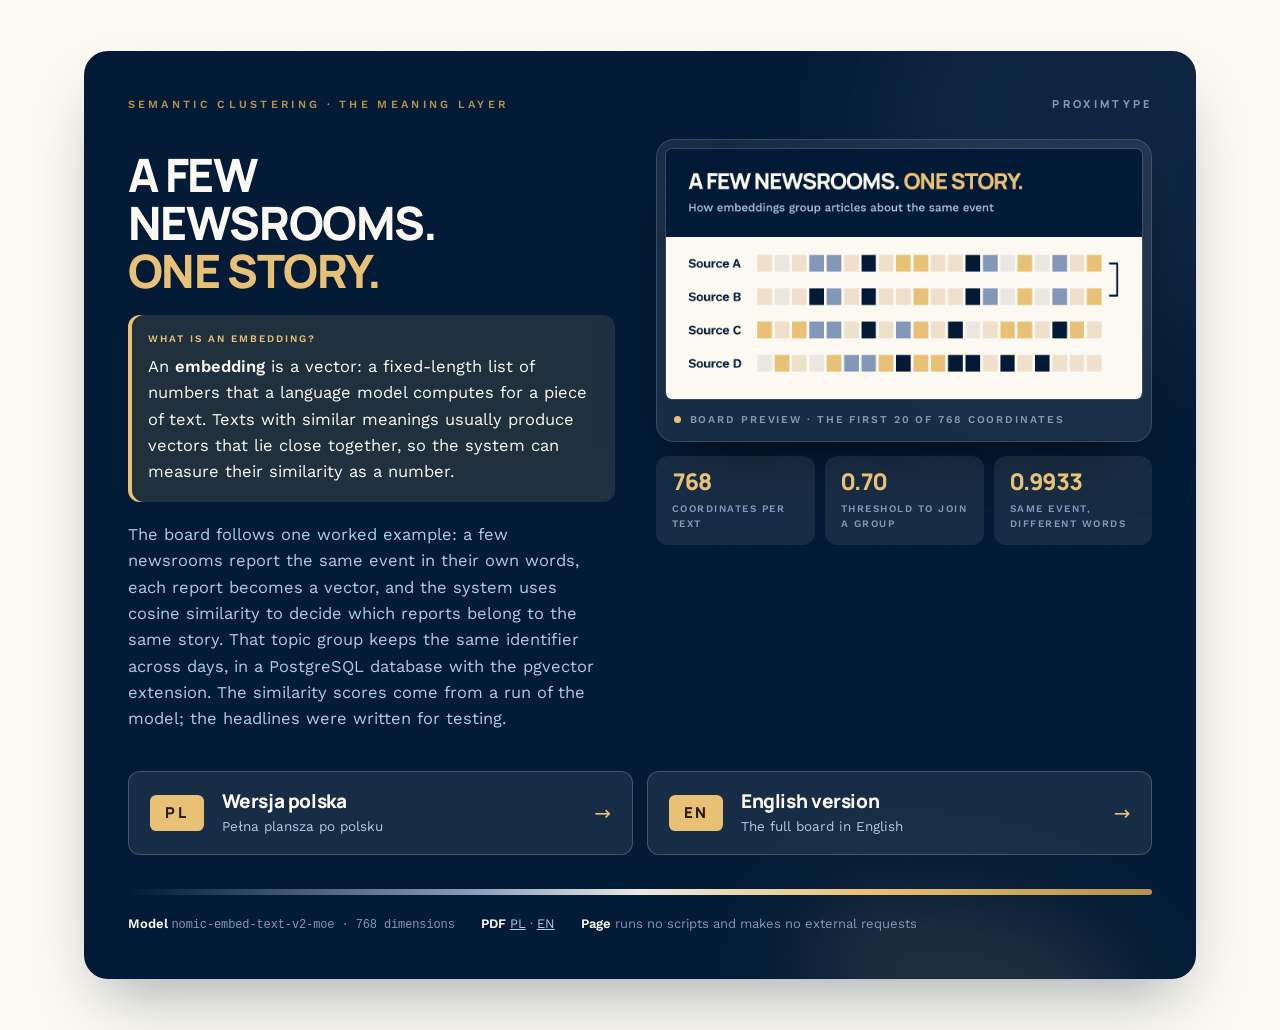
<file: index.html>
<!doctype html>
<html lang="en">
<head>
<meta charset="utf-8">
<meta name="viewport" content="width=device-width, initial-scale=1">
<title>A few newsrooms, one story · Proximtype</title>
<meta name="description" content="Choose a language version of the board: what an embedding is, and how a system merges a few news reports into one story.">

<!-- Language chooser: the choice of version, nothing else. The page itself is in
     English; the only Polish on it is the button leading to the PL board.
     ./set-base-url.sh <address> writes in the published address; until then this file,
     like both boards, holds a base-URL placeholder. -->
<link rel="canonical" href="https://przemyslaw-naruszewicz.github.io/embeddings-explained/index.html">
<link rel="alternate" hreflang="pl" href="https://przemyslaw-naruszewicz.github.io/embeddings-explained/embeddings-explained-pl.html">
<link rel="alternate" hreflang="en" href="https://przemyslaw-naruszewicz.github.io/embeddings-explained/embeddings-explained-en.html">
<link rel="alternate" hreflang="x-default" href="https://przemyslaw-naruszewicz.github.io/embeddings-explained/embeddings-explained-en.html">
<meta property="og:type" content="website">
<meta property="og:site_name" content="Proximtype">
<meta property="og:locale" content="en_US">
<meta property="og:locale:alternate" content="pl_PL">
<meta property="og:title" content="A few newsrooms, one story">
<meta property="og:description" content="What an embedding is, and how a system merges a few different news reports into one story. The similarity scores come from a run of the model on test headlines.">
<meta property="og:url" content="https://przemyslaw-naruszewicz.github.io/embeddings-explained/index.html">
<meta property="og:image" content="https://przemyslaw-naruszewicz.github.io/embeddings-explained/og/og-en-v4.png">
<meta property="og:image:type" content="image/png">
<meta property="og:image:width" content="2400">
<meta property="og:image:height" content="1260">
<meta property="og:image:alt" content="A few newsrooms, one story. Four strips show the first 20 of 768 headline coordinates. A bracket connects patterns A and B, with two cells differing in shade.">
<meta name="twitter:card" content="summary_large_image">

<link rel="stylesheet" href="assets/fonts-gdynia.css">
<link rel="stylesheet" href="assets/board-gdynia.css">
<style>
  /* ============================================================
     The language chooser. Built on top of assets/board-gdynia.css, which is where
     the whole palette, the typography and the navy panel decorations
     (.heroCard, .defbox, .blob1, .blob2, .grain) come from. This sheet adds only
     the page frame, the preview border, the row of numbers and the two
     version buttons.
     ============================================================ */

  /* The typeface is set by the .board rule in the board stylesheet, and the chooser
     is not a board, so without this the paragraphs would fall back to the browser default. */
  body{background:var(--surface);color:var(--on-surface);
    font-family:var(--body);font-size:16.5px;line-height:1.62;
    -webkit-font-smoothing:antialiased}
  ::selection{background:var(--brass);color:var(--on-brass)}

  .gate{min-height:100vh;display:flex;align-items:center;padding:clamp(20px,4vw,56px) 0}
  .gate .wrap{width:100%}
  .gate .heroCard{padding:clamp(26px,3.4vw,46px)}

  /* Card header: the subject line on the left, the publisher mark on the right. */
  .cardTop{position:relative;z-index:2;display:flex;flex-wrap:wrap;gap:8px 24px;
    justify-content:space-between;align-items:baseline}
  .mark{font-family:var(--head);font-weight:800;font-size:11px;letter-spacing:.3em;
    text-transform:uppercase;color:var(--on-primary-container)}

  /* Two columns on a wide screen: the definition and a taste of the content on the
     left, a preview of the board with a row of numbers under it on the right. The
     language choice sits below both, across the full width of the card. It is the only
     action on this page, so it shares its space with nothing else. */
  .cols{position:relative;z-index:2;margin-top:clamp(18px,2vw,26px);
    display:grid;gap:clamp(24px,3.2vw,44px);
    grid-template-columns:minmax(0,1fr) minmax(0,1.02fr);align-items:start}

  .gate h1.hl{margin-top:12px;max-width:14ch;font-size:clamp(28px,3.8vw,46px)}
  .gate .defbox{margin-top:20px}
  .gate .sub{margin-top:20px;max-width:48ch;font-size:16.5px}

  /* Three numbers from the board, to show its scale rather than summarise it. */
  .facts{margin:14px 0 0;padding:0;list-style:none;
    display:grid;grid-template-columns:repeat(3,minmax(0,1fr));gap:10px}
  .facts li{background:rgba(251,249,242,.08);border-radius:var(--r-lg);padding:14px 16px}
  .facts .v{font-family:var(--head);font-weight:800;font-size:clamp(19px,1.9vw,23px);line-height:1;
    letter-spacing:-.03em;color:var(--brass);font-variant-numeric:tabular-nums}
  .facts .k{margin-top:9px;font-size:10px;font-weight:600;letter-spacing:.15em;
    text-transform:uppercase;line-height:1.45;color:var(--on-primary-container)}

  /* The preview: the English Open Graph frame, the same image a reader of the
     preview card will see. */
  .shot{margin:0;padding:10px;border-radius:calc(var(--r-lg) + 6px);
    background:rgba(251,249,242,.08);
    box-shadow:0 30px 60px -26px rgba(0,0,0,.7),inset 0 0 0 1px rgba(251,249,242,.14)}
  .shot img{display:block;width:100%;height:auto;border-radius:var(--r-sm);
    box-shadow:0 0 0 1px rgba(251,249,242,.14)}
  .shot .cap{display:flex;align-items:center;gap:9px;padding:12px 8px 4px;
    color:var(--on-primary-container);
    font-size:10.5px;font-weight:600;letter-spacing:.18em;text-transform:uppercase}
  .shot .cap::before{content:"";flex:none;width:7px;height:7px;border-radius:50%;background:var(--brass)}

  /* Two buttons, one per language: plain links to two separate source files, no
     script. They carry equal weight, because the page does not guess which language
     the reader came for. */
  .choose{position:relative;z-index:2;margin-top:clamp(26px,3vw,38px);
    display:grid;grid-template-columns:repeat(2,1fr);gap:14px}
  .choose a{display:grid;grid-template-columns:auto minmax(0,1fr) auto;gap:0 18px;align-items:center;
    padding:19px 22px;border-radius:var(--r-lg);text-decoration:none;color:var(--surface);
    background:rgba(251,249,242,.08);box-shadow:inset 0 0 0 1px rgba(251,249,242,.2);
    transition:transform .16s ease,box-shadow .16s ease,background-color .16s ease}
  .choose .code{grid-row:1 / span 2;width:54px;padding:9px 0;text-align:center;
    border-radius:var(--r-sm);background:var(--brass);color:var(--on-brass);
    font-family:var(--head);font-weight:800;font-size:15px;letter-spacing:.14em;line-height:1.2}
  .choose .name{grid-column:2;grid-row:1;font-family:var(--head);font-weight:800;font-size:19px;
    letter-spacing:-.02em;line-height:1.16}
  .choose .what{grid-column:2;grid-row:2;margin-top:5px;font-size:13.5px;line-height:1.45;
    color:var(--primary-fixed-dim)}
  .choose .go{grid-column:3;grid-row:1 / span 2;font-family:var(--head);font-size:20px;
    color:var(--brass);transition:transform .16s ease}
  .choose a:hover{transform:translateY(-2px);background:rgba(251,249,242,.15);
    box-shadow:inset 0 0 0 1px var(--brass),0 20px 36px -20px rgba(0,0,0,.8)}
  .choose a:hover .go{transform:translateX(4px)}
  .choose a:focus-visible{outline:3px solid var(--brass-soft);outline-offset:3px}

  /* The heat map scale doing duty as the rule above the footer: the same gradient
     the board uses to show the value of a coordinate. */
  .rule{position:relative;z-index:2;margin-top:clamp(24px,2.8vw,34px);height:6px;border-radius:99px;
    background:linear-gradient(90deg,#021a35,#8fa3bf 35%,var(--sc-high) 50%,#e9c176 72%,#b4914b)}

  .gate .foot{position:relative;z-index:2;margin-top:18px;padding-top:0;
    display:flex;flex-wrap:wrap;gap:8px 26px;
    color:var(--on-primary-container);font-size:13px}
  /* .foot b is navy in board-gdynia.css, which disappears on a navy card. */
  .gate .foot b{color:var(--surface)}
  .gate .foot a{color:var(--primary-fixed-dim)}
  .gate .foot a:hover{color:var(--brass-soft)}

  @media (max-width:980px){
    .gate{min-height:0}
    .cols{grid-template-columns:1fr}
    .gate h1.hl{max-width:20ch}
    .gate .sub{max-width:58ch}
  }
  @media (max-width:640px){
    /* On a narrow screen the subject line wraps onto two rows and the publisher mark
       is left alone beneath it, where it reads better as a vignette above the subject. */
    .cardTop{flex-direction:column-reverse;align-items:flex-start;gap:9px}
    .cardTop .eyebrow{letter-spacing:.2em}
  }
  @media (max-width:560px){
    .choose{grid-template-columns:1fr}
    .facts{grid-template-columns:1fr}
    .facts li{display:flex;align-items:baseline;gap:12px}
    .facts .k{margin-top:0}
  }
  @media (prefers-reduced-motion:reduce){
    .choose a,.choose .go{transition:none}
    .choose a:hover{transform:none}
    .choose a:hover .go{transform:none}
  }
</style>
</head>
<body>

<main class="gate">
  <div class="wrap">
    <div class="heroCard">
      <div class="blob1"></div><div class="blob2"></div><div class="grain"></div>

      <div class="cardTop">
        <p class="eyebrow">Semantic clustering · the meaning layer</p>
        <p class="mark">Proximtype</p>
      </div>

      <div class="cols">
        <div class="intro">
          <h1 class="hl">A few newsrooms.<br><span class="brasstx">One story.</span></h1>

          <div class="defbox">
            <span class="dt">What is an embedding?</span>
            <p>
              An <b>embedding</b> is a vector: a fixed-length list of numbers that a language
              model computes for a piece of text. Texts with similar meanings usually produce
              vectors that lie close together, so the system can measure their similarity
              as a number.
            </p>
          </div>

          <p class="sub">
            The board follows one worked example: a few newsrooms report the same event in their
            own words, each report becomes a vector, and the system uses cosine similarity to decide
            which reports belong to the same story. That topic group keeps the same identifier across days,
            in a PostgreSQL database with the pgvector extension. The similarity scores come from a
            run of the model; the headlines were written for testing.
          </p>
        </div>

        <div class="aside">
          <figure class="shot">
            <img src="og/og-en-v4.png" width="2400" height="1260" loading="eager"
                 alt="Preview of the English board: four heat strips showing the first 20 of 768
                      coordinates for four headlines. The two headlines about the same event share an
                      almost identical pattern, with two cells differing in shade; the other two differ clearly.">
            <figcaption class="cap">Board preview · the first 20 of 768 coordinates</figcaption>
          </figure>

          <ul class="facts">
            <li>
              <div class="v">768</div>
              <div class="k">coordinates per text</div>
            </li>
            <li>
              <div class="v">0.70</div>
              <div class="k">threshold to join a group</div>
            </li>
            <li>
              <div class="v">0.9933</div>
              <div class="k">same event, different words</div>
            </li>
          </ul>
        </div>
      </div>

      <nav class="choose" aria-label="Language">
        <a lang="pl" hreflang="pl" href="embeddings-explained-pl.html">
          <span class="code">PL</span>
          <span class="name">Wersja polska</span>
          <span class="what">Pełna plansza po polsku</span>
          <span class="go" aria-hidden="true">&rarr;</span>
        </a>
        <a lang="en" hreflang="en" href="embeddings-explained-en.html">
          <span class="code">EN</span>
          <span class="name">English version</span>
          <span class="what">The full board in English</span>
          <span class="go" aria-hidden="true">&rarr;</span>
        </a>
      </nav>

      <div class="rule"></div>

      <div class="foot">
        <span><b>Model</b> <span class="mono">nomic-embed-text-v2-moe · 768 dimensions</span></span>
        <span><b>PDF</b>
          <a lang="pl" hreflang="pl" href="embeddings-explained-pl.pdf">PL</a> ·
          <a lang="en" hreflang="en" href="embeddings-explained-en.pdf">EN</a></span>
        <span><b>Page</b> runs no scripts and makes no external requests</span>
      </div>
    </div>
  </div>
</main>

</body>
</html>
</file>
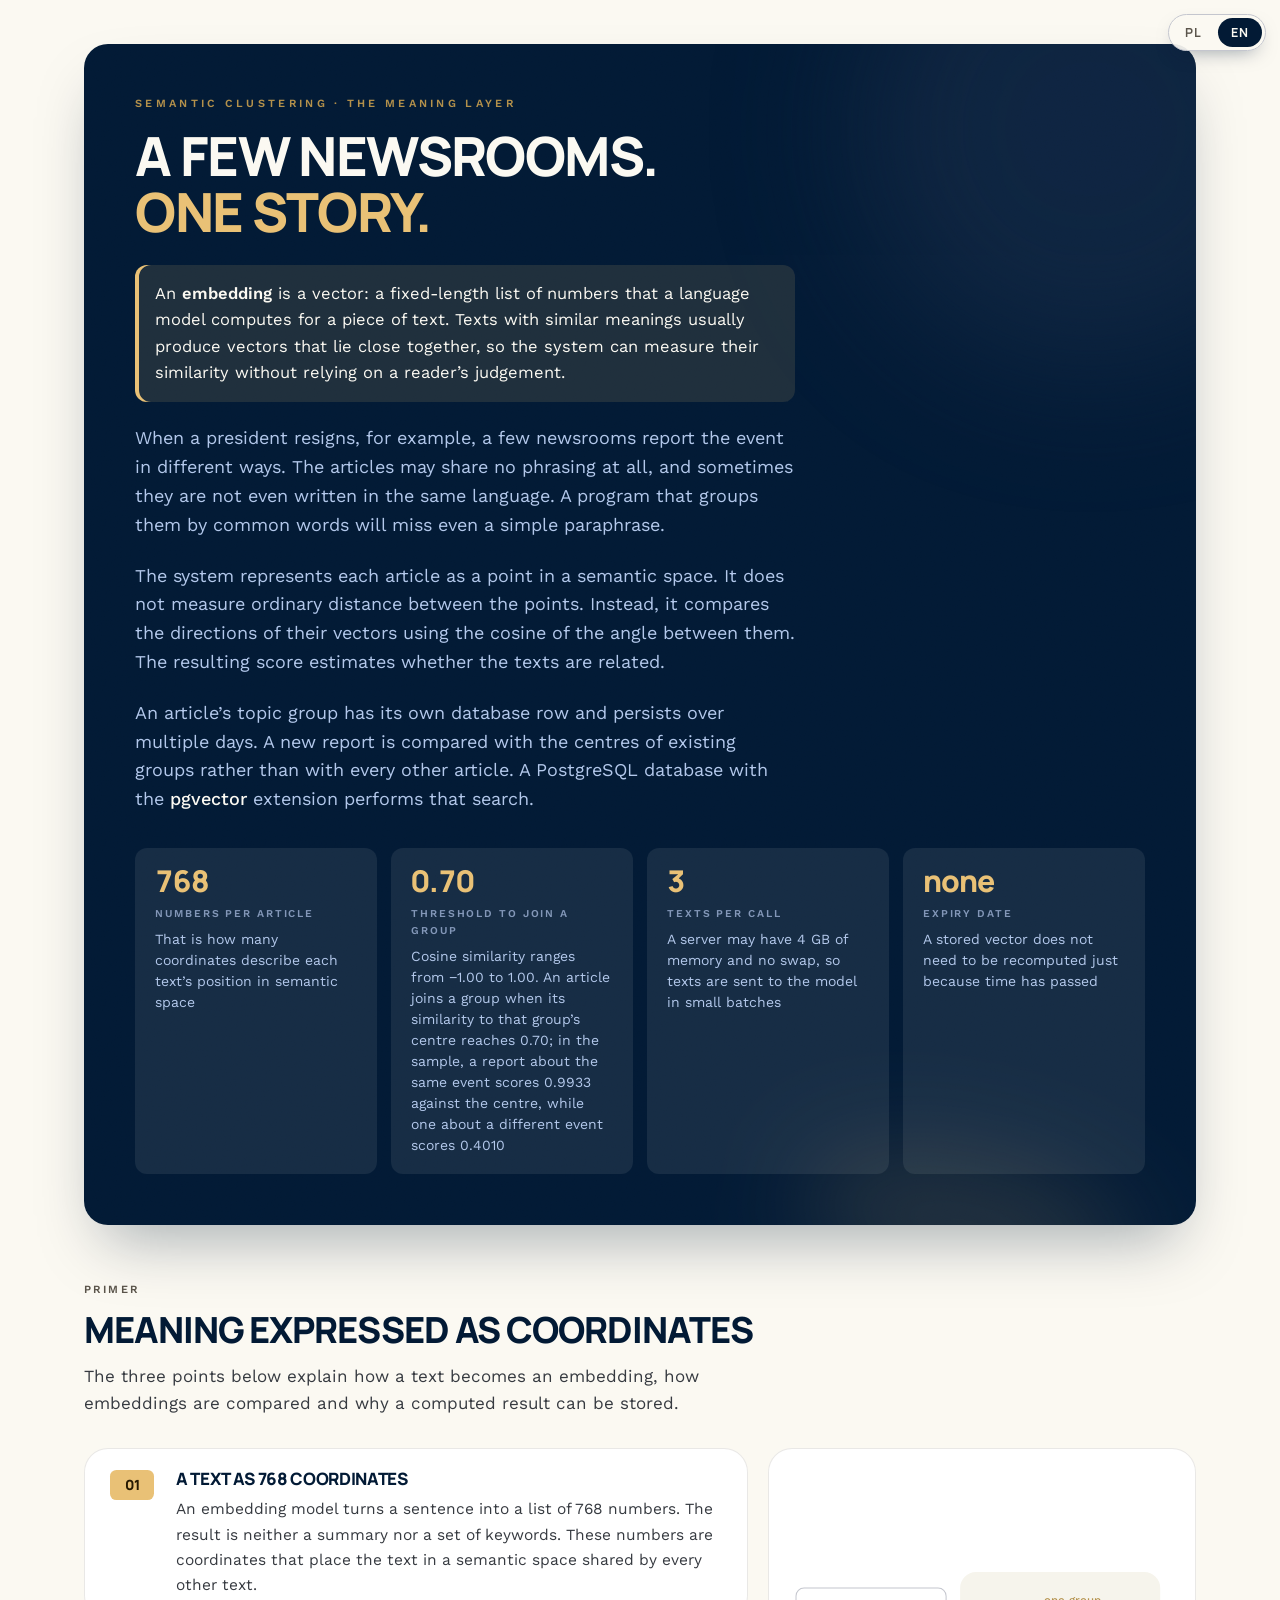
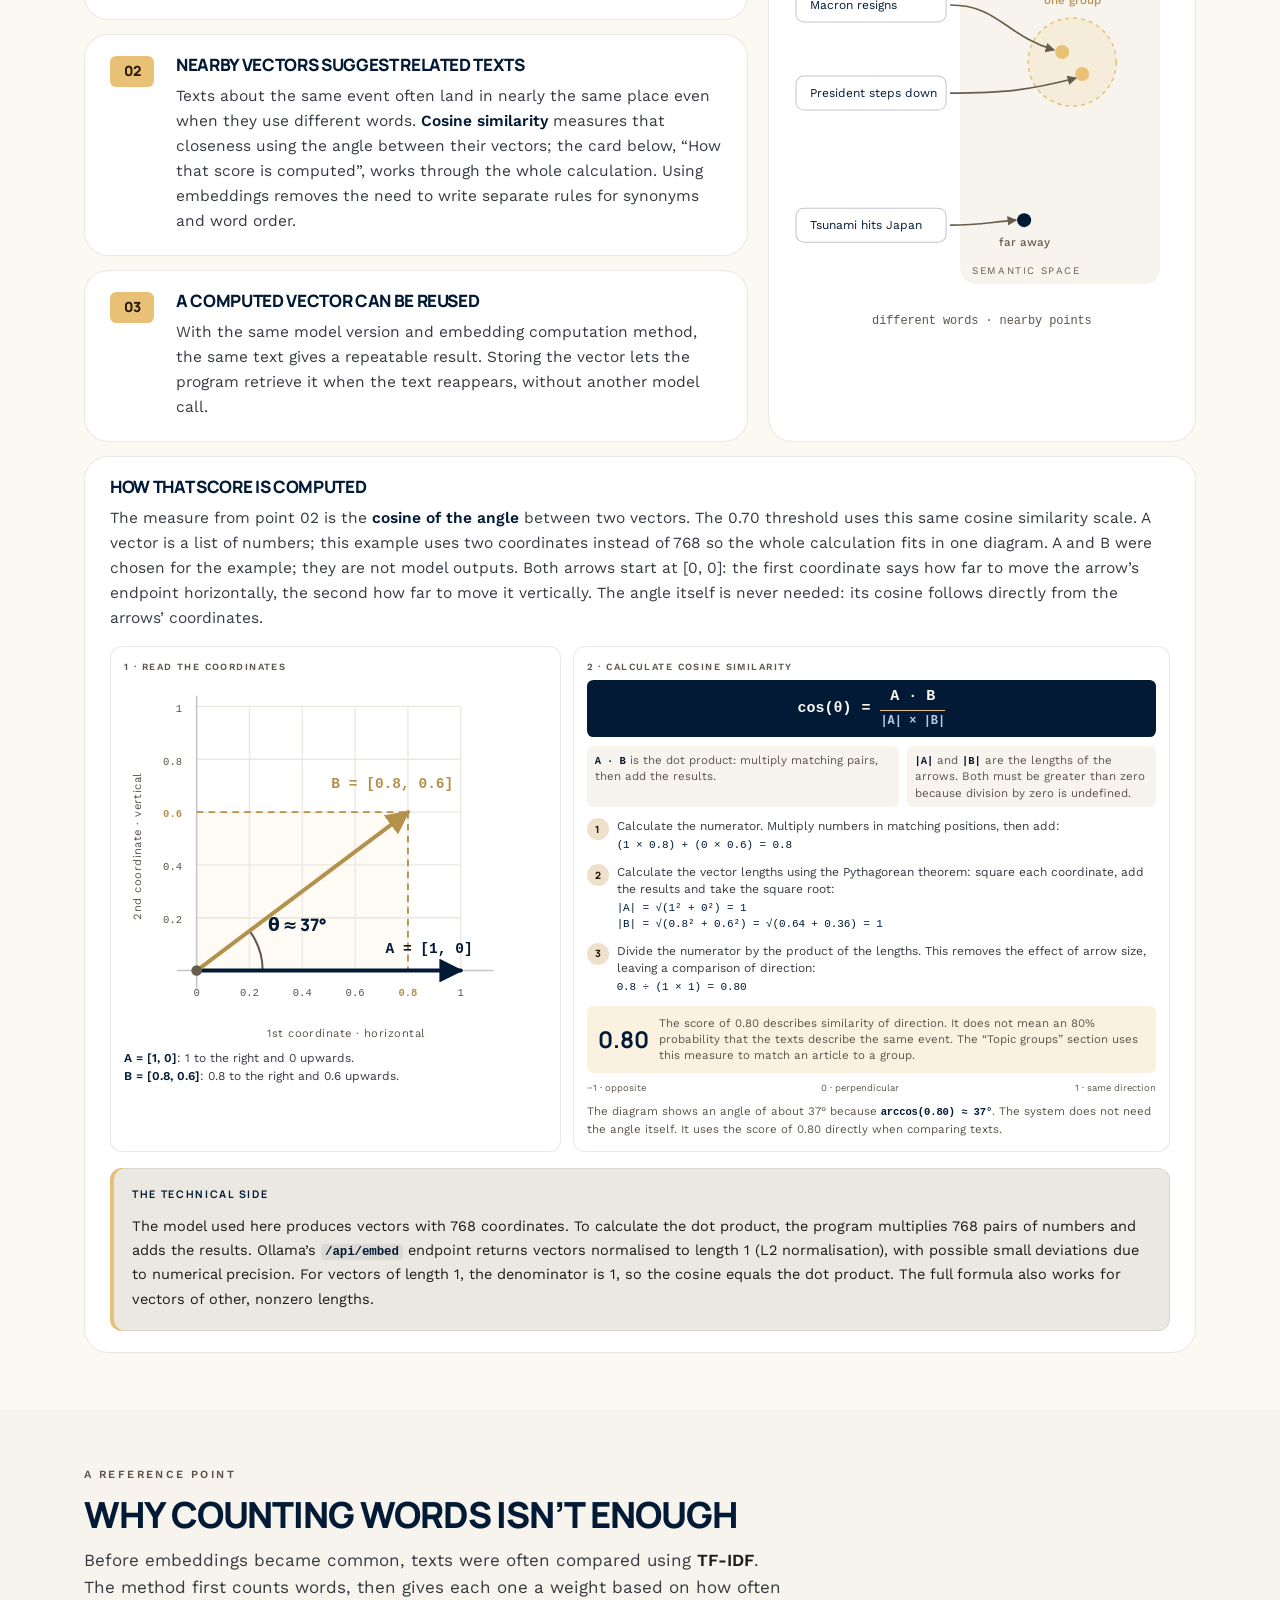
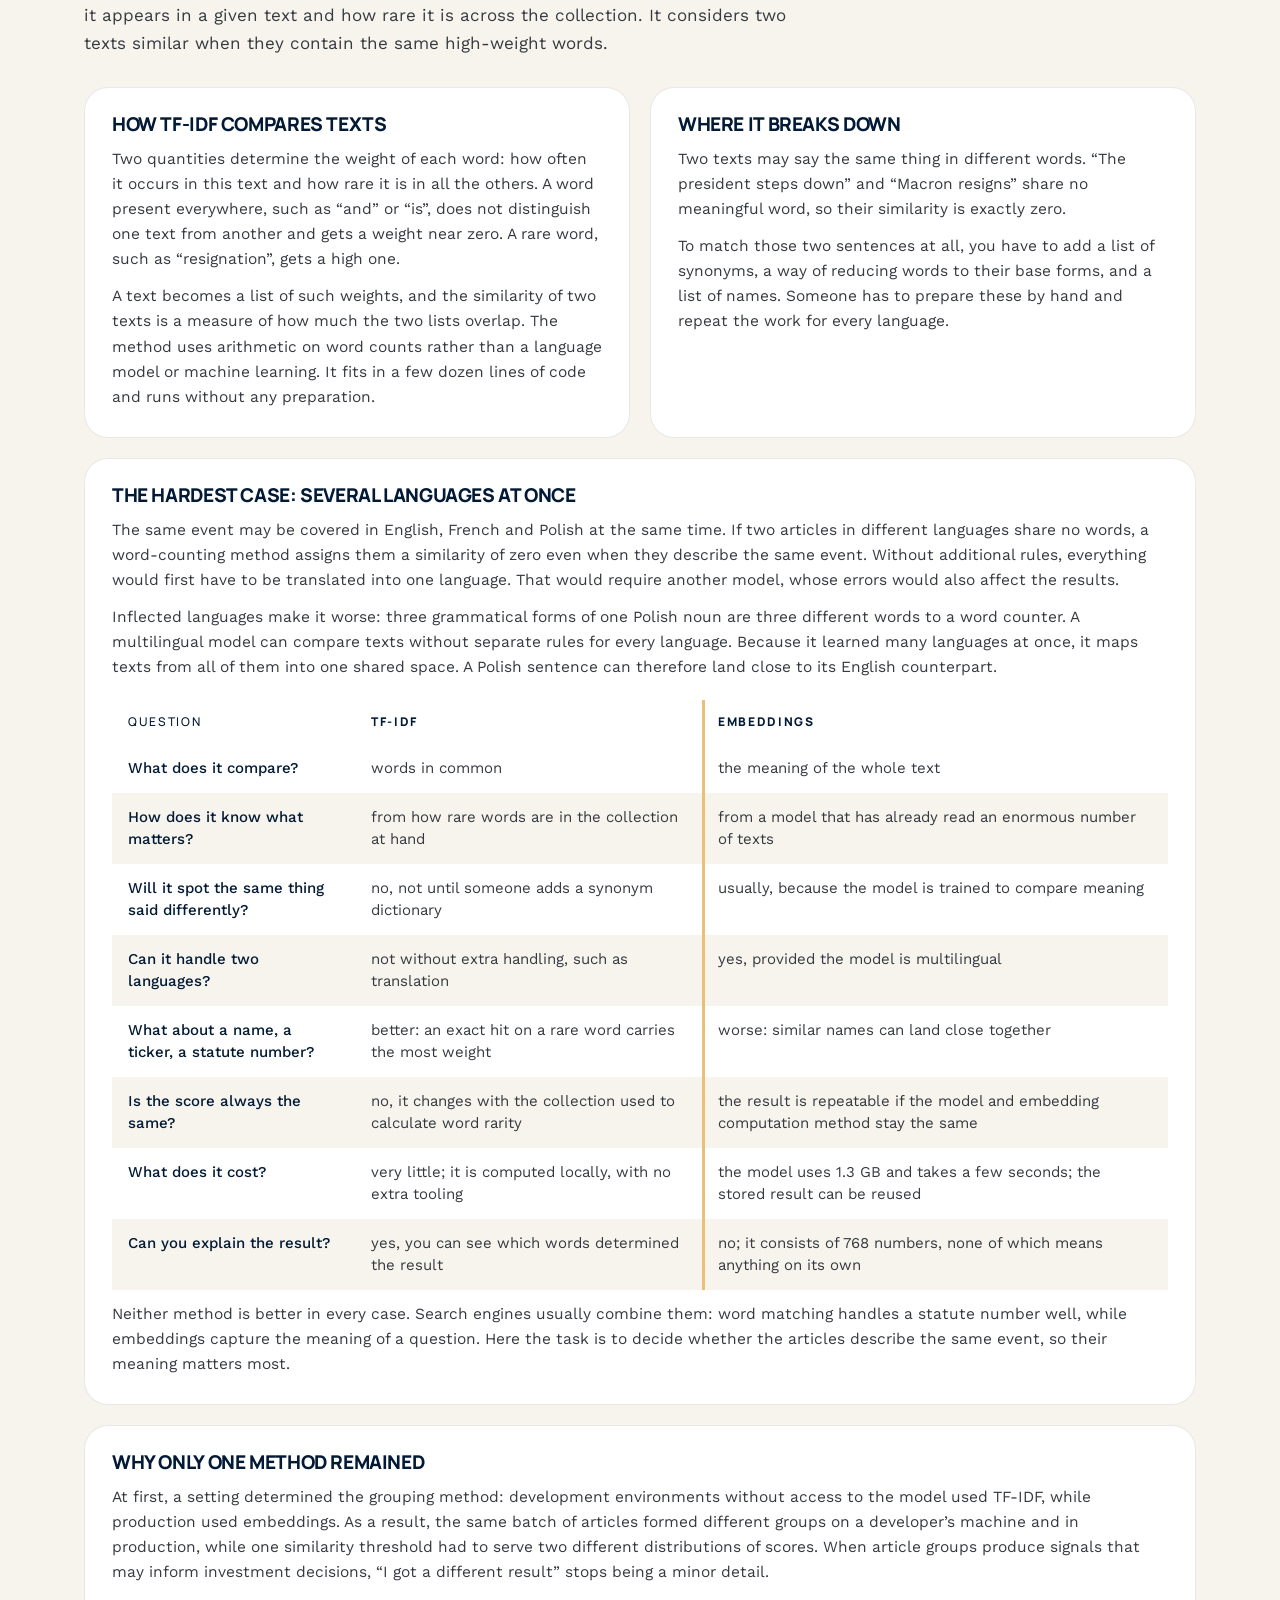
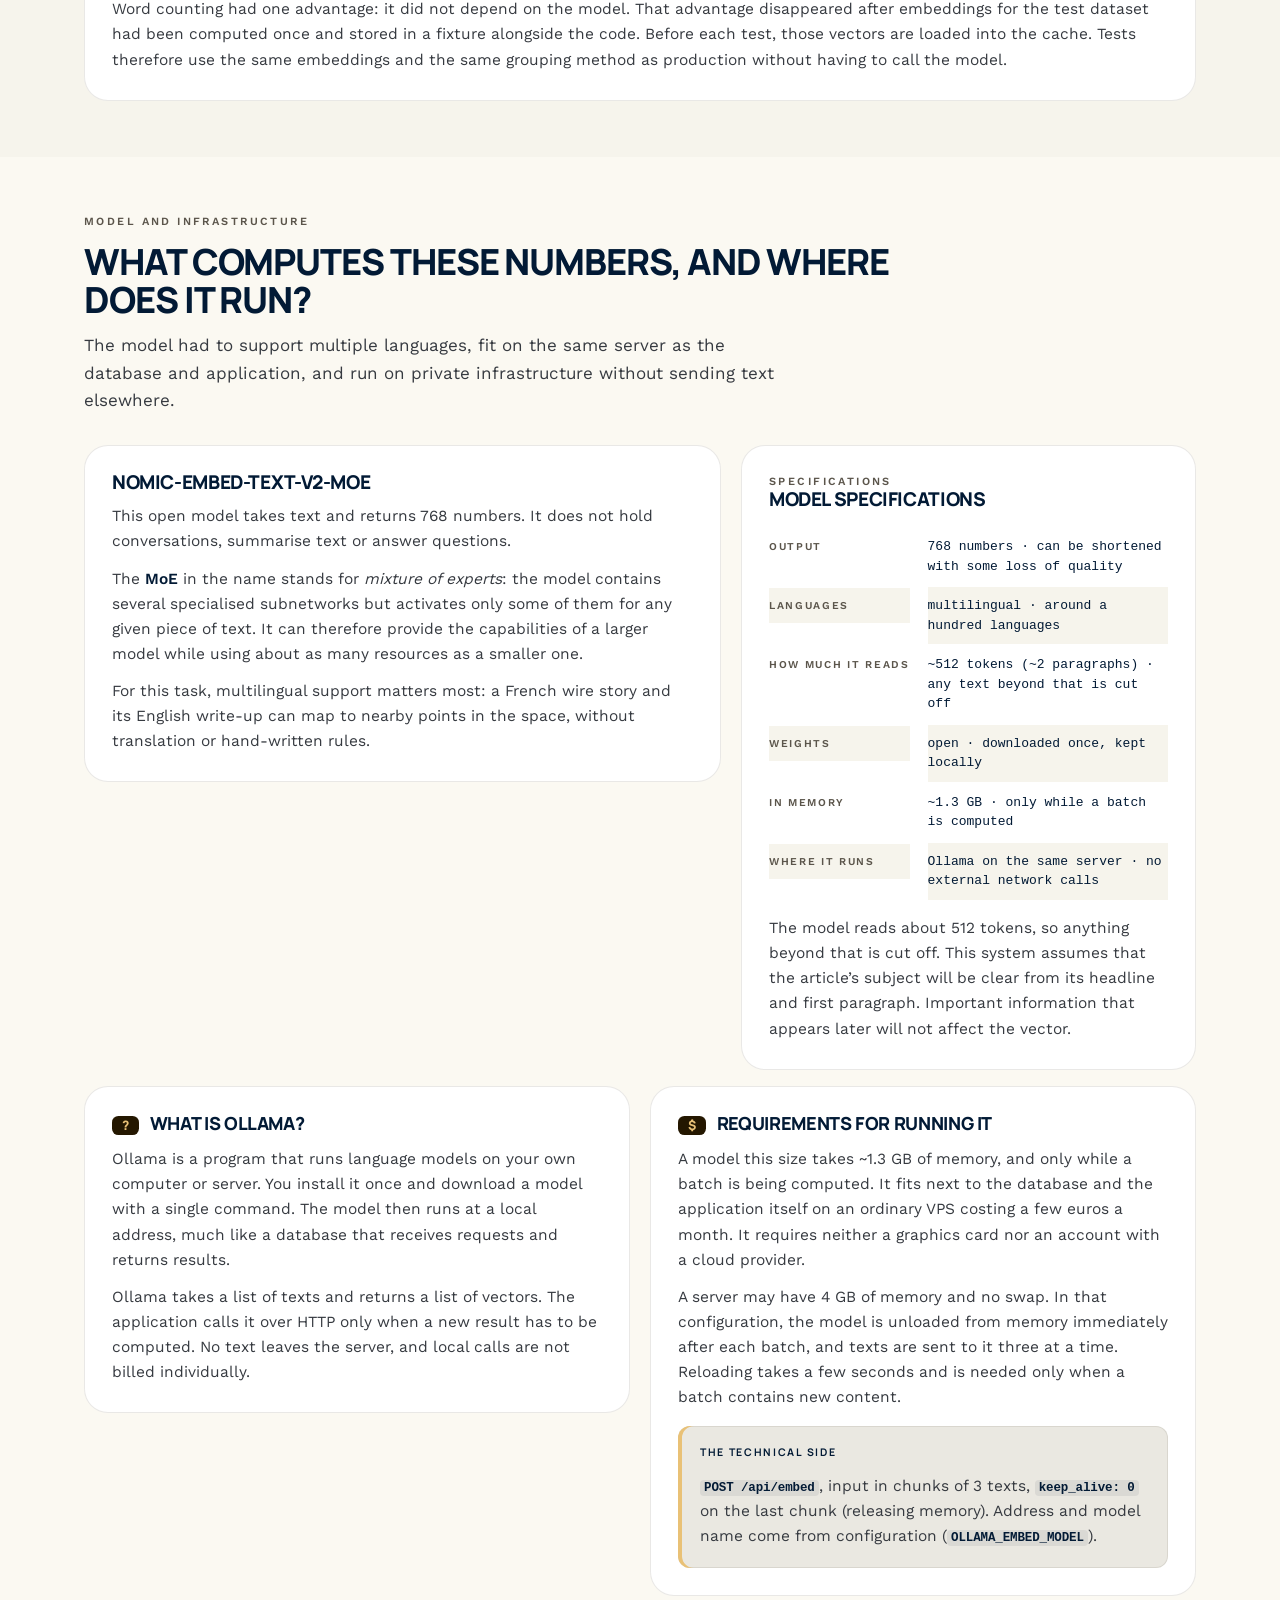
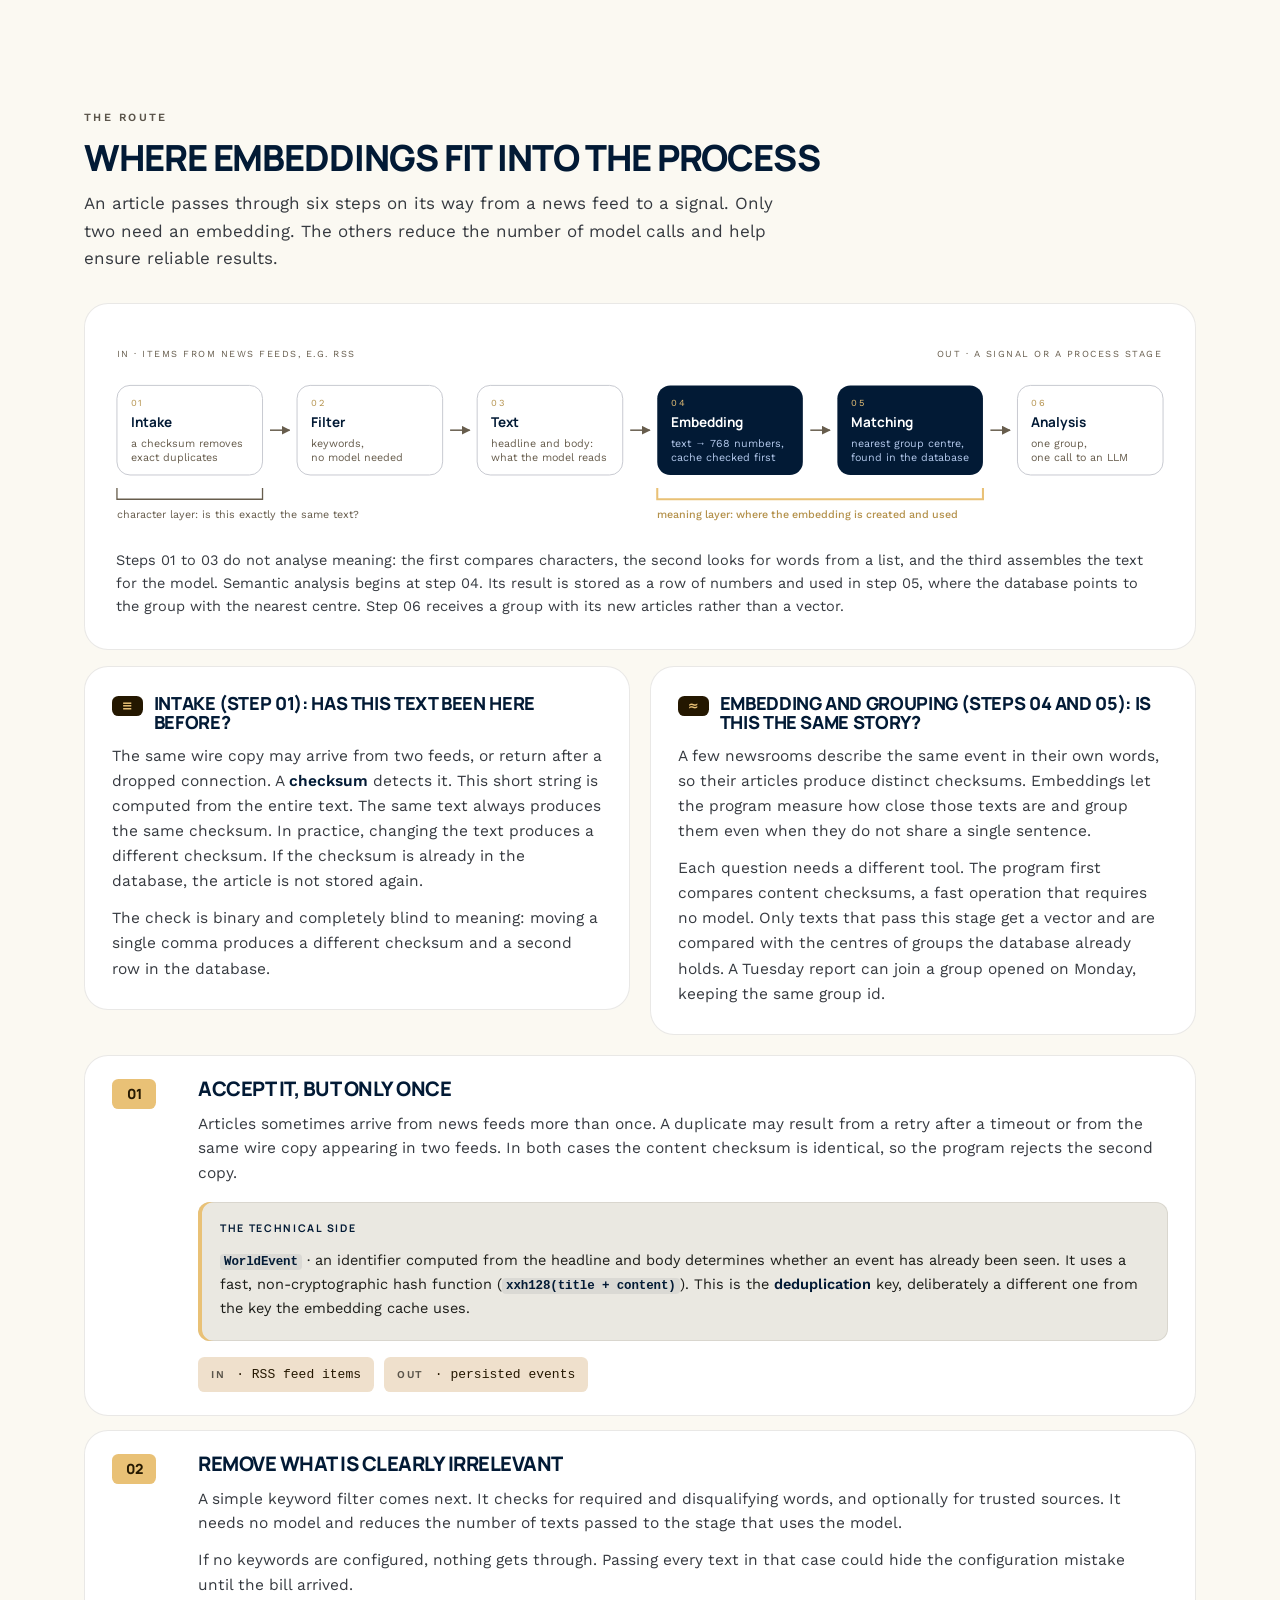
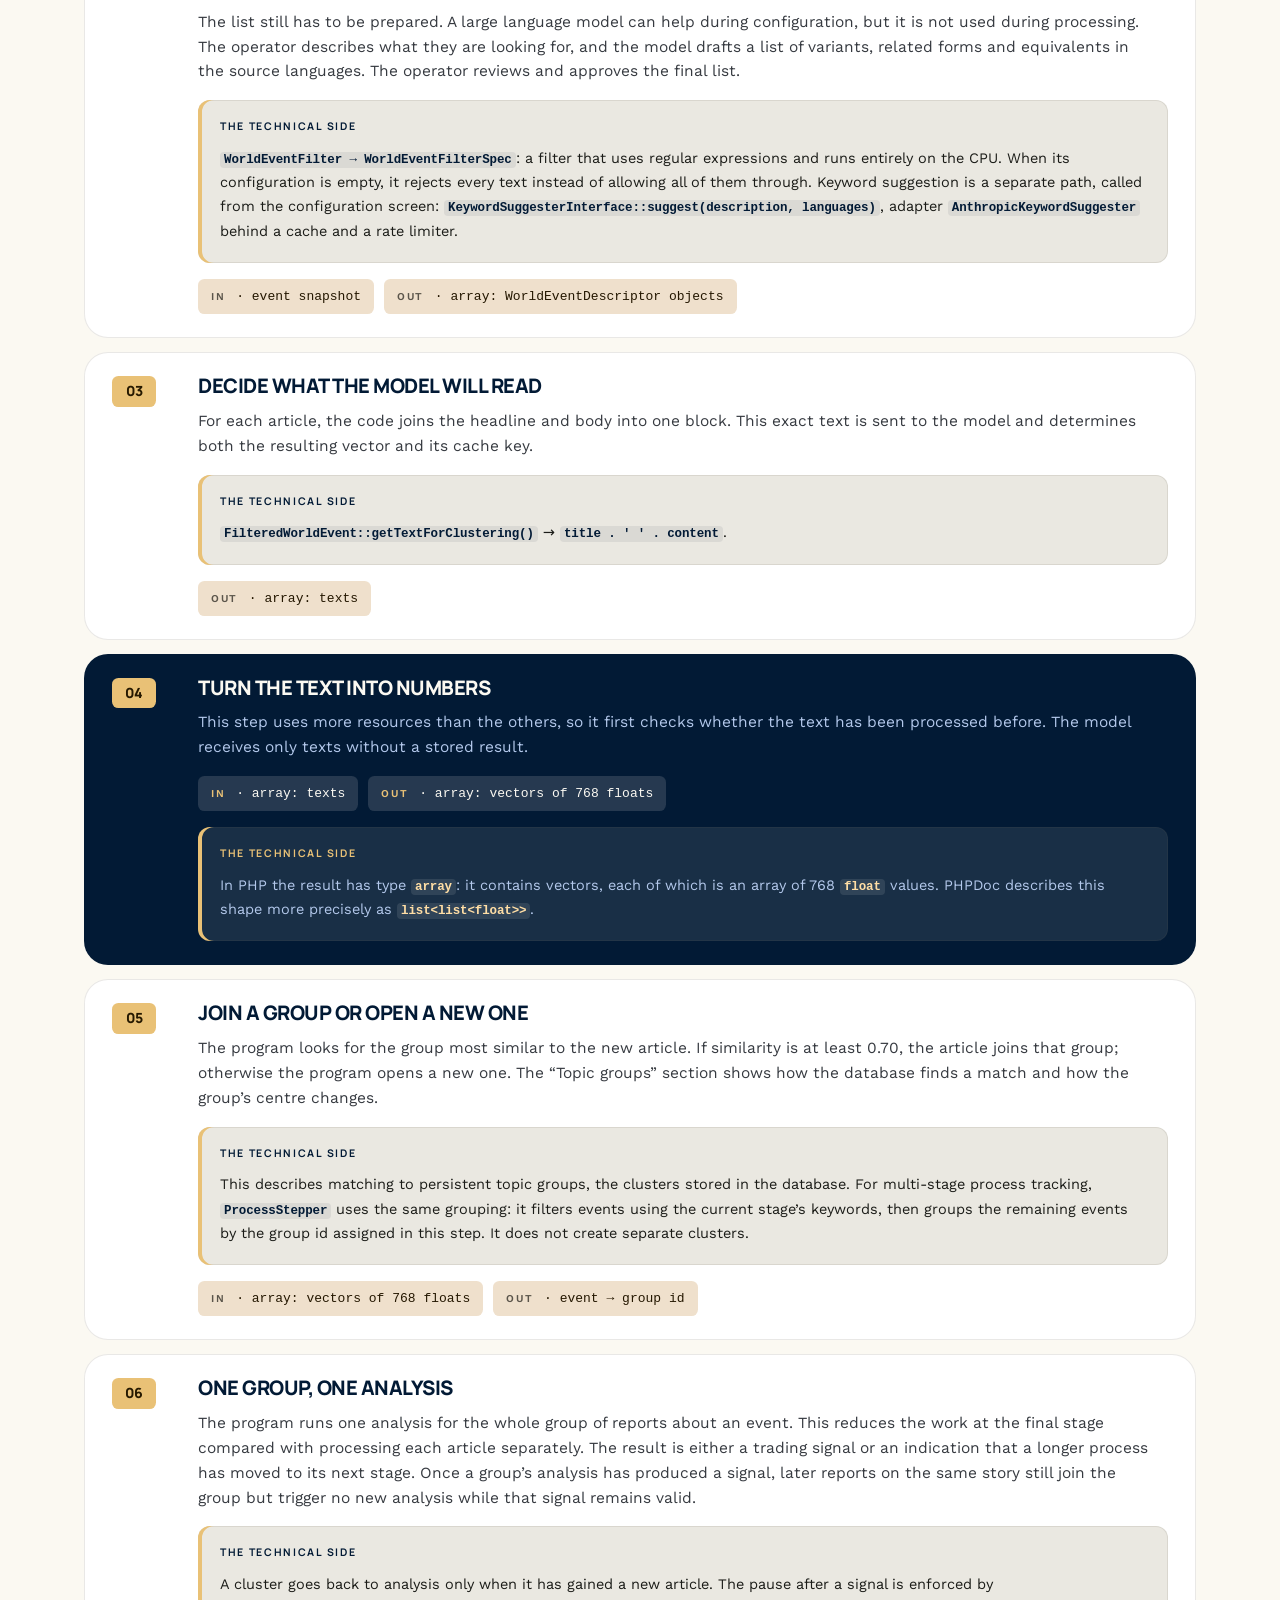
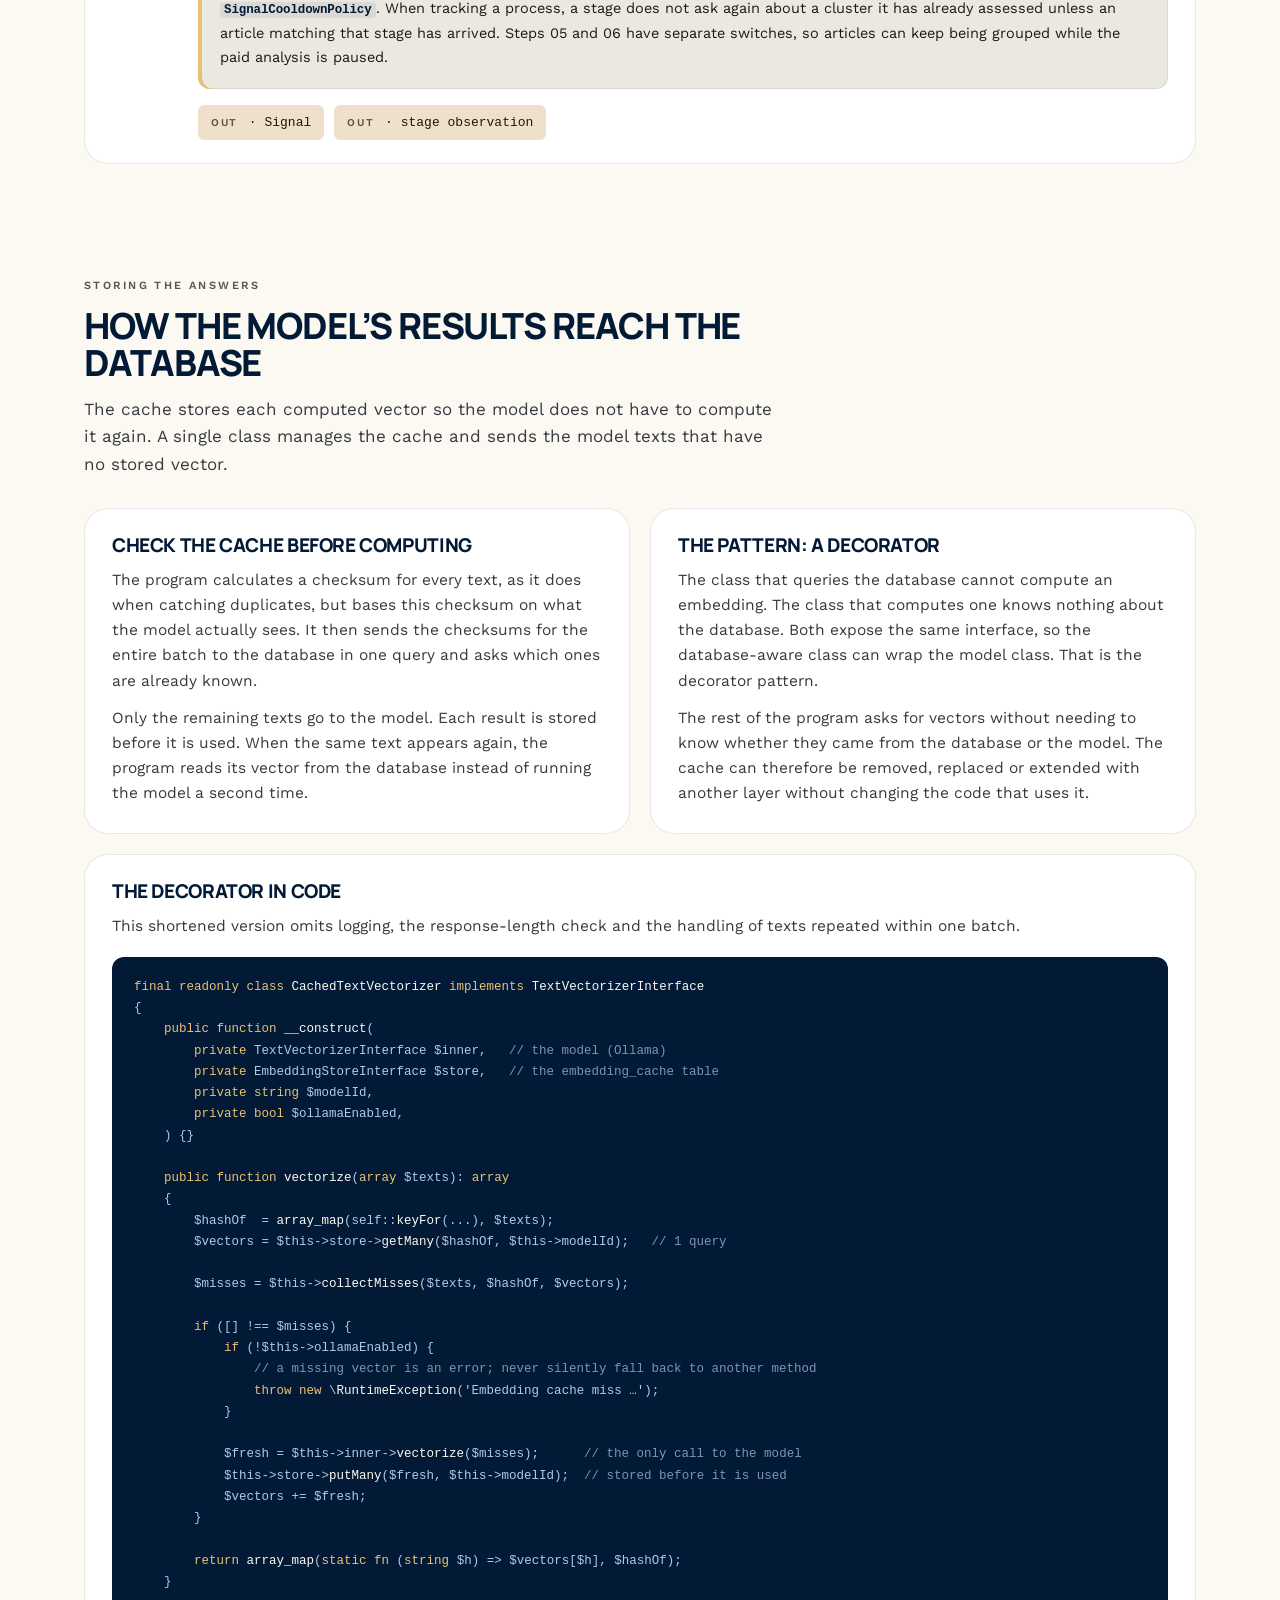
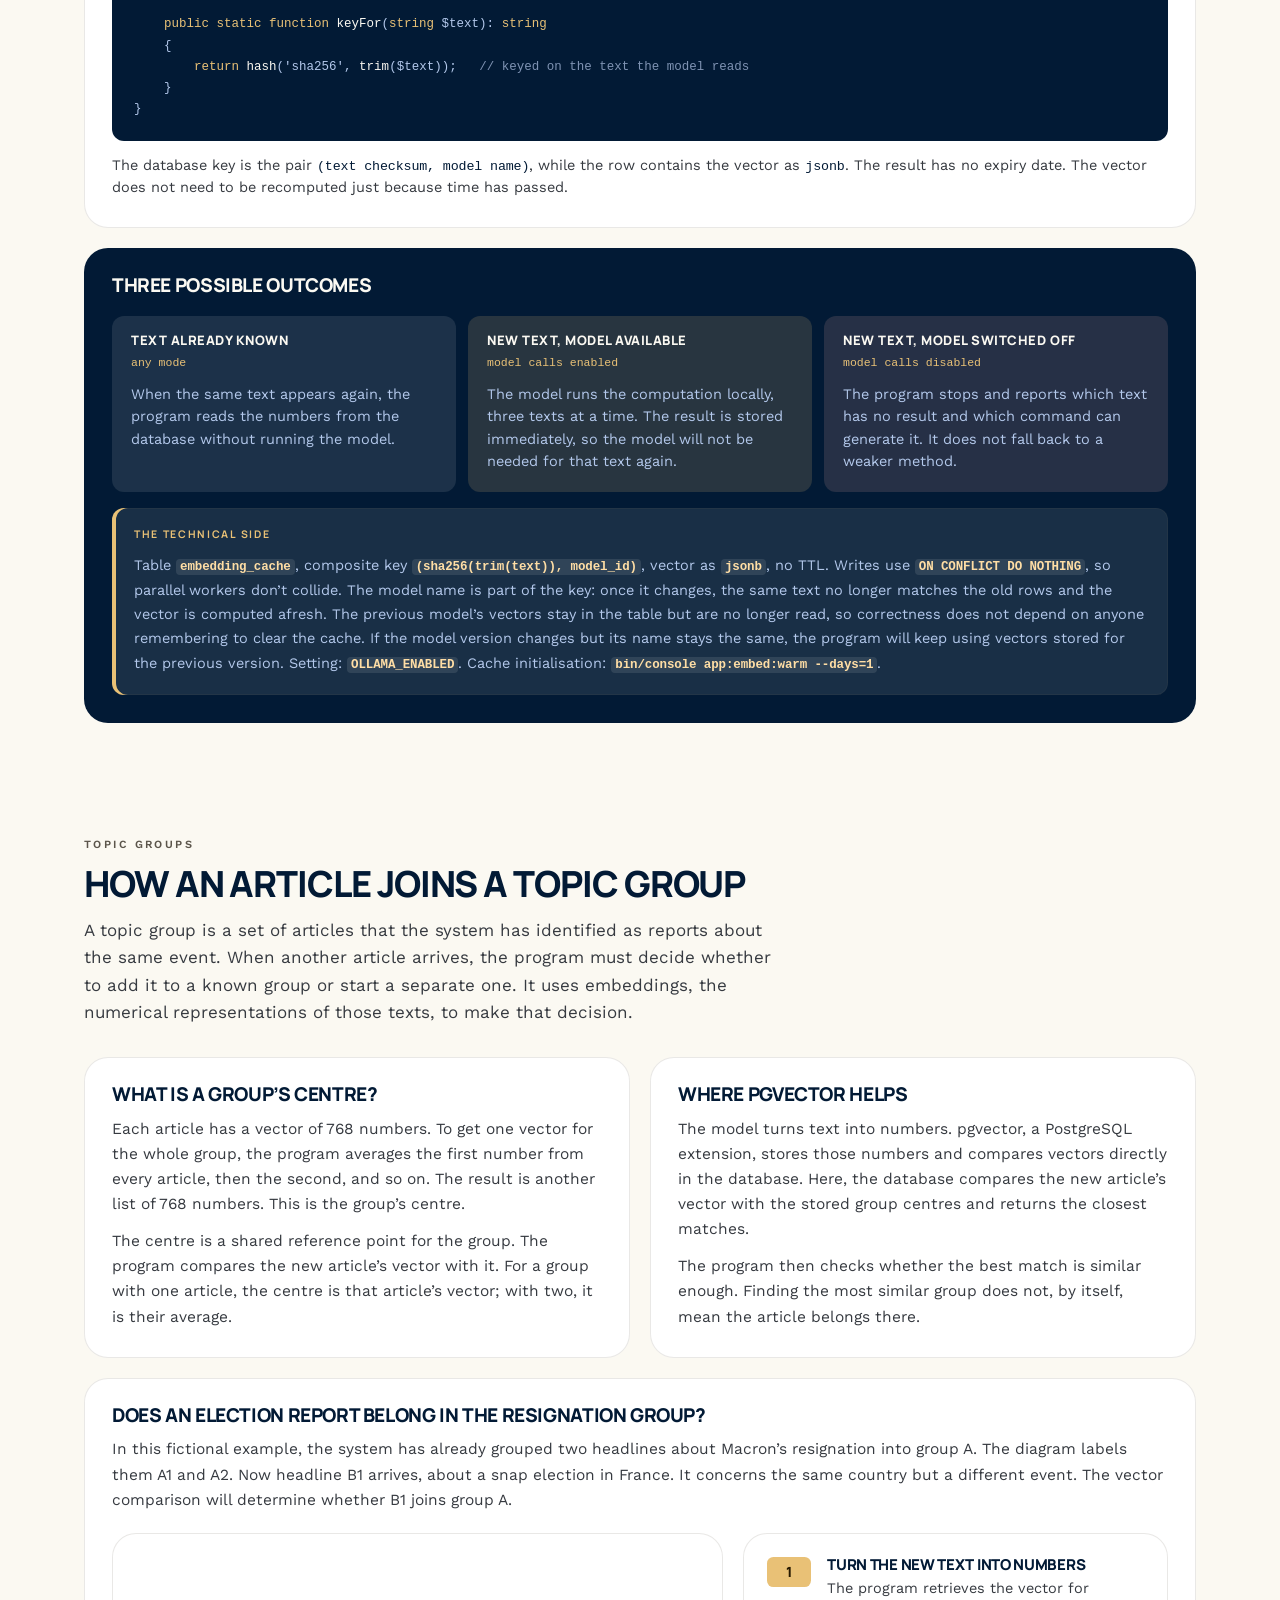
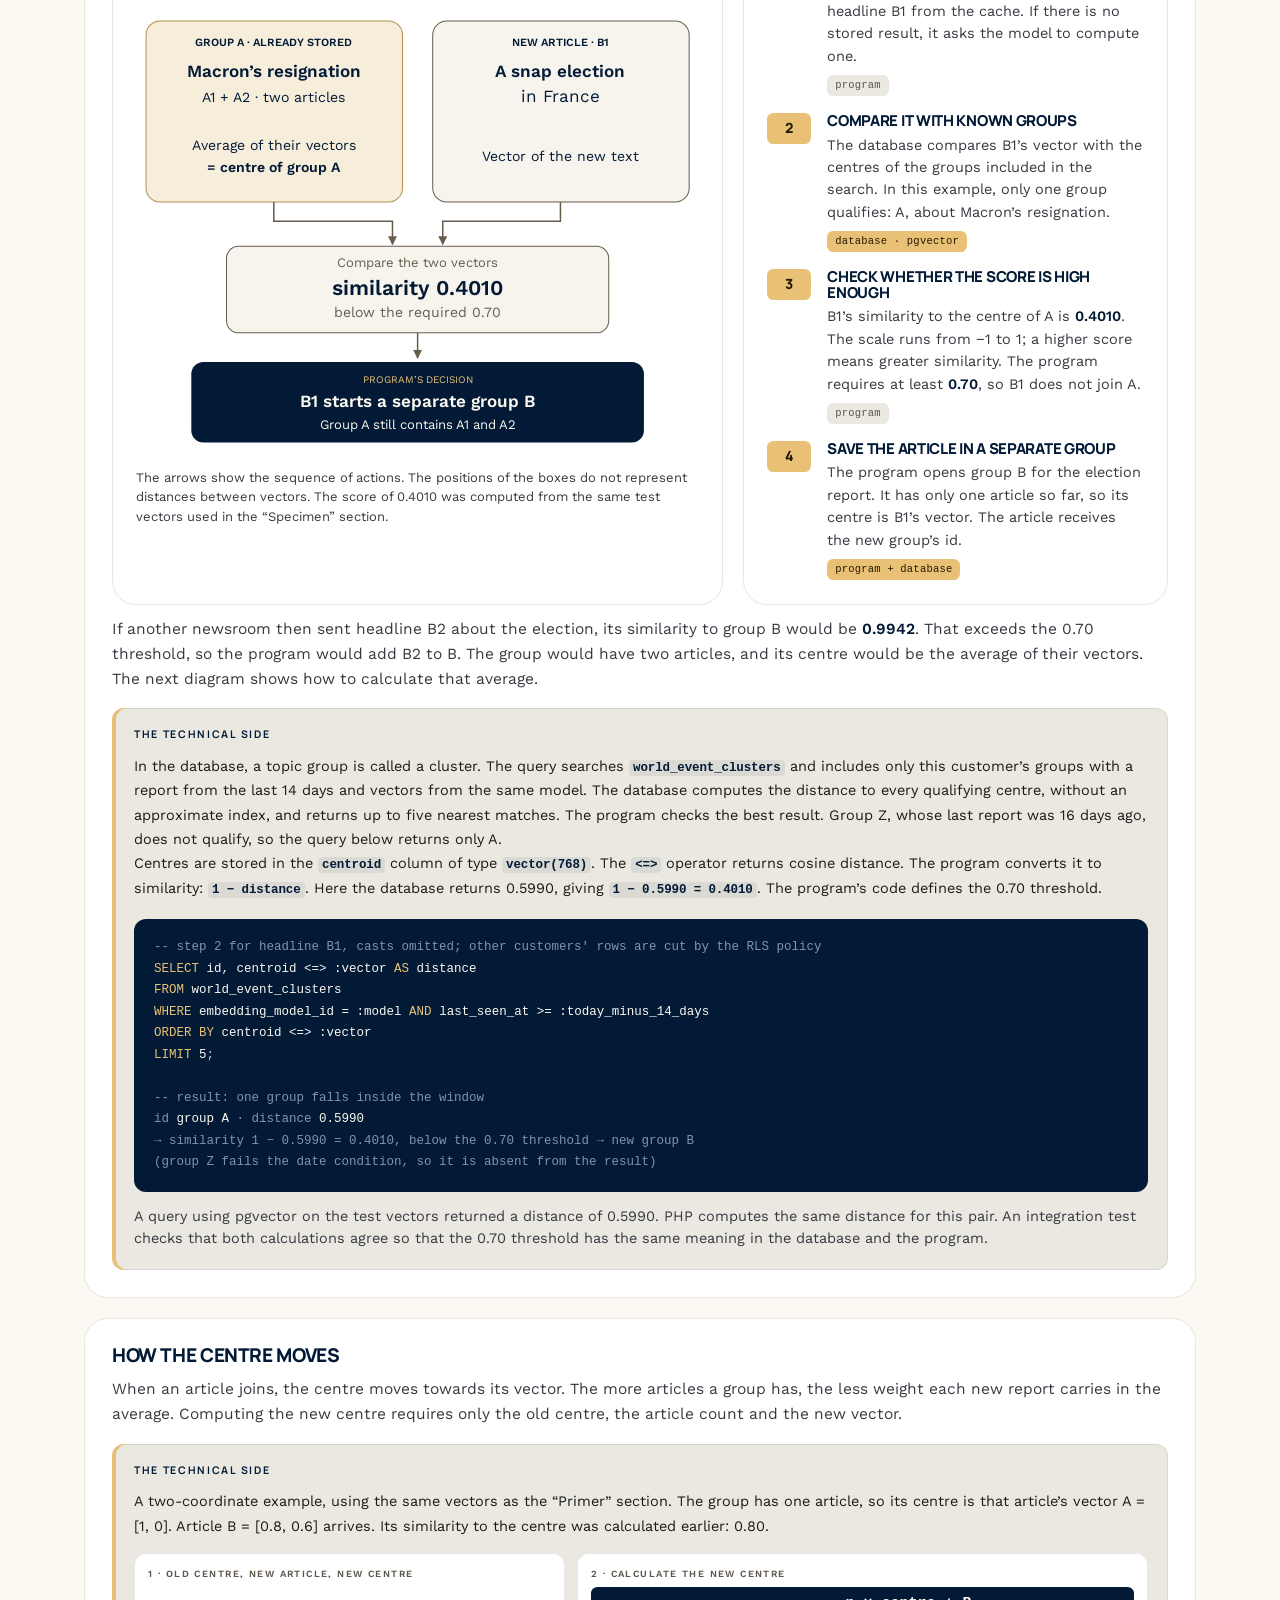
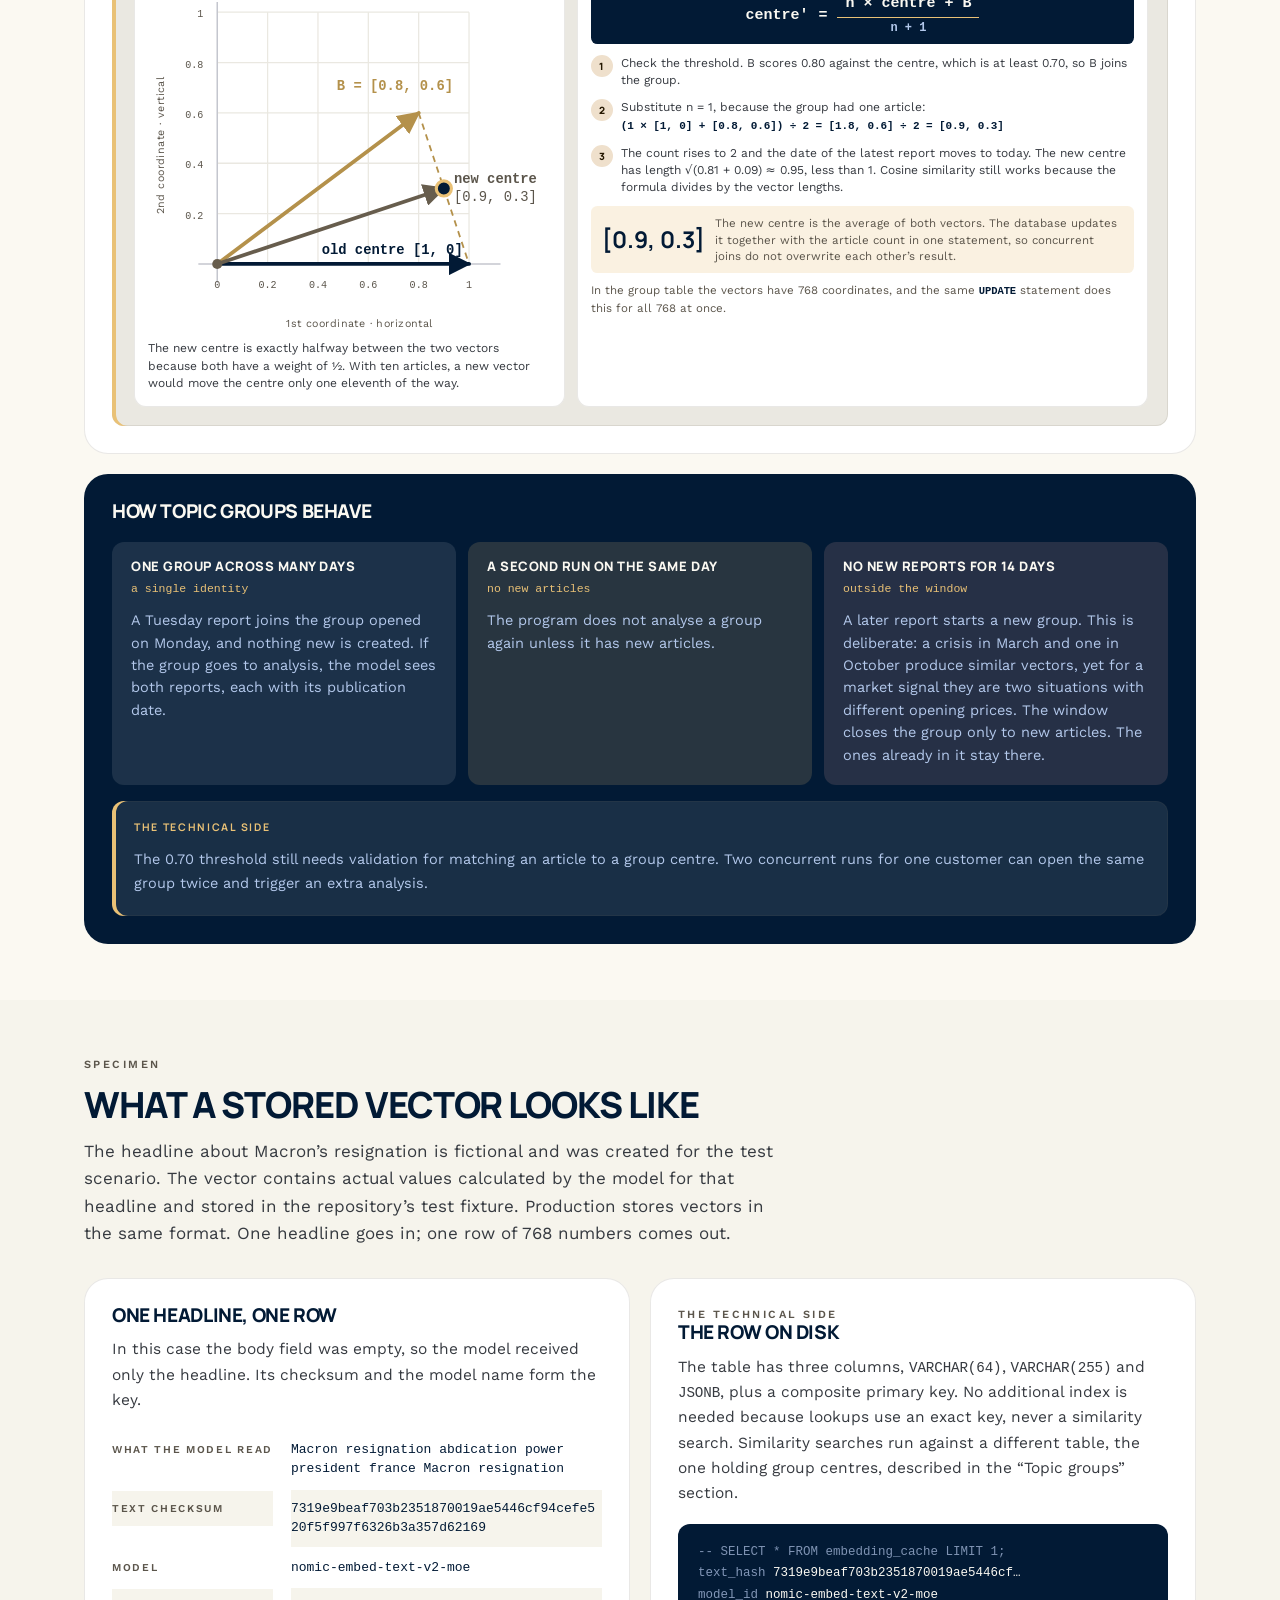
<file: embeddings-explained-en.html>
<!doctype html>
<html lang="en">
<head>
<meta charset="utf-8">
<meta name="viewport" content="width=device-width, initial-scale=1">
<title>A few newsrooms, one story · Proximtype</title>
<meta name="description" content="What an embedding is, and how a system merges a few different news reports into one story. Includes similarity scores computed by the model and explains its limits.">

<!-- Preview and language tags. The site address is not decided yet, so a placeholder stands
     in for the domain; ./set-base-url.sh <address> fills it in.
     The publishing order is fixed: address → deploy → LinkedIn Post Inspector → post,
     because the preview card freezes the moment the post goes out. -->
<link rel="canonical" href="https://przemyslaw-naruszewicz.github.io/embeddings-explained/embeddings-explained-en.html">
<link rel="alternate" hreflang="pl" href="https://przemyslaw-naruszewicz.github.io/embeddings-explained/embeddings-explained-pl.html">
<link rel="alternate" hreflang="en" href="https://przemyslaw-naruszewicz.github.io/embeddings-explained/embeddings-explained-en.html">
<link rel="alternate" hreflang="x-default" href="https://przemyslaw-naruszewicz.github.io/embeddings-explained/embeddings-explained-en.html">
<meta property="og:type" content="article">
<meta property="og:site_name" content="Proximtype">
<meta property="og:locale" content="en_US">
<meta property="og:locale:alternate" content="pl_PL">
<meta property="og:title" content="A few newsrooms, one story">
<meta property="og:description" content="What an embedding is, and how a system merges a few different news reports into one story. Includes similarity scores computed by the model and explains its limits.">
<meta property="og:url" content="https://przemyslaw-naruszewicz.github.io/embeddings-explained/embeddings-explained-en.html">
<meta property="og:image" content="https://przemyslaw-naruszewicz.github.io/embeddings-explained/og/og-en-v4.png">
<meta property="og:image:type" content="image/png">
<meta property="og:image:width" content="2400">
<meta property="og:image:height" content="1260">
<meta property="og:image:alt" content="A few newsrooms, one story. Four strips show the first 20 of 768 headline coordinates. A bracket connects patterns A and B, with two cells differing in shade.">
<meta name="twitter:card" content="summary_large_image">

<link rel="stylesheet" href="assets/fonts-gdynia.css">
<link rel="stylesheet" href="assets/board-gdynia.css">
</head>
<body>

<!-- Language switch: two separate source files, a relative link, no script.
     data-render-hide means the element goes away before the PNG/PDF capture, because in an
     exported board a link to the other file would not work anyway. -->
<nav class="langbar" data-render-hide aria-label="Language">
  <a lang="pl" hreflang="pl" href="embeddings-explained-pl.html">PL</a>
  <a lang="en" hreflang="en" href="embeddings-explained-en.html" aria-current="page">EN</a>
</nav>
<main class="board">

  <!-- ============ HERO ============ -->
  <div class="wrap">
    <div class="heroCard">
      <div class="blob1"></div><div class="blob2"></div><div class="grain"></div>
      <div class="heroIn">
        <p class="eyebrow">Semantic clustering · the meaning layer</p>
        <h1 class="hl">A few newsrooms.<br><span class="brasstx">One story.</span></h1>
        <div class="defbox">
          <p>
            An <b>embedding</b> is a vector: a fixed-length list of numbers that a language model
            computes for a piece of text. Texts with similar meanings usually produce vectors that
            lie close together, so the system can measure their similarity without relying
            on a reader’s judgement.
          </p>
        </div>
        <p class="sub">
          When a president resigns, for example, a few newsrooms report the event in different
          ways. The articles may share no phrasing at all, and sometimes they are not even written
          in the same language. A program that groups them by common words will miss even a simple
          paraphrase.
        </p>
        <p class="sub">
          The system represents each article as a point in a semantic space. It does not measure
          ordinary distance between the points. Instead, it compares the directions of their vectors
          using the cosine of the angle between them. The resulting score estimates whether the texts
          are related.
        </p>
        <p class="sub">
          An article’s topic group has its own database row and persists over multiple days.
          A new report is compared with the centres of existing groups rather than with every other
          article. A PostgreSQL database with the <b>pgvector</b> extension performs that search.
        </p>
      </div>
      <div class="kpis">
        <div class="kpi">
          <div class="v">768</div>
          <div class="k">numbers per article</div>
          <div class="d">That is how many coordinates describe each text’s position in semantic space</div>
        </div>
        <div class="kpi">
          <div class="v">0.70</div>
          <div class="k">threshold to join a group</div>
          <div class="d">Cosine similarity ranges from −1.00 to 1.00. An article joins a group when its
            similarity to that group’s centre reaches 0.70; in the sample, a report about the same event scores 0.9933 against the centre, while one about a different event scores 0.4010</div>
        </div>
        <div class="kpi">
          <div class="v">3</div>
          <div class="k">texts per call</div>
          <div class="d">A server may have 4 GB of memory and no swap, so texts are sent to the model in small batches</div>
        </div>
        <div class="kpi">
          <div class="v">none</div>
          <div class="k">expiry date</div>
          <div class="d">A stored vector does not need to be recomputed just because time has passed</div>
        </div>
      </div>
    </div>
  </div>

  <!-- ============ PRIMER ============ -->
  <section>
    <div class="wrap">
      <div class="sec-head">
        <p class="label">Primer</p>
        <h2 class="title">Meaning expressed as coordinates</h2>
        <p class="lead">The three points below explain how a text becomes an embedding, how embeddings
          are compared and why a computed result can be stored.</p>
      </div>

      <div class="primer">
        <div class="pcards">

          <div class="pcard">
            <div class="n">01</div>
            <div>
              <h3>A text as 768 coordinates</h3>
              <p>
                An embedding model turns a sentence into a list of 768 numbers. The result is neither
                a summary nor a set of keywords. These numbers are coordinates that place
                the text in a semantic space shared by every other text.
              </p>
            </div>
          </div>

          <div class="pcard">
            <div class="n">02</div>
            <div>
              <h3>Nearby vectors suggest related texts</h3>
              <p>
                Texts about the same event often land in nearly the same place even when they use
                different words. <b>Cosine similarity</b> measures that closeness using the angle
                between their vectors; the card below, “How that score is computed”, works through
                the whole calculation. Using embeddings removes the need to write
                separate rules for synonyms and word order.
              </p>
            </div>
          </div>

          <div class="pcard">
            <div class="n">03</div>
            <div>
              <h3>A computed vector can be reused</h3>
              <p>
                With the same model version and embedding computation method, the same text gives
                a repeatable result. Storing the vector lets the program retrieve it when the text
                reappears, without another model call.
              </p>
            </div>
          </div>

          <div class="coscard">
            <h3>How that score is computed</h3>
            <p>
              The measure from point 02 is the <b>cosine of the angle</b> between two vectors.
              The 0.70 threshold uses this same cosine similarity scale. A vector is a list of
              numbers; this example uses two coordinates instead of 768 so the whole calculation fits
              in one diagram. A and B were chosen for the example; they are not model outputs.
              Both arrows start at [0, 0]: the first coordinate says how far to move the arrow’s
              endpoint horizontally, the second how far to move it vertically. The angle itself is
              never needed: its cosine follows directly from the arrows’ coordinates.
            </p>

            <div class="cosviz">
              <div class="cosplot">
                <span class="coslabel">1 · Read the coordinates</span>
                <svg viewBox="0 0 320 280" role="img"
                     aria-label="A coordinate system from 0 to 1. Vector A ends at the point with coordinates 1 and 0, while vector B ends at the point with coordinates 0.8 and 0.6. The vectors form an angle of about 37 degrees.">
                  <defs>
                    <marker id="cos-a-en" viewBox="0 0 10 10" refX="9" refY="5" markerWidth="6" markerHeight="6" orient="auto">
                      <path d="M0 0 L10 5 L0 10 z" fill="#021a35"></path>
                    </marker>
                    <marker id="cos-b-en" viewBox="0 0 10 10" refX="9" refY="5" markerWidth="6" markerHeight="6" orient="auto">
                      <path d="M0 0 L10 5 L0 10 z" fill="#b4914b"></path>
                    </marker>
                  </defs>
                  <rect class="cosplane" x="55" y="100" width="160" height="120"></rect>
                  <g class="cosgrid">
                    <line x1="95" y1="20" x2="95" y2="220"></line>
                    <line x1="135" y1="20" x2="135" y2="220"></line>
                    <line x1="175" y1="20" x2="175" y2="220"></line>
                    <line x1="215" y1="20" x2="215" y2="220"></line>
                    <line x1="255" y1="20" x2="255" y2="220"></line>
                    <line x1="55" y1="180" x2="255" y2="180"></line>
                    <line x1="55" y1="140" x2="255" y2="140"></line>
                    <line x1="55" y1="100" x2="255" y2="100"></line>
                    <line x1="55" y1="60" x2="255" y2="60"></line>
                    <line x1="55" y1="20" x2="255" y2="20"></line>
                  </g>
                  <line class="cosaxis" x1="40" y1="220" x2="280" y2="220"></line>
                  <line class="cosaxis" x1="55" y1="235" x2="55" y2="12"></line>
                  <g class="costicks">
                    <text x="55" y="239">0</text>
                    <text x="95" y="239">0.2</text>
                    <text x="135" y="239">0.4</text>
                    <text x="175" y="239">0.6</text>
                    <text class="active" x="215" y="239">0.8</text>
                    <text x="255" y="239">1</text>
                    <text x="44" y="184">0.2</text>
                    <text x="44" y="144">0.4</text>
                    <text class="active" x="44" y="104">0.6</text>
                    <text x="44" y="64">0.8</text>
                    <text x="44" y="24">1</text>
                  </g>
                  <text class="cosaxisname" x="168" y="270" text-anchor="middle">1st coordinate · horizontal</text>
                  <text class="cosaxisname" transform="translate(13 126) rotate(-90)" text-anchor="middle">2nd coordinate · vertical</text>
                  <line class="cosguide" x1="215" y1="100" x2="215" y2="220"></line>
                  <line class="cosguide" x1="55" y1="100" x2="215" y2="100"></line>
                  <path class="cosarc" d="M105 220 A50 50 0 0 0 95 190"></path>
                  <line class="cosvector cosa" x1="55" y1="220" x2="255" y2="220" marker-end="url(#cos-a-en)"></line>
                  <line class="cosvector cosb" x1="55" y1="220" x2="215" y2="100" marker-end="url(#cos-b-en)"></line>
                  <circle cx="55" cy="220" r="4" fill="#675d4d"></circle>
                  <text class="costheta" x="109" y="190">θ ≈ 37°</text>
                  <text class="cosva" x="198" y="207">A = [1, 0]</text>
                  <text class="cosvb" x="157" y="82">B = [0.8, 0.6]</text>
                </svg>
                <p class="coshint">
                  <b>A = [1, 0]</b>: 1 to the right and 0 upwards.<br>
                  <b>B = [0.8, 0.6]</b>: 0.8 to the right and 0.6 upwards.
                </p>
              </div>

              <div class="cosmath">
                <span class="coslabel">2 · Calculate cosine similarity</span>
                <div class="cosformula" aria-label="The cosine of the angle equals the dot product of A and B divided by the product of the lengths of A and B">
                  <span>cos(θ)</span><span>=</span>
                  <span class="cosfrac"><span>A · B</span><span>|A| × |B|</span></span>
                </div>
                <div class="cosnotation">
                  <span><code>A · B</code> is the dot product: multiply matching pairs, then add the results.</span>
                  <span><code>|A|</code> and <code>|B|</code> are the lengths of the arrows. Both must
                    be greater than zero because division by zero is undefined.</span>
                </div>
                <div class="cossteps">
                  <div class="cosstep">
                    <span class="sn">1</span>
                    <div>Calculate the numerator. Multiply numbers in matching positions, then add:
                      <code>(1 × 0.8) + (0 × 0.6) = 0.8</code>
                    </div>
                  </div>
                  <div class="cosstep">
                    <span class="sn">2</span>
                    <div>Calculate the vector lengths using the Pythagorean theorem: square each
                      coordinate, add the results and take the square root:
                      <code>|A| = √(1² + 0²) = 1<br>|B| = √(0.8² + 0.6²) = √(0.64 + 0.36) = 1</code>
                    </div>
                  </div>
                  <div class="cosstep">
                    <span class="sn">3</span>
                    <div>Divide the numerator by the product of the lengths. This removes the effect
                      of arrow size, leaving a comparison of direction:
                      <code>0.8 ÷ (1 × 1) = 0.80</code>
                    </div>
                  </div>
                </div>
                <div class="cosanswer">
                  <strong>0.80</strong>
                  <span>The score of 0.80 describes similarity of direction. It does not mean an 80% probability that the texts describe the same event. The “Topic groups” section uses this measure to match an article to a group.</span>
                </div>
                <div class="coslegend"><span>−1 · opposite</span><span>0 · perpendicular</span><span>1 · same direction</span></div>
                <p class="cosangleback">The diagram shows an angle of about 37° because
                  <code>arccos(0.80) ≈ 37°</code>. The system does not need the angle itself. It uses
                  the score of 0.80 directly when comparing texts.</p>
              </div>
            </div>

            <div class="hood">
              <span class="ht">The technical side</span>
              <p>
                The model used here produces vectors with 768 coordinates. To calculate the dot product,
                the program multiplies 768 pairs of numbers and adds the results. Ollama’s <code>/api/embed</code>
                endpoint returns vectors normalised to length 1 (L2 normalisation), with possible small
                deviations due to numerical precision. For vectors of length 1, the denominator is 1,
                so the cosine equals the dot product. The full formula also works for vectors of other,
                nonzero lengths.
              </p>
            </div>
          </div>

        </div>

        <figure class="mini">
          <svg viewBox="0 0 380 340" role="img"
               aria-label="Two differently worded headlines land close together in semantic space; an unrelated headline lands far away.">
            <defs>
              <marker id="ah" viewBox="0 0 10 10" refX="9" refY="5" markerWidth="6" markerHeight="6" orient="auto-start-reverse">
                <path d="M0 0 L10 5 L0 10 z" fill="#675d4d"></path>
              </marker>
            </defs>

            <rect x="168" y="14" width="200" height="312" rx="16" fill="#f6f4ec"></rect>
            <text x="180" y="316" font-family="Work Sans, sans-serif" font-size="10" letter-spacing="1.6"
                  fill="#675d4d">SEMANTIC SPACE</text>

            <circle cx="280" cy="104" r="44" fill="#e9c176" fill-opacity="0.16"
                    stroke="#e9c176" stroke-width="1.5" stroke-dasharray="4 4"></circle>
            <text x="280" y="46" text-anchor="middle" font-family="Work Sans, sans-serif" font-size="11.5"
                  font-weight="500" fill="#b4914b">one group</text>

            <rect x="4" y="30" width="150" height="34" rx="8" fill="#ffffff" stroke="#c4c6ce"></rect>
            <text x="18" y="51" font-family="Work Sans, sans-serif" font-size="12" fill="#021a35">Macron resigns</text>

            <rect x="4" y="118" width="150" height="34" rx="8" fill="#ffffff" stroke="#c4c6ce"></rect>
            <text x="18" y="139" font-family="Work Sans, sans-serif" font-size="12" fill="#021a35">President steps down</text>

            <rect x="4" y="250" width="150" height="34" rx="8" fill="#ffffff" stroke="#c4c6ce"></rect>
            <text x="18" y="271" font-family="Work Sans, sans-serif" font-size="12" fill="#021a35">Tsunami hits Japan</text>

            <path d="M158 47 C 206 47, 214 78, 262 92" fill="none" stroke="#675d4d" stroke-width="1.6" marker-end="url(#ah)"></path>
            <path d="M158 135 C 212 135, 238 132, 284 120" fill="none" stroke="#675d4d" stroke-width="1.6" marker-end="url(#ah)"></path>
            <path d="M158 267 C 186 267, 198 264, 224 262" fill="none" stroke="#675d4d" stroke-width="1.6" marker-end="url(#ah)"></path>

            <circle cx="270" cy="94" r="7" fill="#e9c176"></circle>
            <circle cx="290" cy="116" r="7" fill="#e9c176"></circle>
            <circle cx="232" cy="262" r="7" fill="#021a35"></circle>
            <text x="232" y="288" text-anchor="middle" font-family="Work Sans, sans-serif" font-size="11.5"
                  font-weight="500" fill="#675d4d">far away</text>
          </svg>
          <figcaption>different words · nearby points</figcaption>
        </figure>
      </div>
    </div>
  </section>

  <!-- ============ TF-IDF ============ -->
  <section class="band">
    <div class="wrap">
      <div class="sec-head">
        <p class="label">A reference point</p>
        <h2 class="title">Why counting words isn’t enough</h2>
        <p class="lead">
          Before embeddings became common, texts were often compared using <b>TF-IDF</b>. The method
          first counts words, then gives each one a weight based on how often it appears in a given
          text and how rare it is across the collection. It considers two texts similar when they
          contain the same high-weight words.
        </p>
      </div>

      <div class="specimen">

        <div class="card">
          <h3>How TF-IDF compares texts</h3>
          <p class="note">
            Two quantities determine the weight of each word: how often it occurs in this text and
            how rare it is in all the others. A word present everywhere, such as “and” or “is”, does
            not distinguish one text from another and gets a weight near zero. A rare word, such as
            “resignation”, gets a high one.
          </p>
          <p class="note">
            A text becomes a list of such weights, and the similarity of two texts is a measure of
            how much the two lists overlap. The method uses arithmetic on word counts rather than a
            language model or machine learning. It fits in a few dozen lines of code and runs without
            any preparation.
          </p>
        </div>

        <div class="card">
          <h3>Where it breaks down</h3>
          <p class="note">
            Two texts may say the same thing in different words. “The president steps down” and
            “Macron resigns” share no meaningful word, so their similarity is exactly zero.
          </p>
          <p class="note">
            To match those two sentences at all, you have to add a list of synonyms, a way of
            reducing words to their base forms, and a list of names. Someone has to prepare these
            by hand and repeat the work for every language.
          </p>
        </div>

        <div class="card wide">
          <h3>The hardest case: several languages at once</h3>
          <p class="note">
            The same event may be covered in English, French and Polish at the same time. If two
            articles in different languages share no words, a word-counting method assigns them a
            similarity of zero even when they describe the same event. Without additional rules,
            everything would first have to be translated into one language. That would require
            another model, whose errors would also affect the results.
          </p>
          <p class="note">
            Inflected languages make it worse: three grammatical forms of one Polish noun are three
            different words to a word counter. A multilingual model can compare texts without
            separate rules for every language. Because it learned many languages at once, it maps
            texts from all of them into one shared space. A Polish sentence can therefore land
            close to its English counterpart.
          </p>

          <div class="cmp-scroll" role="region" aria-label="Comparison of TF-IDF and embeddings" tabindex="0">
          <table class="cmp">
            <thead>
              <tr><th>Question</th><th>TF-IDF</th><th>Embeddings</th></tr>
            </thead>
            <tbody>
              <tr>
                <td>What does it compare?</td>
                <td>words in common</td>
                <td>the meaning of the whole text</td>
              </tr>
              <tr>
                <td>How does it know what matters?</td>
                <td>from how rare words are in the collection at hand</td>
                <td>from a model that has already read an enormous number of texts</td>
              </tr>
              <tr>
                <td>Will it spot the same thing said differently?</td>
                <td>no, not until someone adds a synonym dictionary</td>
                <td>usually, because the model is trained to compare meaning</td>
              </tr>
              <tr>
                <td>Can it handle two languages?</td>
                <td>not without extra handling, such as translation</td>
                <td>yes, provided the model is multilingual</td>
              </tr>
              <tr>
                <td>What about a name, a ticker, a statute number?</td>
                <td>better: an exact hit on a rare word carries the most weight</td>
                <td>worse: similar names can land close together</td>
              </tr>
              <tr>
                <td>Is the score always the same?</td>
                <td>no, it changes with the collection used to calculate word rarity</td>
                <td>the result is repeatable if the model and embedding computation method stay the same</td>
              </tr>
              <tr>
                <td>What does it cost?</td>
                <td>very little; it is computed locally, with no extra tooling</td>
                <td>the model uses 1.3 GB and takes a few seconds; the stored result can be reused</td>
              </tr>
              <tr>
                <td>Can you explain the result?</td>
                <td>yes, you can see which words determined the result</td>
                <td>no; it consists of 768 numbers, none of which means anything on its own</td>
              </tr>
            </tbody>
          </table>
          </div>

          <p class="note">
            Neither method is better in every case. Search engines usually combine them: word
            matching handles a statute number well, while embeddings capture the meaning of a
            question. Here the task is to decide whether the articles describe the same event, so
            their meaning matters most.
          </p>
        </div>

        <div class="card wide">
          <h3>Why only one method remained</h3>
          <p class="note">
            At first, a setting determined the grouping method: development environments without
            access to the model used TF-IDF, while production used embeddings. As a result, the
            same batch of articles formed different groups on a developer’s machine and in
            production, while one similarity threshold had to serve two different distributions
            of scores. When article groups produce signals that may inform investment decisions,
            “I got a different result” stops being a minor detail.
          </p>
          <p class="note">
            Word counting had one advantage: it did not depend on the model. That advantage
            disappeared after embeddings for the test dataset had been computed once and stored in
            a fixture alongside the code. Before each test, those vectors are loaded into the cache.
            Tests therefore use the same embeddings and the same grouping method as production
            without having to call the model.
          </p>
        </div>

      </div>
    </div>
  </section>

  <!-- ============ MODEL AND OLLAMA ============ -->
  <section>
    <div class="wrap">
      <div class="sec-head">
        <p class="label">Model and infrastructure</p>
        <h2 class="title">What computes these numbers, and where does it run?</h2>
        <p class="lead">
          The model had to support multiple languages, fit on the same server as the database
          and application, and run on private infrastructure without sending text elsewhere.
        </p>
      </div>

      <div class="model">
        <div class="card">
          <h3>nomic-embed-text-v2-moe</h3>
          <p class="note">
            This open model takes text and returns 768 numbers. It does not hold conversations,
            summarise text or answer questions.
          </p>
          <p class="note">
            The <b>MoE</b> in the name stands for <i>mixture of experts</i>: the model contains several
            specialised subnetworks but activates only some of them for any given piece of text.
            It can therefore provide the capabilities of a larger model while using about as many
            resources as a smaller one.
          </p>
          <p class="note">
            For this task, multilingual support matters most: a French wire story and its
            English write-up can map to nearby points in the space, without translation or
            hand-written rules.
          </p>
        </div>

        <div class="card">
          <p class="label">Specifications</p>
          <h3>Model specifications</h3>
          <dl class="kv">
            <dt>output</dt>
            <dd>768 numbers · can be shortened with some loss of quality</dd>
            <dt class="row-alt">languages</dt>
            <dd class="row-alt">multilingual · around a hundred languages</dd>
            <dt>how much it reads</dt>
            <dd>~512 tokens (~2 paragraphs) · any text beyond that is cut off</dd>
            <dt class="row-alt">weights</dt>
            <dd class="row-alt">open · downloaded once, kept locally</dd>
            <dt>in memory</dt>
            <dd>~1.3 GB · only while a batch is computed</dd>
            <dt class="row-alt">where it runs</dt>
            <dd class="row-alt">Ollama on the same server · no external network calls</dd>
          </dl>
          <p class="note">
            The model reads about 512 tokens, so anything beyond that is cut off. This system assumes
            that the article’s subject will be clear from its headline and first paragraph. Important
            information that appears later will not affect the vector.
          </p>
        </div>
      </div>

      <div class="cols2 tight">
        <div class="tcard">
          <h3><span class="g">?</span> What is Ollama?</h3>
          <p>
            Ollama is a program that runs language models on your own computer or server. You
            install it once and download a model with a single command. The model then runs at a
            local address, much like a database that receives requests and returns results.
          </p>
          <p>
            Ollama takes a list of texts and returns a list of vectors. The application calls it
            over HTTP only when a new result has to be computed. No text leaves the server, and local
            calls are not billed individually.
          </p>
        </div>
        <div class="tcard">
          <h3><span class="g">$</span> Requirements for running it</h3>
          <p>
            A model this size takes ~1.3 GB of memory, and only while a batch is being computed. It
            fits next to the database and the application itself on an ordinary VPS costing a few
            euros a month. It requires neither a graphics card nor an account with a cloud provider.
          </p>
          <p>
            A server may have 4 GB of memory and no swap. In that configuration, the model is
            unloaded from memory immediately after each batch, and texts are sent to it three at a time. Reloading
            takes a few seconds and is needed only when a batch contains new content.
          </p>
          <div class="hood">
            <span class="ht">The technical side</span>
            <p><code>POST /api/embed</code>, input in chunks of 3 texts, <code>keep_alive: 0</code> on the
            last chunk (releasing memory). Address and model name come from configuration
            (<code>OLLAMA_EMBED_MODEL</code>).</p>
          </div>
        </div>
      </div>
    </div>
  </section>

  <!-- ============ THE ROUTE ============ -->
  <section>
    <div class="wrap">
      <div class="sec-head">
        <p class="label">The route</p>
        <h2 class="title">Where embeddings fit into the process</h2>
        <p class="lead">
          An article passes through six steps on its way from a news feed to a signal. Only two need
          an embedding. The others reduce the number of model calls and help ensure reliable results.
        </p>
      </div>

      <!-- Colours are the board tokens, written out because SVG presentation
           attributes are read before the cascade: navy #021a35, brass #e9c176,
           secondary #675d4d, outline-variant #c4c6ce.
           The viewBox starts at -1 and is 3 units wider than the 1120-unit grid so
           that the outer strokes of the first and last card are not clipped. -->
      <div class="flowcard">
        <svg viewBox="-1 0 1123 210" role="img"
             aria-label="Six steps: intake with duplicate detection using a content checksum, keyword filtering, assembling the text the model reads, computing or retrieving an embedding via the cache, matching against the nearest group centre in the database, analysis of the group. The embedding is produced in step four and used in step five.">
          <defs>
            <marker id="fa" viewBox="0 0 10 10" refX="9" refY="5" markerWidth="6" markerHeight="6" orient="auto-start-reverse">
              <path d="M0 0 L10 5 L0 10 z" fill="#675d4d"></path>
            </marker>
          </defs>

          <text x="0" y="24" font-family="Work Sans, sans-serif" font-size="10" letter-spacing="1.6"
                fill="#675d4d">IN · ITEMS FROM NEWS FEEDS, E.G. RSS</text>
          <text x="1120" y="24" text-anchor="end" font-family="Work Sans, sans-serif" font-size="10"
                letter-spacing="1.6" fill="#675d4d">OUT · A SIGNAL OR A PROCESS STAGE</text>

          <rect x="0" y="54" width="156" height="96" rx="14" fill="#ffffff" stroke="#c4c6ce"></rect>
          <text x="15" y="76" font-family="Work Sans, sans-serif" font-size="10" letter-spacing="1.6" fill="#b4914b">01</text>
          <text x="15" y="99" font-family="Manrope, sans-serif" font-size="14.5" font-weight="700" fill="#021a35">Intake</text>
          <text x="15" y="120" font-family="Work Sans, sans-serif" font-size="11.5" fill="#675d4d">a checksum removes</text>
          <text x="15" y="135" font-family="Work Sans, sans-serif" font-size="11.5" fill="#675d4d">exact duplicates</text>

          <rect x="193" y="54" width="156" height="96" rx="14" fill="#ffffff" stroke="#c4c6ce"></rect>
          <text x="208" y="76" font-family="Work Sans, sans-serif" font-size="10" letter-spacing="1.6" fill="#b4914b">02</text>
          <text x="208" y="99" font-family="Manrope, sans-serif" font-size="14.5" font-weight="700" fill="#021a35">Filter</text>
          <text x="208" y="120" font-family="Work Sans, sans-serif" font-size="11.5" fill="#675d4d">keywords,</text>
          <text x="208" y="135" font-family="Work Sans, sans-serif" font-size="11.5" fill="#675d4d">no model needed</text>

          <rect x="386" y="54" width="156" height="96" rx="14" fill="#ffffff" stroke="#c4c6ce"></rect>
          <text x="401" y="76" font-family="Work Sans, sans-serif" font-size="10" letter-spacing="1.6" fill="#b4914b">03</text>
          <text x="401" y="99" font-family="Manrope, sans-serif" font-size="14.5" font-weight="700" fill="#021a35">Text</text>
          <text x="401" y="120" font-family="Work Sans, sans-serif" font-size="11.5" fill="#675d4d">headline and body:</text>
          <text x="401" y="135" font-family="Work Sans, sans-serif" font-size="11.5" fill="#675d4d">what the model reads</text>

          <rect x="579" y="54" width="156" height="96" rx="14" fill="#021a35"></rect>
          <text x="594" y="76" font-family="Work Sans, sans-serif" font-size="10" letter-spacing="1.6" fill="#e9c176">04</text>
          <text x="594" y="99" font-family="Manrope, sans-serif" font-size="14.5" font-weight="700" fill="#ffffff">Embedding</text>
          <text x="594" y="120" font-family="Work Sans, sans-serif" font-size="11.5" fill="#b3c8eb">text → 768 numbers,</text>
          <text x="594" y="135" font-family="Work Sans, sans-serif" font-size="11.5" fill="#b3c8eb">cache checked first</text>

          <rect x="772" y="54" width="156" height="96" rx="14" fill="#021a35"></rect>
          <text x="787" y="76" font-family="Work Sans, sans-serif" font-size="10" letter-spacing="1.6" fill="#e9c176">05</text>
          <text x="787" y="99" font-family="Manrope, sans-serif" font-size="14.5" font-weight="700" fill="#ffffff">Matching</text>
          <text x="787" y="120" font-family="Work Sans, sans-serif" font-size="11.5" fill="#b3c8eb">nearest group centre,</text>
          <text x="787" y="135" font-family="Work Sans, sans-serif" font-size="11.5" fill="#b3c8eb">found in the database</text>

          <rect x="965" y="54" width="156" height="96" rx="14" fill="#ffffff" stroke="#c4c6ce"></rect>
          <text x="980" y="76" font-family="Work Sans, sans-serif" font-size="10" letter-spacing="1.6" fill="#b4914b">06</text>
          <text x="980" y="99" font-family="Manrope, sans-serif" font-size="14.5" font-weight="700" fill="#021a35">Analysis</text>
          <text x="980" y="120" font-family="Work Sans, sans-serif" font-size="11.5" fill="#675d4d">one group,</text>
          <text x="980" y="135" font-family="Work Sans, sans-serif" font-size="11.5" fill="#675d4d">one call to an LLM</text>

          <path d="M164 102 L185 102" stroke="#675d4d" stroke-width="1.6" marker-end="url(#fa)"></path>
          <path d="M357 102 L378 102" stroke="#675d4d" stroke-width="1.6" marker-end="url(#fa)"></path>
          <path d="M550 102 L571 102" stroke="#675d4d" stroke-width="1.6" marker-end="url(#fa)"></path>
          <path d="M743 102 L764 102" stroke="#675d4d" stroke-width="1.6" marker-end="url(#fa)"></path>
          <path d="M936 102 L957 102" stroke="#675d4d" stroke-width="1.6" marker-end="url(#fa)"></path>

          <path d="M0 164 L0 176 L156 176 L156 164" fill="none" stroke="#675d4d" stroke-width="1.4"></path>
          <text x="0" y="196" font-family="Work Sans, sans-serif" font-size="11.5" fill="#675d4d">character layer: is this exactly the same text?</text>

          <path d="M579 164 L579 176 L928 176 L928 164" fill="none" stroke="#e9c176" stroke-width="2.2"></path>
          <text x="579" y="196" font-family="Work Sans, sans-serif" font-size="11.5" font-weight="500"
                fill="#b4914b">meaning layer: where the embedding is created and used</text>
        </svg>
        <p class="flowcap">
          Steps 01 to 03 do not analyse meaning: the first compares characters, the second looks for
          words from a list, and the third assembles the text for the model. Semantic analysis begins
          at step 04. Its result is stored as a row of numbers and used in step 05, where the database
          points to the group with the nearest centre. Step 06 receives a group with its new articles
          rather than a vector.
        </p>
      </div>

      <div class="cols2 tight">
        <div class="tcard">
          <h3><span class="g">≡</span> Intake (step 01): has this text been here before?</h3>
          <p>
            The same wire copy may arrive from two feeds, or return after a dropped connection.
            A <b>checksum</b> detects it. This short string is computed from the entire text.
            The same text always produces the same checksum. In practice, changing the text produces
            a different checksum.
            If the checksum is already in the database, the article is not stored again.
          </p>
          <p>
            The check is binary and completely blind to meaning: moving a single comma produces
            a different checksum and a second row in the database.
          </p>
        </div>
        <div class="tcard">
          <h3><span class="g">≈</span> Embedding and grouping (steps 04 and 05): is this the same story?</h3>
          <p>
            A few newsrooms describe the same event in their own words, so their articles produce
            distinct checksums. Embeddings let the program measure how close those texts are and group them even when they do not share a single sentence.
          </p>
          <p>
            Each question needs a different tool. The program first compares content checksums, a
            fast operation that requires no model. Only texts that pass this stage get a vector and
            are compared with the centres of groups the database already holds. A Tuesday report can join a group opened on Monday, keeping the same group id.
          </p>
        </div>
      </div>

      <div class="strips">

        <article class="strip">
          <div class="num">01</div>
          <div>
            <h3>Accept it, but only once</h3>
            <p class="txt">
              Articles sometimes arrive from news feeds more than once. A duplicate may result from
              a retry after a timeout or from the same wire copy appearing in two feeds. In both
              cases the content checksum is identical, so the program rejects the second copy.
            </p>
            <div class="hood">
              <span class="ht">The technical side</span>
              <p><code>WorldEvent</code> · an identifier computed from the headline and body determines
              whether an event has already been seen. It uses a fast, non-cryptographic hash function
              (<code>xxh128(title + content)</code>). This is the <b>deduplication</b> key,
              deliberately a different one from the key the embedding cache uses.</p>
            </div>
            <div class="io"><span class="pill"><b>in</b> · RSS feed items</span><span class="pill"><b>out</b> · persisted events</span></div>
          </div>
        </article>

        <article class="strip">
          <div class="num">02</div>
          <div>
            <h3>Remove what is clearly irrelevant</h3>
            <p class="txt">
              A simple keyword filter comes next. It checks for required and disqualifying words,
              and optionally for trusted sources. It needs no model and reduces the number of texts
              passed to the stage that uses the model.
            </p>
            <p class="txt">
              If no keywords are configured, nothing gets through. Passing every text in that case
              could hide the configuration mistake until the bill arrived.
            </p>
            <p class="txt">
              The list still has to be prepared. A large language model can help during configuration,
              but it is not used during processing. The operator describes what they are looking for,
              and the model drafts a list of variants, related forms and equivalents in the source
              languages. The operator reviews and approves the final list.
            </p>
            <div class="hood">
              <span class="ht">The technical side</span>
              <p><code>WorldEventFilter → WorldEventFilterSpec</code>: a filter that uses regular expressions and runs entirely on the CPU. When its
              configuration is empty, it rejects every text instead of allowing all of them through.
              Keyword suggestion is a separate path, called from the
              configuration screen:
              <code>KeywordSuggesterInterface::suggest(description, languages)</code>, adapter
              <code>AnthropicKeywordSuggester</code> behind a cache and a rate limiter.</p>
            </div>
            <div class="io"><span class="pill"><b>in</b> · event snapshot</span><span class="pill"><b>out</b> · array: WorldEventDescriptor objects</span></div>
          </div>
        </article>

        <article class="strip">
          <div class="num">03</div>
          <div>
            <h3>Decide what the model will read</h3>
            <p class="txt">
              For each article, the code joins the headline and body into one block. This exact text
              is sent to the model and determines both the resulting vector and its cache key.
            </p>
            <div class="hood">
              <span class="ht">The technical side</span>
              <p><code>FilteredWorldEvent::getTextForClustering()</code> →
              <code>title . ' ' . content</code>.</p>
            </div>
            <div class="io"><span class="pill"><b>out</b> · array: texts</span></div>
          </div>
        </article>

        <article class="strip hot">
          <div class="num">04</div>
          <div>
            <h3>Turn the text into numbers</h3>
            <p class="txt">
              This step uses more resources than the others, so it first checks whether the text has
              been processed before. The model receives only texts without a stored result.
            </p>
            <div class="io"><span class="pill"><b>in</b> · array: texts</span><span class="pill"><b>out</b> · array: vectors of 768 floats</span></div>
            <div class="hood">
              <span class="ht">The technical side</span>
              <p>In PHP the result has type <code>array</code>: it contains vectors, each of which is
              an array of 768 <code>float</code> values. PHPDoc describes this shape more precisely as
              <code>list&lt;list&lt;float&gt;&gt;</code>.</p>
            </div>
          </div>
        </article>

        <article class="strip">
          <div class="num">05</div>
          <div>
          <h3>Join a group or open a new one</h3>
            <p class="txt">The program looks for the group most similar to the new article. If similarity is at least 0.70, the article joins that group; otherwise the program opens a new one. The “Topic groups” section shows how the database finds a match and how the group’s centre changes.</p>
            <div class="hood">
              <span class="ht">The technical side</span>
              <p>This describes matching to persistent topic groups, the clusters stored in the database. For multi-stage process tracking, <code>ProcessStepper</code> uses the same grouping: it filters events using the current stage’s keywords, then groups the remaining events by the group id assigned in this step. It does not create separate clusters.</p>
            </div>
            <div class="io"><span class="pill"><b>in</b> · array: vectors of 768 floats</span><span class="pill"><b>out</b> · event → group id</span></div>
          </div>
        </article>

        <article class="strip">
          <div class="num">06</div>
          <div>
            <h3>One group, one analysis</h3>
            <p class="txt">
              The program runs one analysis for the whole group of reports about an event.
              This reduces the work at the final stage compared with processing each article
              separately. The result is either a trading signal or an indication that a longer
              process has moved to its next stage. Once a group’s analysis has produced a signal,
              later reports on the same story still join the group but trigger no new analysis
              while that signal remains valid.
            </p>
            <div class="hood">
              <span class="ht">The technical side</span>
              <p>A cluster goes back to analysis only when it has gained a new article. The pause
              after a signal is enforced by <code>SignalCooldownPolicy</code>. When tracking a
              process, a stage does not ask again about a cluster it has already assessed unless
              an article matching that stage has arrived. Steps 05 and 06 have separate switches,
              so articles can keep being grouped while the paid analysis is paused.</p>
            </div>
            <div class="io"><span class="pill"><b>out</b> · Signal</span><span class="pill"><b>out</b> · stage observation</span></div>
          </div>
        </article>

      </div>
    </div>
  </section>

  <!-- ============ CACHE ============ -->
  <section>
    <div class="wrap">
      <div class="sec-head">
        <p class="label">Storing the answers</p>
        <h2 class="title">How the model’s results reach the database</h2>
        <p class="lead">
          The cache stores each computed vector so the model does not have to compute it again. A
          single class manages the cache and sends the model texts that have no stored vector.
        </p>
      </div>

      <div class="specimen">

        <div class="card">
          <h3>Check the cache before computing</h3>
          <p class="note">
            The program calculates a checksum for every text, as it does when catching duplicates,
            but bases this checksum on what the model actually sees. It then sends the checksums for
            the entire batch to the database in one query and asks which ones are already known.
          </p>
          <p class="note">
            Only the remaining texts go to the model. Each result is stored before it is used.
            When the same text appears again, the program reads its vector from the database instead
            of running the model a second time.
          </p>
        </div>

        <div class="card">
          <h3>The pattern: a decorator</h3>
          <p class="note">
            The class that queries the database cannot compute an embedding. The class that
            computes one knows nothing about the database. Both expose the same interface, so the
            database-aware class can wrap the model class. That is the decorator pattern.
          </p>
          <p class="note">
            The rest of the program asks for vectors without needing to know whether they came from the database or the model. The cache can therefore be
            removed, replaced or extended with another layer without changing the code that uses it.
          </p>
        </div>

        <div class="card wide">
          <h3>The decorator in code</h3>
          <p class="note">
            This shortened version omits logging, the response-length check and the handling of texts
            repeated within one batch.
          </p>
          <div class="codebox"><pre><span class="kw">final readonly class</span> <span class="id">CachedTextVectorizer</span> <span class="kw">implements</span> <span class="id">TextVectorizerInterface</span>
{
    <span class="kw">public function</span> <span class="id">__construct</span>(
        <span class="kw">private</span> TextVectorizerInterface $inner,   <span class="cm">// the model (Ollama)</span>
        <span class="kw">private</span> EmbeddingStoreInterface $store,   <span class="cm">// the embedding_cache table</span>
        <span class="kw">private string</span> $modelId,
        <span class="kw">private bool</span> $ollamaEnabled,
    ) {}

    <span class="kw">public function</span> <span class="id">vectorize</span>(<span class="kw">array</span> $texts): <span class="kw">array</span>
    {
        $hashOf  = <span class="id">array_map</span>(self::<span class="id">keyFor</span>(...), $texts);
        $vectors = $this-&gt;store-&gt;<span class="id">getMany</span>($hashOf, $this-&gt;modelId);   <span class="cm">// 1 query</span>

        $misses = $this-&gt;<span class="id">collectMisses</span>($texts, $hashOf, $vectors);

        <span class="kw">if</span> ([] !== $misses) {
            <span class="kw">if</span> (!$this-&gt;ollamaEnabled) {
                <span class="cm">// a missing vector is an error; never silently fall back to another method</span>
                <span class="kw">throw new</span> \<span class="id">RuntimeException</span>(<span class="str">'Embedding cache miss …'</span>);
            }

            $fresh = $this-&gt;inner-&gt;<span class="id">vectorize</span>($misses);      <span class="cm">// the only call to the model</span>
            $this-&gt;store-&gt;<span class="id">putMany</span>($fresh, $this-&gt;modelId);  <span class="cm">// stored before it is used</span>
            $vectors += $fresh;
        }

        <span class="kw">return</span> <span class="id">array_map</span>(<span class="kw">static fn</span> (<span class="kw">string</span> $h) =&gt; $vectors[$h], $hashOf);
    }

    <span class="kw">public static function</span> <span class="id">keyFor</span>(<span class="kw">string</span> $text): <span class="kw">string</span>
    {
        <span class="kw">return</span> <span class="id">hash</span>(<span class="str">'sha256'</span>, <span class="id">trim</span>($text));   <span class="cm">// keyed on the text the model reads</span>
    }
}</pre></div>
          <p class="codecap">
            The database key is the pair <code>(text checksum, model name)</code>, while the row
            contains the vector as <code>jsonb</code>. The result has no expiry date. The vector does
            not need to be recomputed just because time has passed.
          </p>
        </div>

        <div class="card wide dark">
          <h3>Three possible outcomes</h3>
          <div class="outcomes">
            <div class="oc">
              <h4>Text already known</h4>
              <span class="cond">any mode</span>
              <p>When the same text appears again, the program reads the numbers from the database
                without running the model.</p>
            </div>
            <div class="oc warn">
              <h4>New text, model available</h4>
              <span class="cond">model calls enabled</span>
              <p>The model runs the computation locally, three texts at a time. The result is stored immediately,
                so the model will not be needed for that text again.</p>
            </div>
            <div class="oc stop">
              <h4>New text, model switched off</h4>
              <span class="cond">model calls disabled</span>
              <p>The program stops and reports which text has no result and which command can
                generate it. It does not fall back to a weaker method.</p>
            </div>
          </div>
          <div class="hood">
            <span class="ht">The technical side</span>
            <p>Table <code>embedding_cache</code>, composite key
            <code>(sha256(trim(text)), model_id)</code>, vector as <code>jsonb</code>, no TTL.
            Writes use <code>ON CONFLICT DO NOTHING</code>, so parallel workers don’t collide.
            The model name is part of the key: once it changes, the same text no longer matches the
            old rows and the vector is computed afresh. The previous model’s vectors
            stay in the table but are no longer read, so correctness does not depend
            on anyone remembering to clear the cache. If the model version changes but its name
            stays the same, the program will keep using vectors stored for the previous version.
            Setting: <code>OLLAMA_ENABLED</code>. Cache
            initialisation: <code>bin/console app:embed:warm --days=1</code>.</p>
          </div>
        </div>

      </div>
    </div>
  </section>

  <!-- ============ TOPIC GROUPS: PERSISTENT CLUSTERS ON PGVECTOR (ADR 0013) ============ -->
  <section>
    <div class="wrap">
      <div class="sec-head">
        <p class="label">Topic groups</p>
        <h2 class="title">How an article joins a topic group</h2>
          <p class="lead">
          A topic group is a set of articles that the system has identified as reports about the same event. When another article arrives, the program must decide whether to add it to a known group or start a separate one. It uses embeddings, the numerical representations of those texts, to make that decision.
        </p>
      </div>

      <div class="specimen">

        <div class="card">
          <h3>What is a group’s centre?</h3>
          <p class="note">Each article has a vector of 768 numbers. To get one vector for the whole group, the program averages the first number from every article, then the second, and so on. The result is another list of 768 numbers. This is the group’s centre.</p>
          <p class="note">The centre is a shared reference point for the group. The program compares the new article’s vector with it. For a group with one article, the centre is that article’s vector; with two, it is their average.</p>
        </div>

        <div class="card">
          <h3>Where pgvector helps</h3>
          <p class="note">The model turns text into numbers. pgvector, a PostgreSQL extension, stores those numbers and compares vectors directly in the database. Here, the database compares the new article’s vector with the stored group centres and returns the closest matches.</p>
          <p class="note">The program then checks whether the best match is similar enough. Finding the most similar group does not, by itself, mean the article belongs there.</p>
        </div>

        <div class="card wide">
          <h3>Does an election report belong in the resignation group?</h3>
          <p class="note">In this fictional example, the system has already grouped two headlines about Macron’s resignation into group A. The diagram labels them A1 and A2. Now headline B1 arrives, about a snap election in France. It concerns the same country but a different event. The vector comparison will determine whether B1 joins group A.</p>
          <div class="knn">
            <figure class="knnplot">
              <svg class="match-diagram-wide" viewBox="0 0 560 440" role="img" aria-label="Two articles about Macron’s resignation form group A. The database compares their average vector with the vector of a new election headline, B1. Similarity is 0.4010, below the threshold of 0.70, so the program opens a separate group B for B1.">
                <defs><marker id="knn-arrow-en" viewBox="0 0 10 10" refX="9" refY="5" markerWidth="6" markerHeight="6" orient="auto"><path d="M0 0 L10 5 L0 10 z" fill="#675d4d"></path></marker></defs>
                <rect x="10" y="10" width="255" height="180" rx="14" fill="#f6edda" stroke="#b4914b"></rect>
                <rect x="295" y="10" width="255" height="180" rx="14" fill="#f6f4ec" stroke="#675d4d"></rect>
                <g font-family="Work Sans, sans-serif" text-anchor="middle" fill="#021a35">
                  <text x="137" y="35" font-size="11" font-weight="600">GROUP A · ALREADY STORED</text>
                  <text x="137" y="66" font-size="17" font-weight="600">Macron’s resignation</text>
                  <text x="137" y="90" font-size="14">A1 + A2 · two articles</text>
                  <text x="137" y="138" font-size="14">Average of their vectors</text>
                  <text x="137" y="160" font-size="14" font-weight="600">= centre of group A</text>
                  <text x="422" y="35" font-size="11" font-weight="600">NEW ARTICLE · B1</text>
                  <text x="422" y="66" font-size="17" font-weight="600">A snap election</text>
                  <text x="422" y="90" font-size="17">in France</text>
                  <text x="422" y="149" font-size="14">Vector of the new text</text>
                </g>
                <g fill="none" stroke="#675d4d" stroke-width="1.5" marker-end="url(#knn-arrow-en)">
                  <path d="M137 190 L137 209 L255 209 L255 232"></path>
                  <path d="M422 190 L422 209 L305 209 L305 232"></path>
                  <path d="M280 320 L280 345"></path>
                </g>
                <rect x="90" y="234" width="380" height="86" rx="12" fill="#f6f4ec" stroke="#675d4d"></rect>
                <rect x="55" y="349" width="450" height="80" rx="12" fill="#021a35"></rect>
                <g font-family="Work Sans, sans-serif" text-anchor="middle">
                  <text x="280" y="255" font-size="13" fill="#675d4d">Compare the two vectors</text>
                  <text x="280" y="282" font-size="21" font-weight="600" fill="#021a35">similarity 0.4010</text>
                  <text x="280" y="304" font-size="14" fill="#675d4d">below the required 0.70</text>
                  <text x="280" y="370" font-size="10" fill="#e9c176">PROGRAM’S DECISION</text>
                  <text x="280" y="394" font-size="17" font-weight="600" fill="#fbf9f2">B1 starts a separate group B</text>
                  <text x="280" y="416" font-size="13" fill="#fbf9f2">Group A still contains A1 and A2</text>
                </g>
              </svg>
<svg class="match-diagram-mobile" viewBox="0 0 300 600" role="img" aria-label="Two articles about Macron’s resignation form group A. The database compares their average vector with the vector of a new election headline, B1. Similarity is 0.4010, below the threshold of 0.70, so the program opens a separate group B for B1.">
                <defs><marker id="knn-arrow-mobile-en" viewBox="0 0 10 10" refX="9" refY="5" markerWidth="6" markerHeight="6" orient="auto"><path d="M0 0 L10 5 L0 10 z" fill="#675d4d"></path></marker></defs>
                <rect x="10" y="10" width="280" height="170" rx="14" fill="#f6edda" stroke="#b4914b"></rect>
                <rect x="10" y="200" width="280" height="145" rx="14" fill="#f6f4ec" stroke="#675d4d"></rect>
                <g font-family="Work Sans, sans-serif" text-anchor="middle" fill="#021a35">
                  <text x="150" y="35" font-size="11" font-weight="600">GROUP A · ALREADY STORED</text>
                  <text x="150" y="66" font-size="17" font-weight="600">Macron’s resignation</text>
                  <text x="150" y="90" font-size="14">A1 + A2 · two articles</text>
                  <text x="150" y="138" font-size="14">Average of their vectors</text>
                  <text x="150" y="160" font-size="14" font-weight="600">= centre of group A</text>
                  <text x="150" y="225" font-size="11" font-weight="600">NEW ARTICLE · B1</text>
                  <text x="150" y="255" font-size="17" font-weight="600">A snap election</text>
                  <text x="150" y="280" font-size="17">in France</text>
                  <text x="150" y="320" font-size="14">Vector of the new text</text>
                </g>
                <g fill="none" stroke="#675d4d" stroke-width="1.5" marker-end="url(#knn-arrow-mobile-en)">
                  <path d="M50 180 L5 180 L5 365 L125 365 L125 378"></path>
                  <path d="M200 345 L200 378"></path>
                  <path d="M150 465 L150 498"></path>
                </g>
                <rect x="10" y="380" width="280" height="85" rx="12" fill="#f6f4ec" stroke="#675d4d"></rect>
                <rect x="10" y="500" width="280" height="90" rx="12" fill="#021a35"></rect>
                <g font-family="Work Sans, sans-serif" text-anchor="middle">
                  <text x="150" y="400" font-size="13" fill="#675d4d">Compare the two vectors</text>
                  <text x="150" y="426" font-size="21" font-weight="600" fill="#021a35">similarity 0.4010</text>
                  <text x="150" y="448" font-size="14" fill="#675d4d">below the required 0.70</text>
                  <text x="150" y="520" font-size="10" fill="#e9c176">PROGRAM’S DECISION</text>
                  <text x="150" y="544" font-size="14" font-weight="600" fill="#fbf9f2">B1 starts a separate group B</text>
                  <text x="150" y="570" font-size="13" fill="#fbf9f2">Group A still contains A1 and A2</text>
                </g>
              </svg>
              <figcaption>The arrows show the sequence of actions. The positions of the boxes do not represent distances between vectors. The score of 0.4010 was computed from the same test vectors used in the “Specimen” section.</figcaption>
            </figure>
            <div class="knnsteps">
              <ol>
                <li><span class="n">1</span><div><h4>Turn the new text into numbers</h4><p>The program retrieves the vector for headline B1 from the cache. If there is no stored result, it asks the model to compute one.</p><span class="who">program</span></div></li>
                <li><span class="n">2</span><div><h4>Compare it with known groups</h4><p>The database compares B1’s vector with the centres of the groups included in the search. In this example, only one group qualifies: A, about Macron’s resignation.</p><span class="who db">database · pgvector</span></div></li>
                <li><span class="n">3</span><div><h4>Check whether the score is high enough</h4><p>B1’s similarity to the centre of A is <b>0.4010</b>. The scale runs from −1 to 1; a higher score means greater similarity. The program requires at least <b>0.70</b>, so B1 does not join A.</p><span class="who">program</span></div></li>
                <li><span class="n">4</span><div><h4>Save the article in a separate group</h4><p>The program opens group B for the election report. It has only one article so far, so its centre is B1’s vector. The article receives the new group’s id.</p><span class="who db">program + database</span></div></li>
              </ol>
            </div>
          </div>
          <p class="note">If another newsroom then sent headline B2 about the election, its similarity to group B would be <b>0.9942</b>. That exceeds the 0.70 threshold, so the program would add B2 to B. The group would have two articles, and its centre would be the average of their vectors. The next diagram shows how to calculate that average.</p>
          <div class="hood">
            <span class="ht">The technical side</span>
            <p>In the database, a topic group is called a cluster. The query searches <code>world_event_clusters</code> and includes only this customer’s groups with a report from the last 14 days and vectors from the same model. The database computes the distance to every qualifying centre, without an approximate index, and returns up to five nearest matches. The program checks the best result. Group Z, whose last report was 16 days ago, does not qualify, so the query below returns only A.</p>
            <p>Centres are stored in the <code>centroid</code> column of type <code>vector(768)</code>. The <code>&lt;=&gt;</code> operator returns cosine distance. The program converts it to similarity: <code>1 − distance</code>. Here the database returns 0.5990, giving <code>1 − 0.5990 = 0.4010</code>. The program’s code defines the 0.70 threshold.</p>
          <div class="rowbox">
<span class="c">-- step 2 for headline B1, casts omitted; other customers' rows are cut by the RLS policy</span><br>
<span class="k">SELECT</span> <span class="v">id, centroid &lt;=&gt; :vector</span> <span class="k">AS</span> <span class="v">distance</span><br>
<span class="k">FROM</span>   <span class="v">world_event_clusters</span><br>
<span class="k">WHERE</span>  <span class="v">embedding_model_id = :model</span> <span class="k">AND</span> <span class="v">last_seen_at &gt;= :today_minus_14_days</span><br>
<span class="k">ORDER BY</span> <span class="v">centroid &lt;=&gt; :vector</span><br>
<span class="k">LIMIT</span>  <span class="v">5</span>;<br>
<br>
<span class="c">-- result: one group falls inside the window</span><br>
<span class="s">id</span> <span class="v">group A</span> <span class="s">· distance</span> <span class="v">0.5990</span><br>
<span class="c">→ similarity 1 − 0.5990 = 0.4010, below the 0.70 threshold → new group B</span><br>
<span class="c">(group Z fails the date condition, so it is absent from the result)</span>
          </div>
          <p class="codecap">
            A query using pgvector on the test vectors returned a distance of 0.5990. PHP computes the same distance for this pair. An integration test checks that both calculations agree so that the 0.70 threshold has the same meaning in the database and the program.
          </p>
          </div>
        </div>

        <div class="card wide">
          <h3>How the centre moves</h3>
          <p class="note">
            When an article joins, the centre moves towards its vector. The more articles a group has, the less weight each new report carries in the average. Computing the new centre requires only the old centre, the article count and the new vector.
          </p>

          <div class="hood">
            <span class="ht">The technical side</span>
            <p>
              A two-coordinate example, using the same vectors as the “Primer” section. The group has one
              article, so its centre is that article’s vector A = [1, 0]. Article B = [0.8, 0.6] arrives.
              Its similarity to the centre was calculated earlier: 0.80.
            </p>

            <div class="cosviz">
              <div class="cosplot">
                <span class="coslabel">1 · Old centre, new article, new centre</span>
                <svg viewBox="0 0 320 280" role="img"
                     aria-label="A coordinate system from 0 to 1. The old centre A is at the point with coordinates 1 and 0, the new article B at the point with coordinates 0.8 and 0.6, and the new centre at the point with coordinates 0.9 and 0.3, halfway between them.">
                  <defs>
                    <marker id="avg-a-en" viewBox="0 0 10 10" refX="9" refY="5" markerWidth="6" markerHeight="6" orient="auto">
                      <path d="M0 0 L10 5 L0 10 z" fill="#021a35"></path>
                    </marker>
                    <marker id="avg-b-en" viewBox="0 0 10 10" refX="9" refY="5" markerWidth="6" markerHeight="6" orient="auto">
                      <path d="M0 0 L10 5 L0 10 z" fill="#b4914b"></path>
                    </marker>
                    <marker id="avg-n-en" viewBox="0 0 10 10" refX="9" refY="5" markerWidth="6" markerHeight="6" orient="auto">
                      <path d="M0 0 L10 5 L0 10 z" fill="#675d4d"></path>
                    </marker>
                  </defs>
                  <g class="cosgrid">
                    <line x1="95" y1="20" x2="95" y2="220"></line>
                    <line x1="135" y1="20" x2="135" y2="220"></line>
                    <line x1="175" y1="20" x2="175" y2="220"></line>
                    <line x1="215" y1="20" x2="215" y2="220"></line>
                    <line x1="255" y1="20" x2="255" y2="220"></line>
                    <line x1="55" y1="180" x2="255" y2="180"></line>
                    <line x1="55" y1="140" x2="255" y2="140"></line>
                    <line x1="55" y1="100" x2="255" y2="100"></line>
                    <line x1="55" y1="60" x2="255" y2="60"></line>
                    <line x1="55" y1="20" x2="255" y2="20"></line>
                  </g>
                  <line class="cosaxis" x1="40" y1="220" x2="280" y2="220"></line>
                  <line class="cosaxis" x1="55" y1="235" x2="55" y2="12"></line>
                  <g class="costicks">
                    <text x="55" y="239">0</text>
                    <text x="95" y="239">0.2</text>
                    <text x="135" y="239">0.4</text>
                    <text x="175" y="239">0.6</text>
                    <text x="215" y="239">0.8</text>
                    <text x="255" y="239">1</text>
                    <text x="44" y="184">0.2</text>
                    <text x="44" y="144">0.4</text>
                    <text x="44" y="104">0.6</text>
                    <text x="44" y="64">0.8</text>
                    <text x="44" y="24">1</text>
                  </g>
                  <text class="cosaxisname" x="168" y="270" text-anchor="middle">1st coordinate · horizontal</text>
                  <text class="cosaxisname" transform="translate(13 126) rotate(-90)" text-anchor="middle">2nd coordinate · vertical</text>
                  <line class="cosguide" x1="215" y1="100" x2="255" y2="220"></line>
                  <line class="cosvector cosa" x1="55" y1="220" x2="255" y2="220" marker-end="url(#avg-a-en)"></line>
                  <line class="cosvector cosb" x1="55" y1="220" x2="215" y2="100" marker-end="url(#avg-b-en)"></line>
                  <line class="cosvector" stroke="#675d4d" x1="55" y1="220" x2="235" y2="160" marker-end="url(#avg-n-en)"></line>
                  <circle cx="55" cy="220" r="4" fill="#675d4d"></circle>
                  <circle cx="235" cy="160" r="6" fill="#021a35" stroke="#e9c176" stroke-width="2.5"></circle>
                  <text class="cosva" x="250" y="212" text-anchor="end">old centre [1, 0]</text>
                  <text class="cosvb" x="150" y="82">B = [0.8, 0.6]</text>
                  <text x="243" y="156" font-family="Work Sans, sans-serif" font-size="10.5" font-weight="600" fill="#021a35">new centre</text>
                  <text x="243" y="170" font-family="Work Sans, sans-serif" font-size="10.5" fill="#675d4d">[0.9, 0.3]</text>
                </svg>
                <p class="coshint">
                  The new centre is exactly halfway between the two vectors because both have a weight of ½.
                  With ten articles, a new vector would move the centre only one eleventh of the way.
                </p>
              </div>

              <div class="cosmath">
                <span class="coslabel">2 · Calculate the new centre</span>
                <div class="cosformula" aria-label="The new centre equals n times the centre plus the new vector, divided by n plus 1">
                  <span>centre′</span><span>=</span>
                  <span class="cosfrac"><span>n × centre + B</span><span>n + 1</span></span>
                </div>
                <div class="cossteps">
                  <div class="cosstep">
                    <span class="sn">1</span>
                    <div>Check the threshold. B scores 0.80 against the centre, which is at least 0.70,
                      so B joins the group.</div>
                  </div>
                  <div class="cosstep">
                    <span class="sn">2</span>
                    <div>Substitute n = 1, because the group had one article:
                      <code>(1 × [1, 0] + [0.8, 0.6]) ÷ 2 = [1.8, 0.6] ÷ 2 = [0.9, 0.3]</code>
                    </div>
                  </div>
                  <div class="cosstep">
                    <span class="sn">3</span>
                    <div>The count rises to 2 and the date of the latest report moves to today. The new
                      centre has length √(0.81 + 0.09) ≈ 0.95, less than 1. Cosine similarity still works because the formula divides by the vector lengths.</div>
                  </div>
                </div>
                <div class="cosanswer">
                  <strong>[0.9, 0.3]</strong>
                  <span>The new centre is the average of both vectors. The database updates it together with the article count in one statement, so concurrent joins do not overwrite each other’s result.</span>
                </div>
                <p class="cosangleback">In the group table the vectors have 768 coordinates, and the same
                  <code>UPDATE</code> statement does this for all 768 at once.</p>
              </div>
            </div>
          </div>
        </div>

        <div class="card wide dark">
          <h3>How topic groups behave</h3>
          <div class="outcomes">
            <div class="oc">
              <h4>One group across many days</h4>
              <span class="cond">a single identity</span>
              <p>A Tuesday report joins the group opened on Monday, and nothing new is created. If the group goes to analysis, the model sees both reports, each with its publication date.</p>
            </div>
            <div class="oc warn">
              <h4>A second run on the same day</h4>
              <span class="cond">no new articles</span>
              <p>The program does not analyse a group again unless it has new articles.</p>
            </div>
            <div class="oc stop">
              <h4>No new reports for 14 days</h4>
              <span class="cond">outside the window</span>
              <p>A later report starts a new group. This is deliberate: a crisis in March and one in October
                produce similar vectors, yet for a market signal they are two situations with different
                opening prices. The window closes the group only to new articles. The ones already in it
                stay there.</p>
            </div>
          </div>
          <div class="hood">
            <span class="ht">The technical side</span>
            <p>The 0.70 threshold still needs validation for matching an article to a group centre. Two concurrent runs for one customer can open the same group twice and trigger an extra analysis.</p>
          </div>
        </div>

      </div>
    </div>
  </section>

  <!-- ============ SPECIMEN: REAL VECTOR FOR FICTIONAL TEXT ============ -->
  <section class="band">
    <div class="wrap">
      <div class="sec-head">
        <p class="label">Specimen</p>
        <h2 class="title">What a stored vector looks like</h2>
        <p class="lead">
          The headline about Macron’s resignation is fictional and was created for the test
          scenario. The vector contains actual values calculated by the model for that headline
          and stored in the repository’s test fixture.
          Production stores vectors in the same format. One headline goes in; one row of 768
          numbers comes out.
        </p>
      </div>

      <div class="specimen">

        <div class="card">
          <h3>One headline, one row</h3>
          <p class="note">
            In this case the body field was empty, so the model received only the headline. Its
            checksum and the model name form the key.
          </p>
          <dl class="kv">
            <dt>what the model read</dt>
            <dd>Macron resignation abdication power president france Macron resignation</dd>
            <dt class="row-alt">text checksum</dt>
            <dd class="row-alt">7319e9beaf703b2351870019ae5446cf94cefe520f5f997f6326b3a357d62169</dd>
            <dt>model</dt>
            <dd>nomic-embed-text-v2-moe</dd>
            <dt class="row-alt">result</dt>
            <dd class="row-alt">768 numbers · length 1.00 · 5,745 bytes in the row</dd>
          </dl>
        </div>

        <div class="card">
          <p class="label">The technical side</p>
          <h3>The row on disk</h3>
          <p class="note">
            The table has three columns, <code>VARCHAR(64)</code>, <code>VARCHAR(255)</code> and
            <code>JSONB</code>, plus a composite primary key. No additional index is needed because
            lookups use an exact key, never a similarity search. Similarity searches run against a
            different table, the one holding group centres, described in the “Topic groups” section.
          </p>
          <div class="rowbox">
<span class="c">-- SELECT * FROM embedding_cache LIMIT 1;</span><br>
<span class="s">text_hash</span> <span class="v">7319e9beaf703b2351870019ae5446cf…</span><br>
<span class="s">model_id </span> <span class="v">nomic-embed-text-v2-moe</span><br>
<span class="s">vector   </span> <span class="k">[</span><span class="v">0.021463, -0.003320, 0.013590, -0.022463</span><span class="c">,</span><br>
<span class="s">         </span> <span class="c">… 762 more floats …</span><br>
<span class="s">         </span> <span class="v">-0.026217, 0.054305</span><span class="k">]</span>
          </div>
        </div>

        <div class="card wide">
          <h3>The first 56 coordinates of four vectors</h3>
          <p class="note">
            Each square represents one coordinate. Sand means a positive value and navy a negative
            one. The more intense the colour, the greater the absolute value. The first
            two headlines describe Macron’s resignation using slightly different wording, yet their
            patterns line up square for square. The third also concerns French politics but describes
            a snap election, so its pattern is markedly different. The fourth, on an earthquake in
            Japan, resembles none of the others.
          </p>
          <div class="heat">
            <div class="heatrow">
              <div class="hh"><span class="nm">A1 · Macron resignation abdication power president… <span>Politico</span></span><span class="sim">reference</span></div>
              <div class="cells"><i style="background:rgba(233,193,118,0.19512)"></i><i style="background:rgba(2,26,53,0.03018)"></i><i style="background:rgba(233,193,118,0.12354)"></i><i style="background:rgba(2,26,53,0.20421)"></i><i style="background:rgba(2,26,53,0.17557)"></i><i style="background:rgba(233,193,118,0.21923)"></i><i style="background:rgba(2,26,53,0.34296)"></i><i style="background:rgba(233,193,118,0.18676)"></i><i style="background:rgba(233,193,118,0.26363)"></i><i style="background:rgba(233,193,118,0.38856)"></i><i style="background:rgba(233,193,118,0.22179)"></i><i style="background:rgba(233,193,118,0.15207)"></i><i style="background:rgba(2,26,53,0.28932)"></i><i style="background:rgba(2,26,53,0.13374)"></i><i style="background:rgba(233,193,118,0.03634)"></i><i style="background:rgba(233,193,118,0.32632)"></i><i style="background:rgba(2,26,53,0.01141)"></i><i style="background:rgba(2,26,53,0.09056)"></i><i style="background:rgba(233,193,118,0.13053)"></i><i style="background:rgba(233,193,118,0.42487)"></i><i style="background:rgba(2,26,53,0.12052)"></i><i style="background:rgba(233,193,118,0.01328)"></i><i style="background:rgba(2,26,53,0.52024)"></i><i style="background:rgba(2,26,53,0.40099)"></i><i style="background:rgba(233,193,118,0.48099)"></i><i style="background:rgba(2,26,53,0.85222)"></i><i style="background:rgba(2,26,53,0.33308)"></i><i style="background:rgba(233,193,118,0.18767)"></i><i style="background:rgba(233,193,118,0.25664)"></i><i style="background:rgba(2,26,53,0.51610)"></i><i style="background:rgba(2,26,53,0.03645)"></i><i style="background:rgba(2,26,53,0.46078)"></i><i style="background:rgba(2,26,53,0.58916)"></i><i style="background:rgba(233,193,118,0.59243)"></i><i style="background:rgba(2,26,53,0.69710)"></i><i style="background:rgba(233,193,118,0.20193)"></i><i style="background:rgba(233,193,118,0.31505)"></i><i style="background:rgba(2,26,53,0.44695)"></i><i style="background:rgba(233,193,118,0.34021)"></i><i style="background:rgba(233,193,118,0.04285)"></i><i style="background:rgba(233,193,118,0.63244)"></i><i style="background:rgba(2,26,53,0.57766)"></i><i style="background:rgba(233,193,118,0.09922)"></i><i style="background:rgba(233,193,118,0.20578)"></i><i style="background:rgba(2,26,53,0.69092)"></i><i style="background:rgba(233,193,118,0.39718)"></i><i style="background:rgba(2,26,53,0.44348)"></i><i style="background:rgba(233,193,118,0.64891)"></i><i style="background:rgba(233,193,118,0.11849)"></i><i style="background:rgba(233,193,118,0.41025)"></i><i style="background:rgba(233,193,118,0.37316)"></i><i style="background:rgba(233,193,118,0.36533)"></i><i style="background:rgba(233,193,118,0.08349)"></i><i style="background:rgba(233,193,118,0.78231)"></i><i style="background:rgba(233,193,118,0.22861)"></i><i style="background:rgba(2,26,53,0.07669)"></i></div>
            </div>
            <div class="heatrow">
              <div class="hh"><span class="nm">A2 · Macron resignation president abdication power… <span>France 24</span></span><span class="sim">cosine 0.9933 → same story</span></div>
              <div class="cells"><i style="background:rgba(233,193,118,0.19741)"></i><i style="background:rgba(2,26,53,0.06240)"></i><i style="background:rgba(233,193,118,0.11367)"></i><i style="background:rgba(2,26,53,0.24640)"></i><i style="background:rgba(2,26,53,0.11317)"></i><i style="background:rgba(233,193,118,0.15149)"></i><i style="background:rgba(2,26,53,0.34828)"></i><i style="background:rgba(233,193,118,0.18919)"></i><i style="background:rgba(233,193,118,0.23212)"></i><i style="background:rgba(233,193,118,0.40100)"></i><i style="background:rgba(233,193,118,0.21791)"></i><i style="background:rgba(233,193,118,0.15301)"></i><i style="background:rgba(2,26,53,0.28468)"></i><i style="background:rgba(2,26,53,0.13828)"></i><i style="background:rgba(233,193,118,0.07488)"></i><i style="background:rgba(233,193,118,0.35151)"></i><i style="background:rgba(2,26,53,0.05537)"></i><i style="background:rgba(2,26,53,0.15270)"></i><i style="background:rgba(233,193,118,0.14852)"></i><i style="background:rgba(233,193,118,0.37367)"></i><i style="background:rgba(2,26,53,0.11926)"></i><i style="background:rgba(2,26,53,0.01098)"></i><i style="background:rgba(2,26,53,0.51380)"></i><i style="background:rgba(2,26,53,0.47498)"></i><i style="background:rgba(233,193,118,0.44778)"></i><i style="background:rgba(2,26,53,0.89243)"></i><i style="background:rgba(2,26,53,0.35829)"></i><i style="background:rgba(233,193,118,0.16164)"></i><i style="background:rgba(233,193,118,0.23327)"></i><i style="background:rgba(2,26,53,0.46401)"></i><i style="background:rgba(2,26,53,0.01387)"></i><i style="background:rgba(2,26,53,0.46646)"></i><i style="background:rgba(2,26,53,0.64203)"></i><i style="background:rgba(233,193,118,0.61423)"></i><i style="background:rgba(2,26,53,0.70390)"></i><i style="background:rgba(233,193,118,0.18374)"></i><i style="background:rgba(233,193,118,0.31789)"></i><i style="background:rgba(2,26,53,0.40200)"></i><i style="background:rgba(233,193,118,0.38262)"></i><i style="background:rgba(233,193,118,0.08767)"></i><i style="background:rgba(233,193,118,0.63170)"></i><i style="background:rgba(2,26,53,0.55588)"></i><i style="background:rgba(233,193,118,0.06995)"></i><i style="background:rgba(233,193,118,0.21917)"></i><i style="background:rgba(2,26,53,0.61990)"></i><i style="background:rgba(233,193,118,0.38464)"></i><i style="background:rgba(2,26,53,0.35379)"></i><i style="background:rgba(233,193,118,0.62580)"></i><i style="background:rgba(233,193,118,0.17607)"></i><i style="background:rgba(233,193,118,0.36288)"></i><i style="background:rgba(233,193,118,0.38131)"></i><i style="background:rgba(233,193,118,0.33592)"></i><i style="background:rgba(233,193,118,0.13506)"></i><i style="background:rgba(233,193,118,0.76221)"></i><i style="background:rgba(233,193,118,0.23479)"></i><i style="background:rgba(2,26,53,0.06300)"></i></div>
            </div>
            <div class="heatrow">
              <div class="hh"><span class="nm">B1 · France snap election parliament dissolved… <span>Euronews</span></span><span class="sim">cosine 0.3872 → different story</span></div>
              <div class="cells"><i style="background:rgba(233,193,118,0.41609)"></i><i style="background:rgba(233,193,118,0.18554)"></i><i style="background:rgba(233,193,118,0.43162)"></i><i style="background:rgba(2,26,53,0.12487)"></i><i style="background:rgba(2,26,53,0.20419)"></i><i style="background:rgba(233,193,118,0.15995)"></i><i style="background:rgba(2,26,53,0.42872)"></i><i style="background:rgba(233,193,118,0.24954)"></i><i style="background:rgba(2,26,53,0.10943)"></i><i style="background:rgba(233,193,118,0.59975)"></i><i style="background:rgba(233,193,118,0.20836)"></i><i style="background:rgba(2,26,53,0.48029)"></i><i style="background:rgba(2,26,53,0.06205)"></i><i style="background:rgba(233,193,118,0.08117)"></i><i style="background:rgba(233,193,118,0.42839)"></i><i style="background:rgba(233,193,118,0.37889)"></i><i style="background:rgba(233,193,118,0.09892)"></i><i style="background:rgba(2,26,53,0.78591)"></i><i style="background:rgba(233,193,118,0.40174)"></i><i style="background:rgba(233,193,118,0.19442)"></i><i style="background:rgba(2,26,53,0.37994)"></i><i style="background:rgba(2,26,53,0.09176)"></i><i style="background:rgba(233,193,118,0.12720)"></i><i style="background:rgba(2,26,53,0.68852)"></i><i style="background:rgba(233,193,118,0.09351)"></i><i style="background:rgba(2,26,53,0.42895)"></i><i style="background:rgba(2,26,53,0.45117)"></i><i style="background:rgba(2,26,53,0.01319)"></i><i style="background:rgba(233,193,118,0.21491)"></i><i style="background:rgba(2,26,53,0.26943)"></i><i style="background:rgba(2,26,53,0.23695)"></i><i style="background:rgba(233,193,118,0.19497)"></i><i style="background:rgba(2,26,53,0.17366)"></i><i style="background:rgba(233,193,118,0.34366)"></i><i style="background:rgba(2,26,53,0.13460)"></i><i style="background:rgba(2,26,53,0.06456)"></i><i style="background:rgba(233,193,118,0.17950)"></i><i style="background:rgba(2,26,53,0.09750)"></i><i style="background:rgba(233,193,118,0.11831)"></i><i style="background:rgba(233,193,118,0.64636)"></i><i style="background:rgba(233,193,118,0.25112)"></i><i style="background:rgba(2,26,53,0.05808)"></i><i style="background:rgba(233,193,118,0.33491)"></i><i style="background:rgba(233,193,118,0.21295)"></i><i style="background:rgba(2,26,53,0.34999)"></i><i style="background:rgba(233,193,118,0.19159)"></i><i style="background:rgba(233,193,118,0.12514)"></i><i style="background:rgba(233,193,118,0.36706)"></i><i style="background:rgba(233,193,118,0.17504)"></i><i style="background:rgba(233,193,118,0.25633)"></i><i style="background:rgba(2,26,53,0.45741)"></i><i style="background:rgba(2,26,53,0.10528)"></i><i style="background:rgba(233,193,118,0.06664)"></i><i style="background:rgba(233,193,118,0.07888)"></i><i style="background:rgba(2,26,53,0.01899)"></i><i style="background:rgba(2,26,53,0.24422)"></i></div>
            </div>
            <div class="heatrow">
              <div class="hh"><span class="nm">U1 · Japan earthquake triggers tsunami warning… <span>NHK</span></span><span class="sim">cosine 0.1278 → unrelated</span></div>
              <div class="cells"><i style="background:rgba(233,193,118,0.01622)"></i><i style="background:rgba(233,193,118,0.83268)"></i><i style="background:rgba(233,193,118,0.22661)"></i><i style="background:rgba(2,26,53,0.03838)"></i><i style="background:rgba(233,193,118,0.28579)"></i><i style="background:rgba(2,26,53,0.10970)"></i><i style="background:rgba(2,26,53,0.10809)"></i><i style="background:rgba(233,193,118,0.30002)"></i><i style="background:rgba(2,26,53,0.23280)"></i><i style="background:rgba(233,193,118,0.70898)"></i><i style="background:rgba(233,193,118,0.29593)"></i><i style="background:rgba(2,26,53,0.26752)"></i><i style="background:rgba(2,26,53,0.25401)"></i><i style="background:rgba(233,193,118,0.18173)"></i><i style="background:rgba(2,26,53,0.39738)"></i><i style="background:rgba(233,193,118,0.23399)"></i><i style="background:rgba(2,26,53,0.23268)"></i><i style="background:rgba(233,193,118,0.15590)"></i><i style="background:rgba(233,193,118,0.14675)"></i><i style="background:rgba(233,193,118,0.10174)"></i><i style="background:rgba(233,193,118,0.41799)"></i><i style="background:rgba(233,193,118,0.19598)"></i><i style="background:rgba(2,26,53,0.17254)"></i><i style="background:rgba(2,26,53,0.29631)"></i><i style="background:rgba(2,26,53,0.16465)"></i><i style="background:rgba(2,26,53,0.09351)"></i><i style="background:rgba(2,26,53,0.11373)"></i><i style="background:rgba(2,26,53,0.40479)"></i><i style="background:rgba(233,193,118,0.05729)"></i><i style="background:rgba(2,26,53,0.19790)"></i><i style="background:rgba(2,26,53,0.08728)"></i><i style="background:rgba(233,193,118,0.70210)"></i><i style="background:rgba(2,26,53,0.06262)"></i><i style="background:rgba(233,193,118,0.44282)"></i><i style="background:rgba(233,193,118,0.07699)"></i><i style="background:rgba(233,193,118,0.15681)"></i><i style="background:rgba(2,26,53,0.95359)"></i><i style="background:rgba(2,26,53,0.23629)"></i><i style="background:rgba(233,193,118,0.23930)"></i><i style="background:rgba(2,26,53,0.27186)"></i><i style="background:rgba(233,193,118,0.00069)"></i><i style="background:rgba(233,193,118,0.36958)"></i><i style="background:rgba(2,26,53,0.27072)"></i><i style="background:rgba(233,193,118,0.30218)"></i><i style="background:rgba(2,26,53,0.60086)"></i><i style="background:rgba(233,193,118,0.45184)"></i><i style="background:rgba(233,193,118,0.11350)"></i><i style="background:rgba(233,193,118,0.28182)"></i><i style="background:rgba(2,26,53,0.04937)"></i><i style="background:rgba(233,193,118,0.07714)"></i><i style="background:rgba(233,193,118,0.40867)"></i><i style="background:rgba(2,26,53,0.80324)"></i><i style="background:rgba(2,26,53,0.41588)"></i><i style="background:rgba(233,193,118,0.01869)"></i><i style="background:rgba(233,193,118,0.48608)"></i><i style="background:rgba(2,26,53,0.15379)"></i></div>
            </div>
          </div>
          <div class="scalebar">
            <span>−0.11</span><span class="grad"></span><span>+0.11</span>
            <span style="margin-left:6px">first 56 of 768 coordinates; cosine using this slice alone:
              0.9955 / 0.4904 / 0.1429; this slice is only an illustration, and the system computes
              similarity from all 768 coordinates</span>
          </div>
        </div>

        <div class="card wide">
          <h3>Where the threshold lands</h3>
          <p class="note">
            The program compares three successive articles with the centre of group A. When the first arrives, group A contains only A1, so A1’s vector is also its centre. By the time the next two arrive, group A contains two articles. The values come from a query against a database with the pgvector
            extension, run on the vectors in the test fixture.
          </p>
          <div class="sims">
            <div class="simrow">
              <div class="top">
                <span class="pair">A2 → centre of group A<span>Same resignation, second newsroom, reshuffled wording</span></span>
                <span class="val">0.9933</span>
              </div>
              <div class="track"><div class="fill merge" style="width:99.33%"></div><div class="cut" data-label="0.70 threshold" style="left:70%"></div></div>
              <p class="verdict yes">↳ above the threshold: joins group A, and the centre moves halfway towards A2</p>
            </div>
            <div class="simrow">
              <div class="top">
                <span class="pair">B1 → centre of group A<span>Same country, same crisis, different event</span></span>
                <span class="val">0.4010</span>
              </div>
              <div class="track"><div class="fill" style="width:40.10%"></div><div class="cut" data-label="0.70 threshold" style="left:70%"></div></div>
              <p class="verdict no">↳ below the threshold: opens group B of its own</p>
            </div>
            <div class="simrow">
              <div class="top">
                <span class="pair">U1 → centre of group A<span>Japan earthquake, unrelated subject</span></span>
                <span class="val">0.1292</span>
              </div>
              <div class="track"><div class="fill" style="width:12.92%"></div><div class="cut" data-label="0.70 threshold" style="left:70%"></div></div>
              <p class="verdict no">↳ far below; the keyword filter would have dropped it first</p>
            </div>
          </div>
          <p class="note">
            Similarity to a centre is a different measurement from similarity to a single article. The
            bars above show similarity to the group’s centre: B1 compared directly with A1 gives 0.3872, while against
            the centre of group A, the average of A1 and A2, it gives 0.4010. For this group the
            difference does not change the outcome, but for a group with a dozen articles, the centre
            represents the group’s average rather than one individual article.
          </p>
        </div>

      </div>
    </div>
  </section>

  <!-- ============ DECISIONS ============ -->
  <section>
    <div class="wrap">
      <div class="sec-head">
        <p class="label">Choices</p>
        <h2 class="title">Four design decisions</h2>
      </div>
      <div class="cols2">

        <div class="tcard">
          <h3><span class="g">01</span> Two checksums instead of one</h3>
          <p>
            Every article carries a content checksum used to recognise duplicates. Both checksums
            are built from the headline and body, but the content checksum cannot safely serve as the
            cache key. If the text sent to the model were assembled differently, the content
            checksum would stay the same even though the model would read something else. The cache
            would then return numbers computed from a different text without warning. A second
            checksum takes only a few lines of code and prevents that mistake.
          </p>
        </div>

        <div class="tcard">
          <h3><span class="g">02</span> Stopping instead of falling back</h3>
          <p>
            If the program fell back on word comparison whenever the model was unavailable, it would
            still return plausible-looking groups. They would be arranged differently, however, and
            nothing in the output would reveal which method produced them. Here, article groups produce
            signals that may later inform a trading decision made outside the application. Incorrect
            grouping can therefore produce an incorrect signal. It is
            safer to stop with a clear message than to let a change in result quality go unnoticed.
          </p>
        </div>

        <div class="tcard">
          <h3><span class="g">03</span> One grouping method in every mode</h3>
          <p>
            A setting controls whether the program may call the model;
            it does not change the grouping method. Tests and offline runs use results
            stored alongside the code and follow exactly the same path as production.
            The same method covers both kinds of analysis: when tracking a longer process, the program groups articles by the group id assigned in step 05. It does not create separate clusters.
          </p>
          <div class="hood">
            <span class="ht">The technical side</span>
            <p><code>OLLAMA_ENABLED</code> determines whether the model may be called when the cache has
            no result; it does not select the grouping strategy. The fixture
            <code>tests/fixtures/embeddings/nomic-embed-text-v2-moe.json</code> is seeded into
            <code>embedding_cache</code> before every scenario. All three modes call
            <code>CachedTextVectorizer</code>.</p>
          </div>
        </div>

        <div class="tcard">
          <h3><span class="g">04</span> Two vector stores, two different questions</h3>
          <p>
            The cache checks whether a text already has a computed vector by looking up its exact key. It stores vectors as plain JSON. A similarity index would need updating on every write but would never be queried. A fixed vector size would also prevent the cache from holding results from several models at once.
          </p>
          <p>
            The topic-group table uses a <b>vector</b> column from pgvector to find the nearest group.
          </p>
        </div>

      </div>
    </div>
  </section>

  <!-- ============ WHAT ELSE ============ -->
  <section class="band">
    <div class="wrap">
      <div class="sec-head">
        <p class="label">Further applications</p>
        <h2 class="title">What else embeddings can do</h2>
        <p class="lead">
          Every use listed here relies on the same mechanism as grouping news reports. The model
          places content in a shared space, and the system compares the resulting vectors with a
          simple mathematical operation.
        </p>
      </div>

      <div class="uses">

        <div class="ucard">
          <span class="tag here">described here</span>
          <h3>Grouping and topic discovery</h3>
          <p>
            Texts without assigned categories form clusters, each representing one topic, including
            topics that nobody anticipated.
          </p>
        </div>

        <div class="ucard">
          <span class="tag here">described here</span>
          <h3>Matching across languages</h3>
          <p>
            Reports in French, English and Polish can land in one group without prior translation.
          </p>
        </div>

        <div class="ucard">
          <span class="tag">common</span>
          <h3>Semantic search</h3>
          <p>
            A model places queries and documents in the same space, so a search for “what can I do if
            my purchase is broken” can find the “returns policy for faulty goods”, even though the two phrases
            share no words.
          </p>
        </div>

        <div class="ucard">
          <span class="tag">common</span>
          <h3>Providing context to a model (RAG)</h3>
          <p>
            Before the question reaches a large model, the system attaches passages from the
            organisation’s own documents, selected for their similarity to the query. The model
            can then base its answer on that material instead of relying solely on its own memory.
          </p>
        </div>

        <div class="ucard">
          <span class="tag">common</span>
          <h3>Duplicates that aren’t identical</h3>
          <p>
            This may be a reposted listing with a changed phone number or the same case submitted a second
            time in different words. A checksum will treat the two as distinct, but an embedding can
            help link them.
          </p>
        </div>

        <div class="ucard">
          <span class="tag">common</span>
          <h3>Classification without training</h3>
          <p>
            One sentence describes each category. The system assigns a text to the category with the nearest description. Adding a category requires one more sentence rather than
            another round of data collection and classifier training.
          </p>
        </div>

        <div class="ucard">
          <span class="tag">common</span>
          <h3>Recommendations and “more like this”</h3>
          <p>
            The system finds the nearest neighbours in the space and uses them to suggest similar
            articles, products, job ads or tickets without a hand-maintained taxonomy.
          </p>
        </div>

        <div class="ucard">
          <span class="tag">common</span>
          <h3>Routing support tickets</h3>
          <p>
            A new ticket goes to the team whose past cases sit closest to it. The system uses that
            history rather than a set of rules.
          </p>
        </div>

        <div class="ucard">
          <span class="tag">common</span>
          <h3>Spotting the odd one out</h3>
          <p>
            A text lying far from everything the system has seen so far may be irrelevant noise
            or the first sign of something new. Either way, it is worth a look.
          </p>
        </div>

      </div>

      <div class="solo">
        <div class="tcard">
          <h3><span class="g">✕</span> What an embedding will not do</h3>
          <p>
            It does not establish whether two texts are identical. The content checksum in step 01
            does that. The similarity score is not an explanation either: it shows that two texts
            are close but not why. The model uses patterns learned during training, but it does not
            check facts or look for other reports. If an article describes an event from last week,
            the embedding is computed only from that article, without information retrieved from
            other sources.
          </p>
        </div>
      </div>

      <div class="foot">
        <span><b>Port</b> <span class="mono">MarketSignals/Domain/WorldEvent/TextVectorizerInterface</span></span>
        <span><b>Adapters</b> <span class="mono">CachedTextVectorizer → OllamaTextVectorizer</span></span>
        <span><b>Cache</b> <span class="mono">embedding_cache (text_hash, model_id) → jsonb</span></span>
        <span><b>Topic groups</b> <span class="mono">world_event_clusters.centroid → vector(768), operator &lt;=&gt;</span></span>
        <span><b>Model</b> <span class="mono">nomic-embed-text-v2-moe · 768 dimensions</span></span>
        <span><b>Cache initialisation</b> <span class="mono">bin/console app:embed:warm --days=1</span></span>
      </div>
    </div>
  </section>

</main>
</body>
</html>
</file>
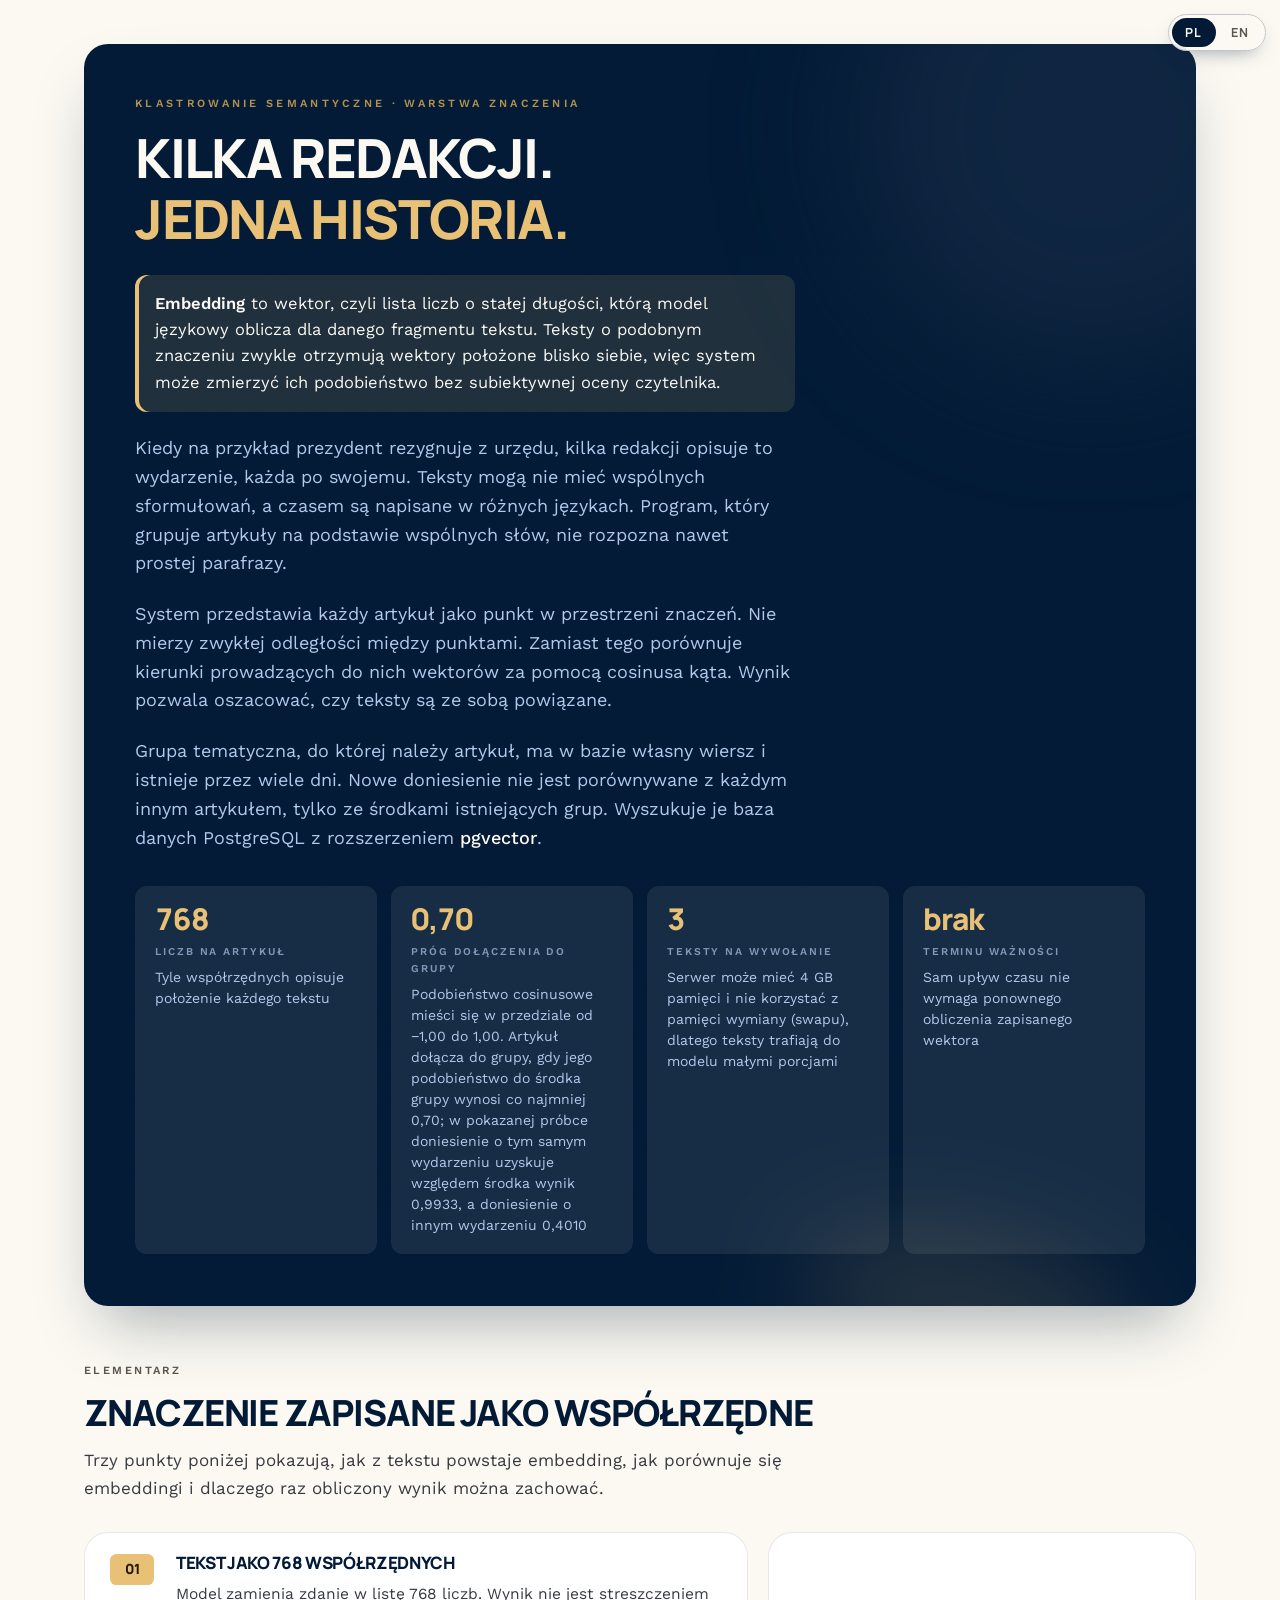
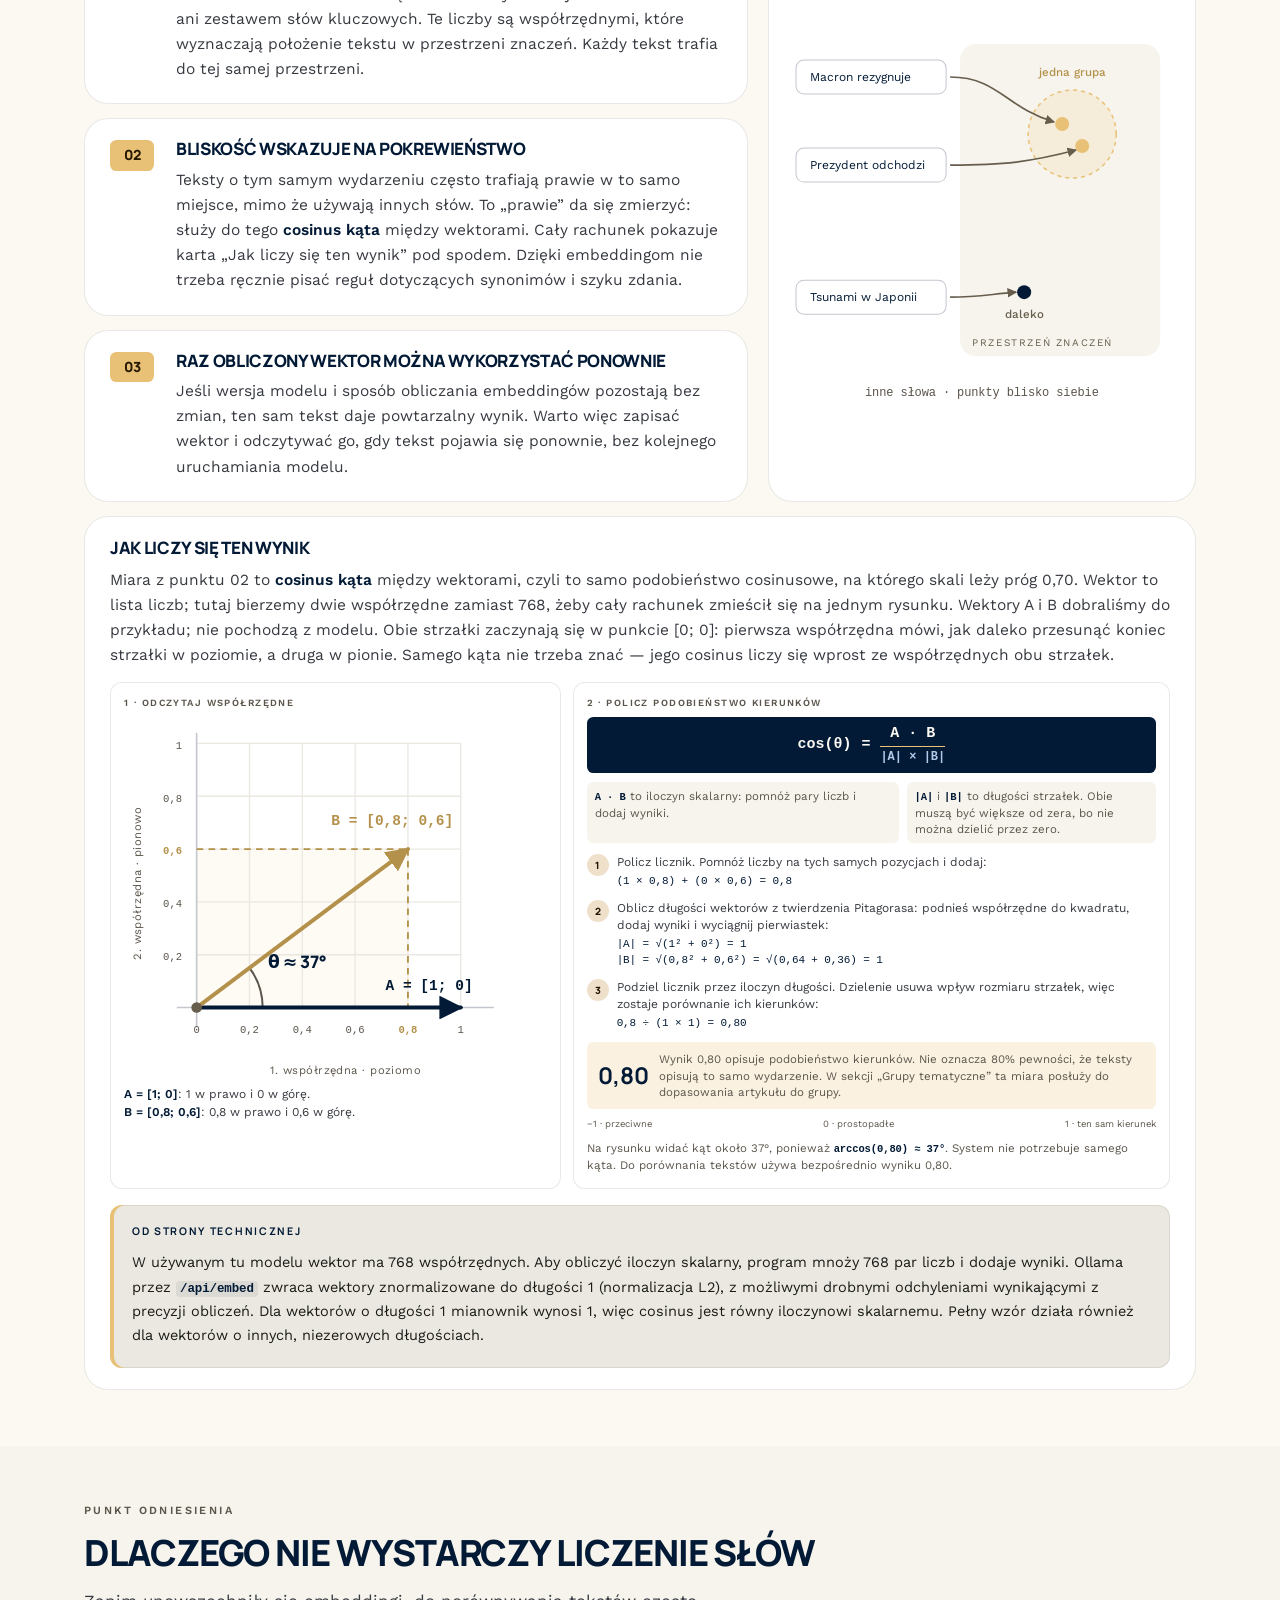
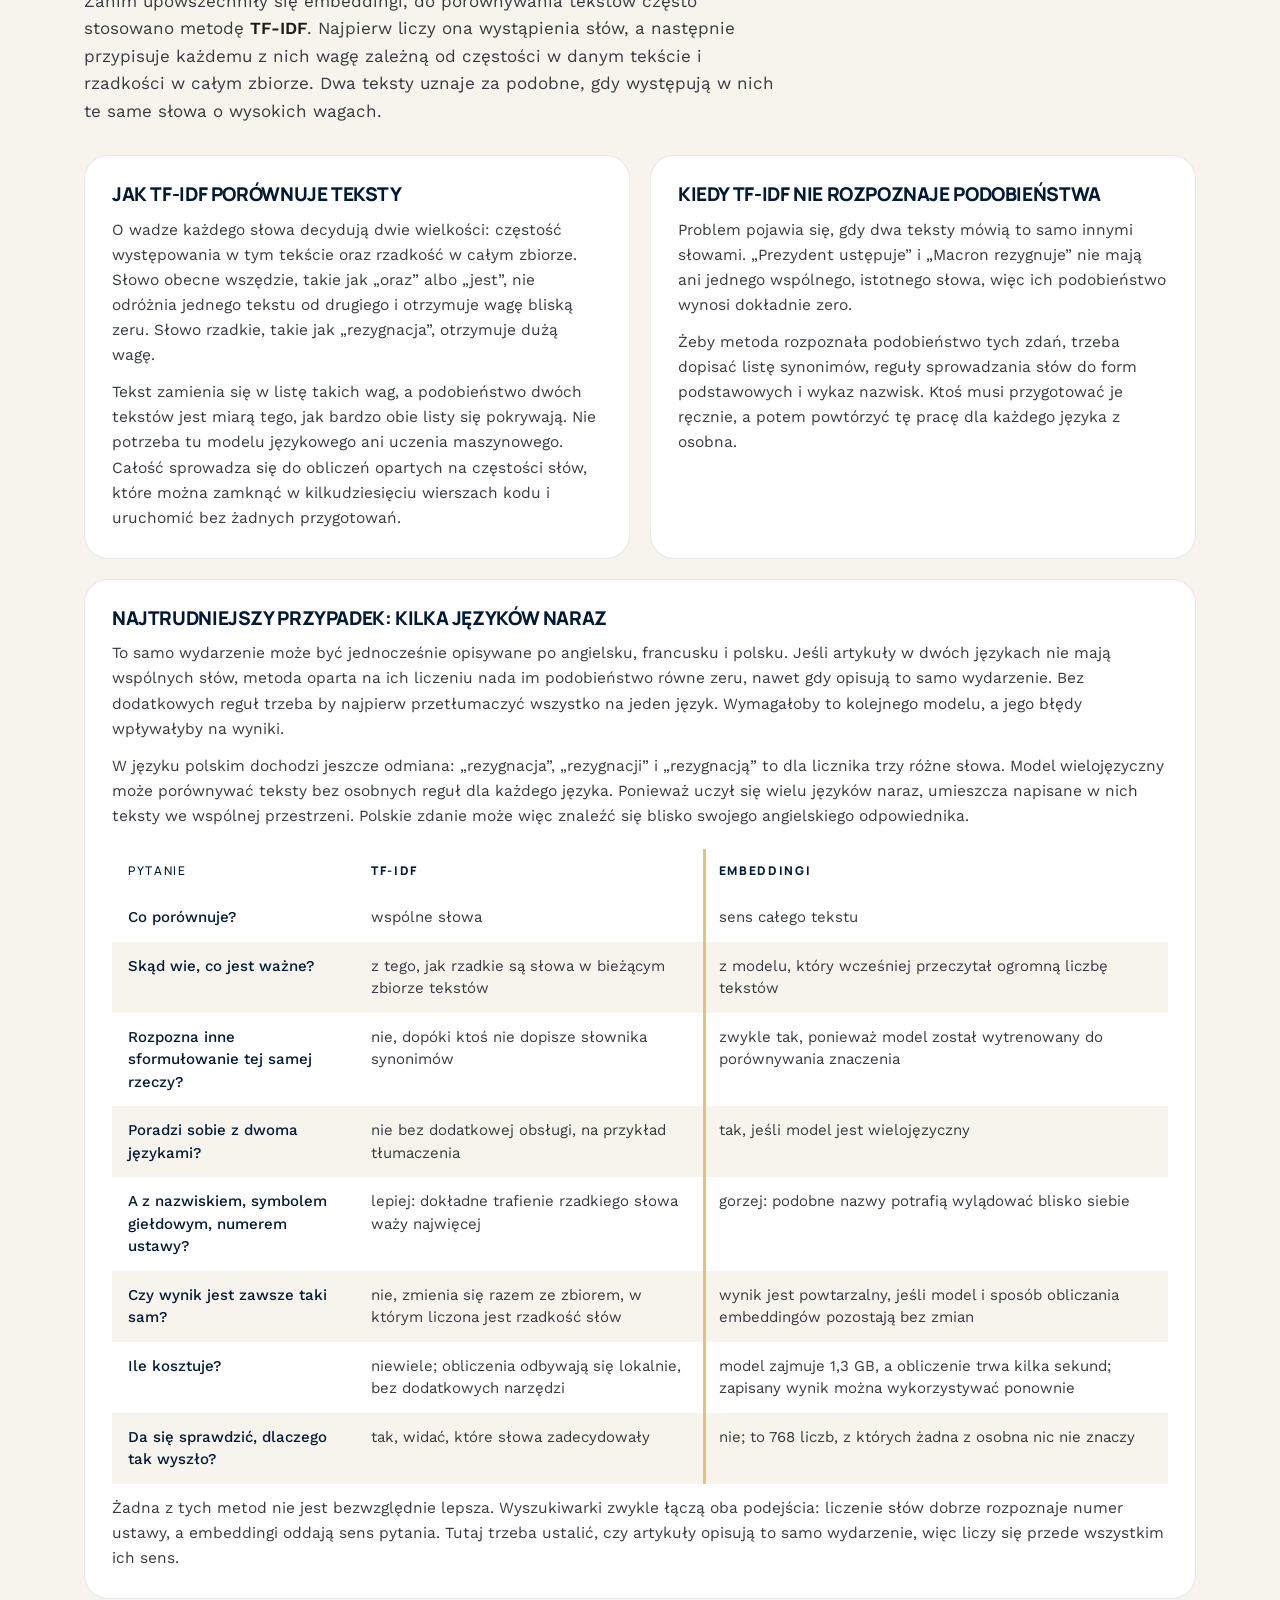
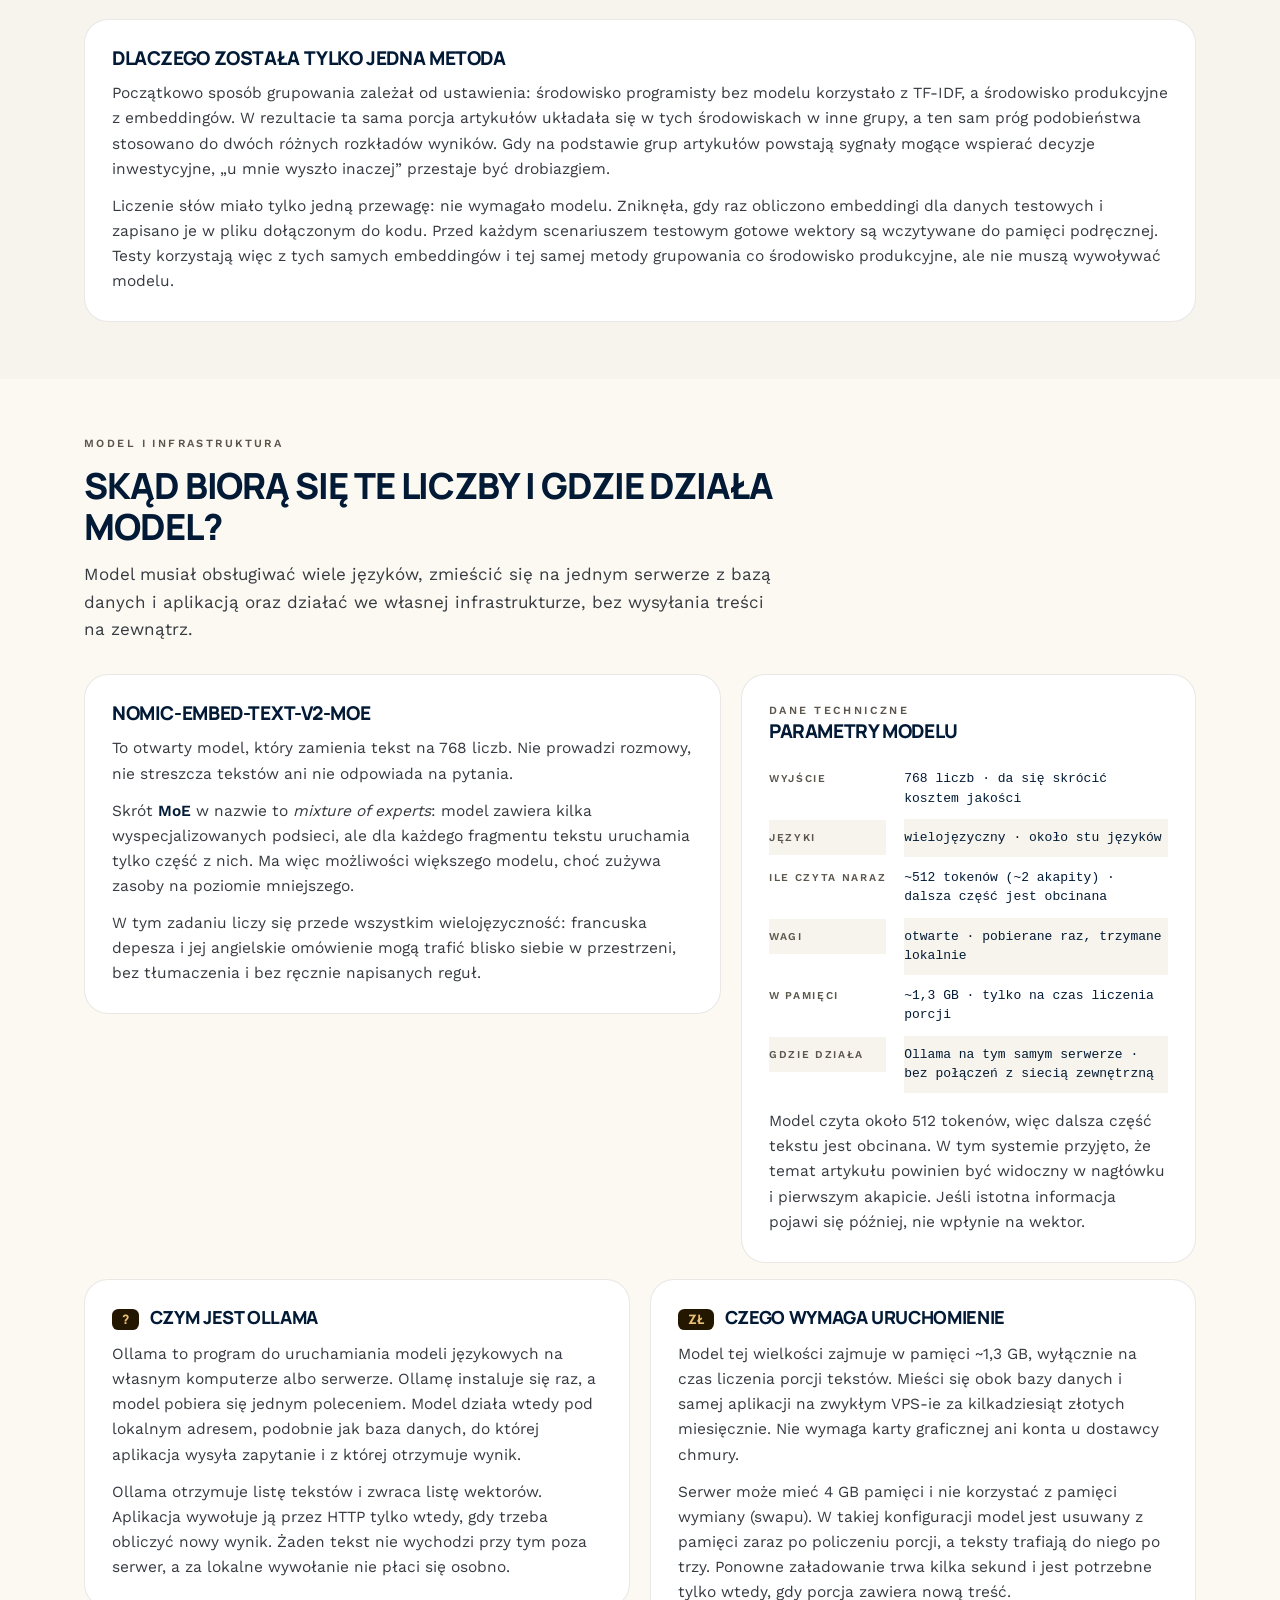
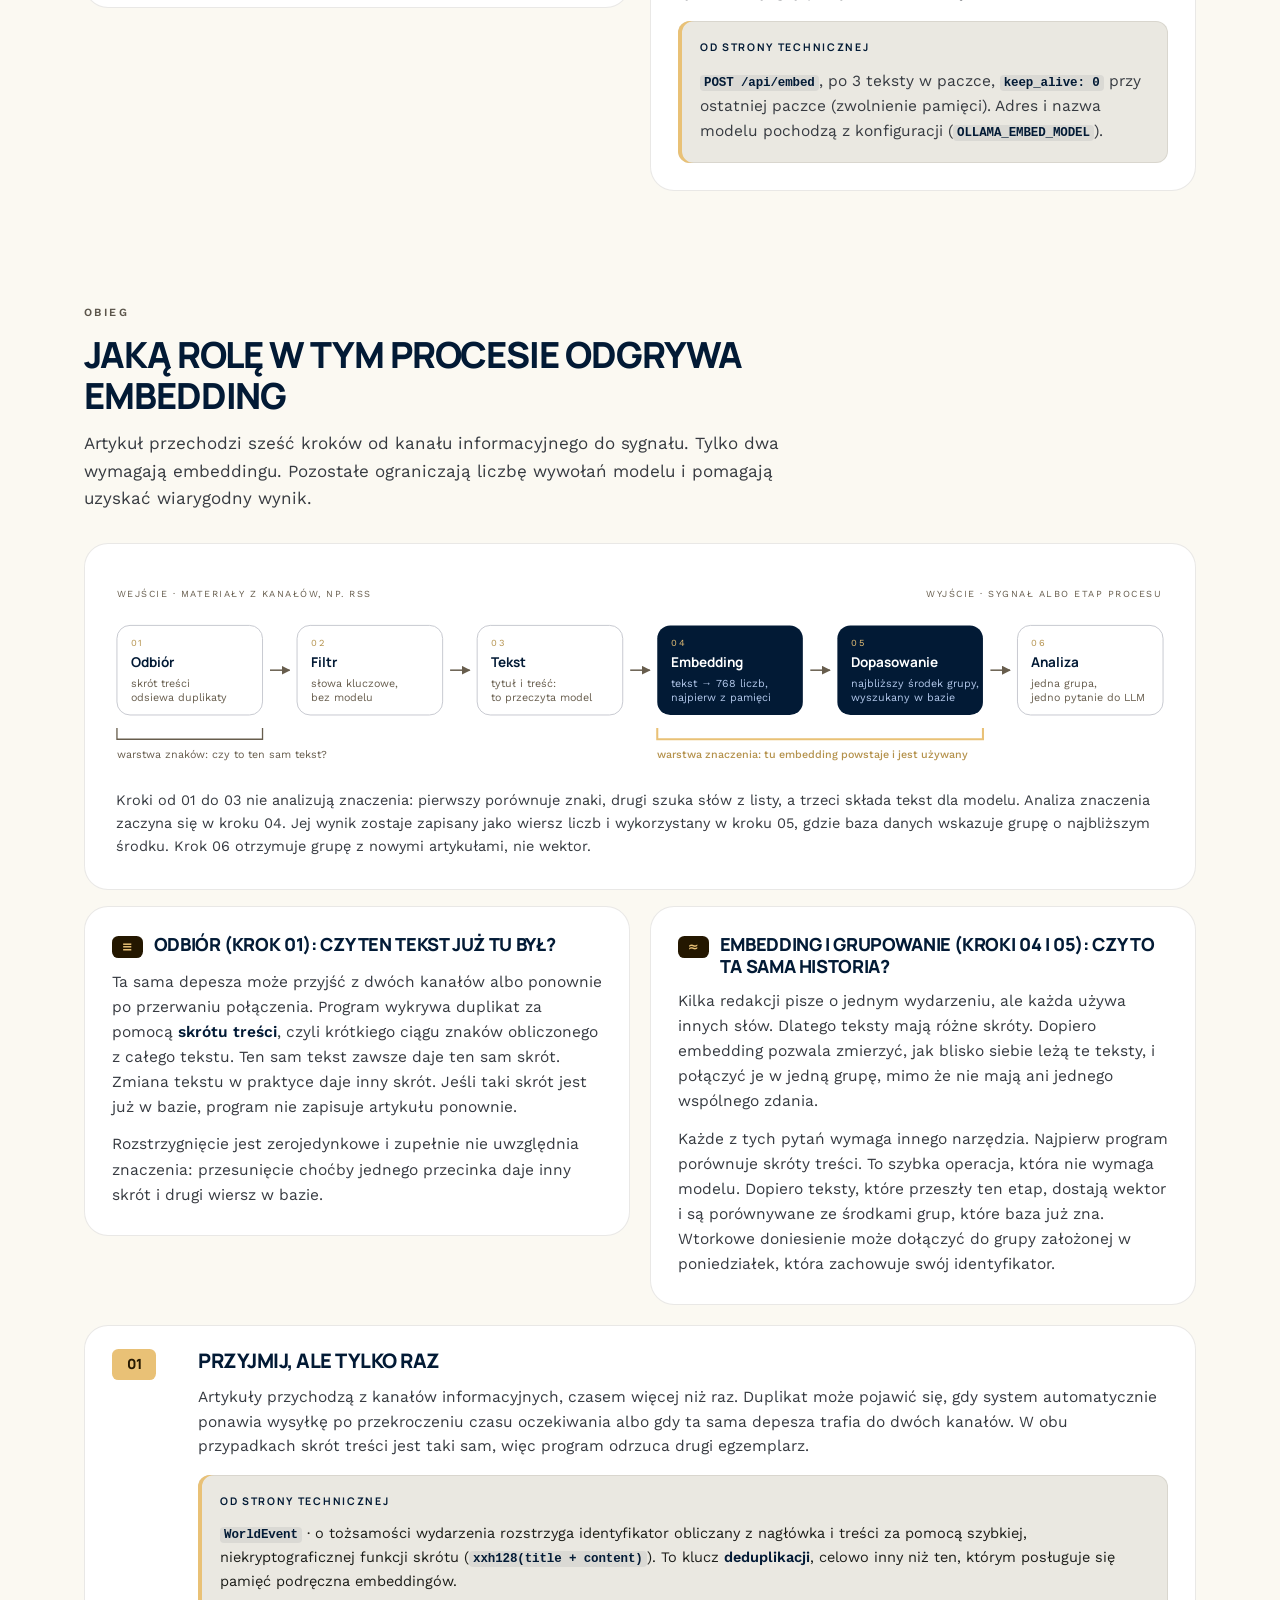
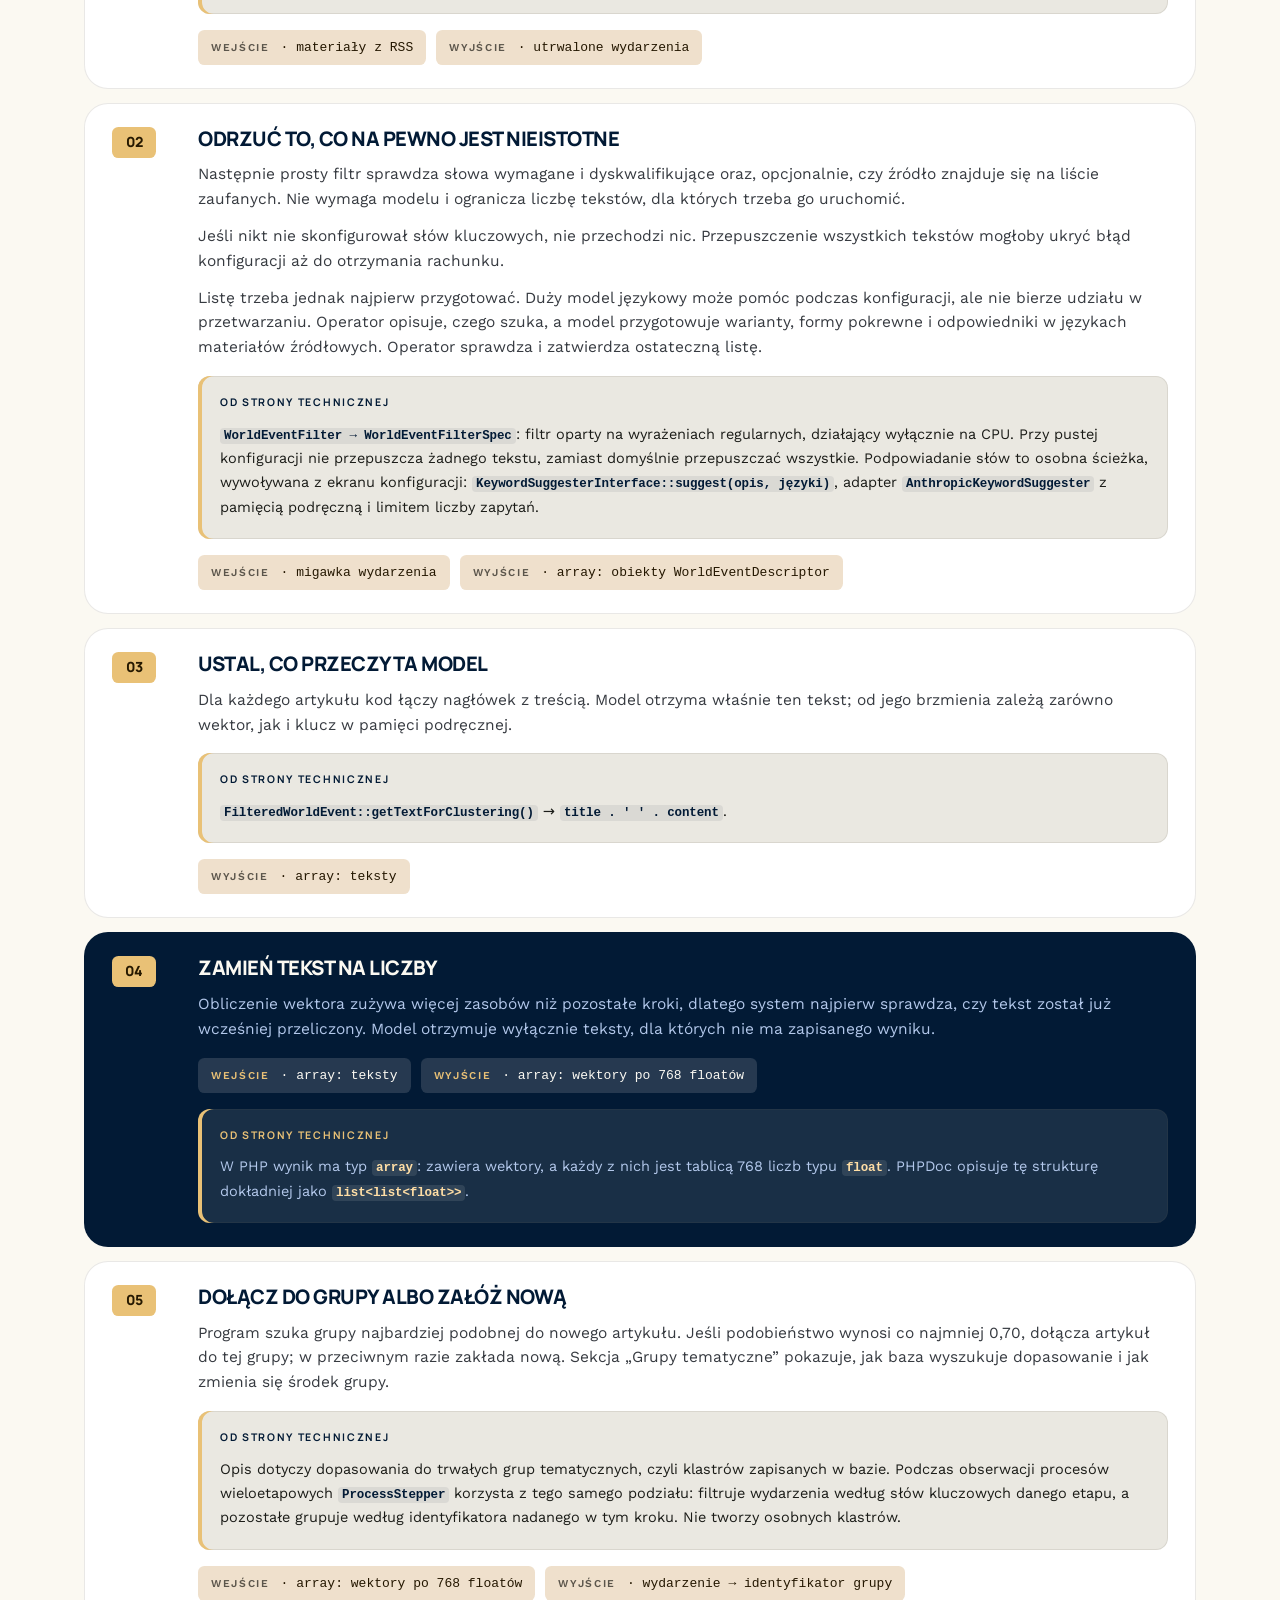
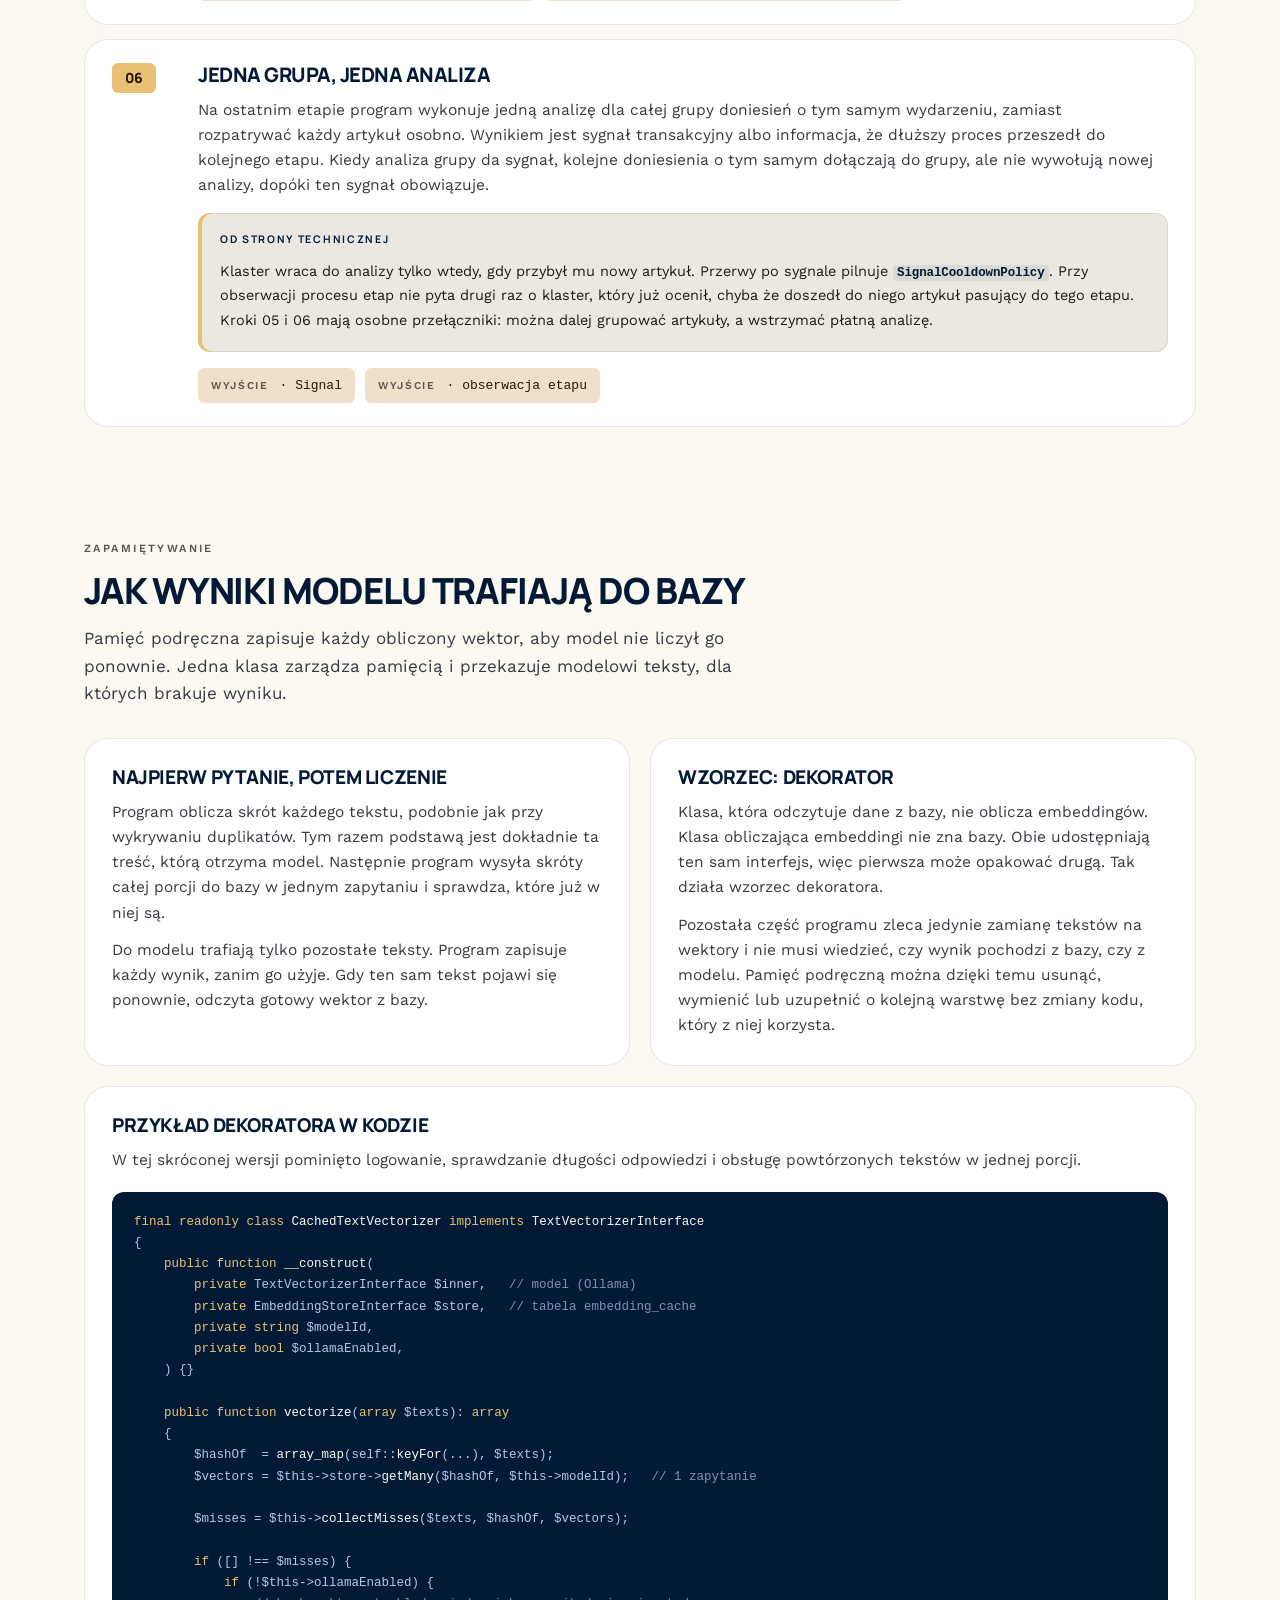
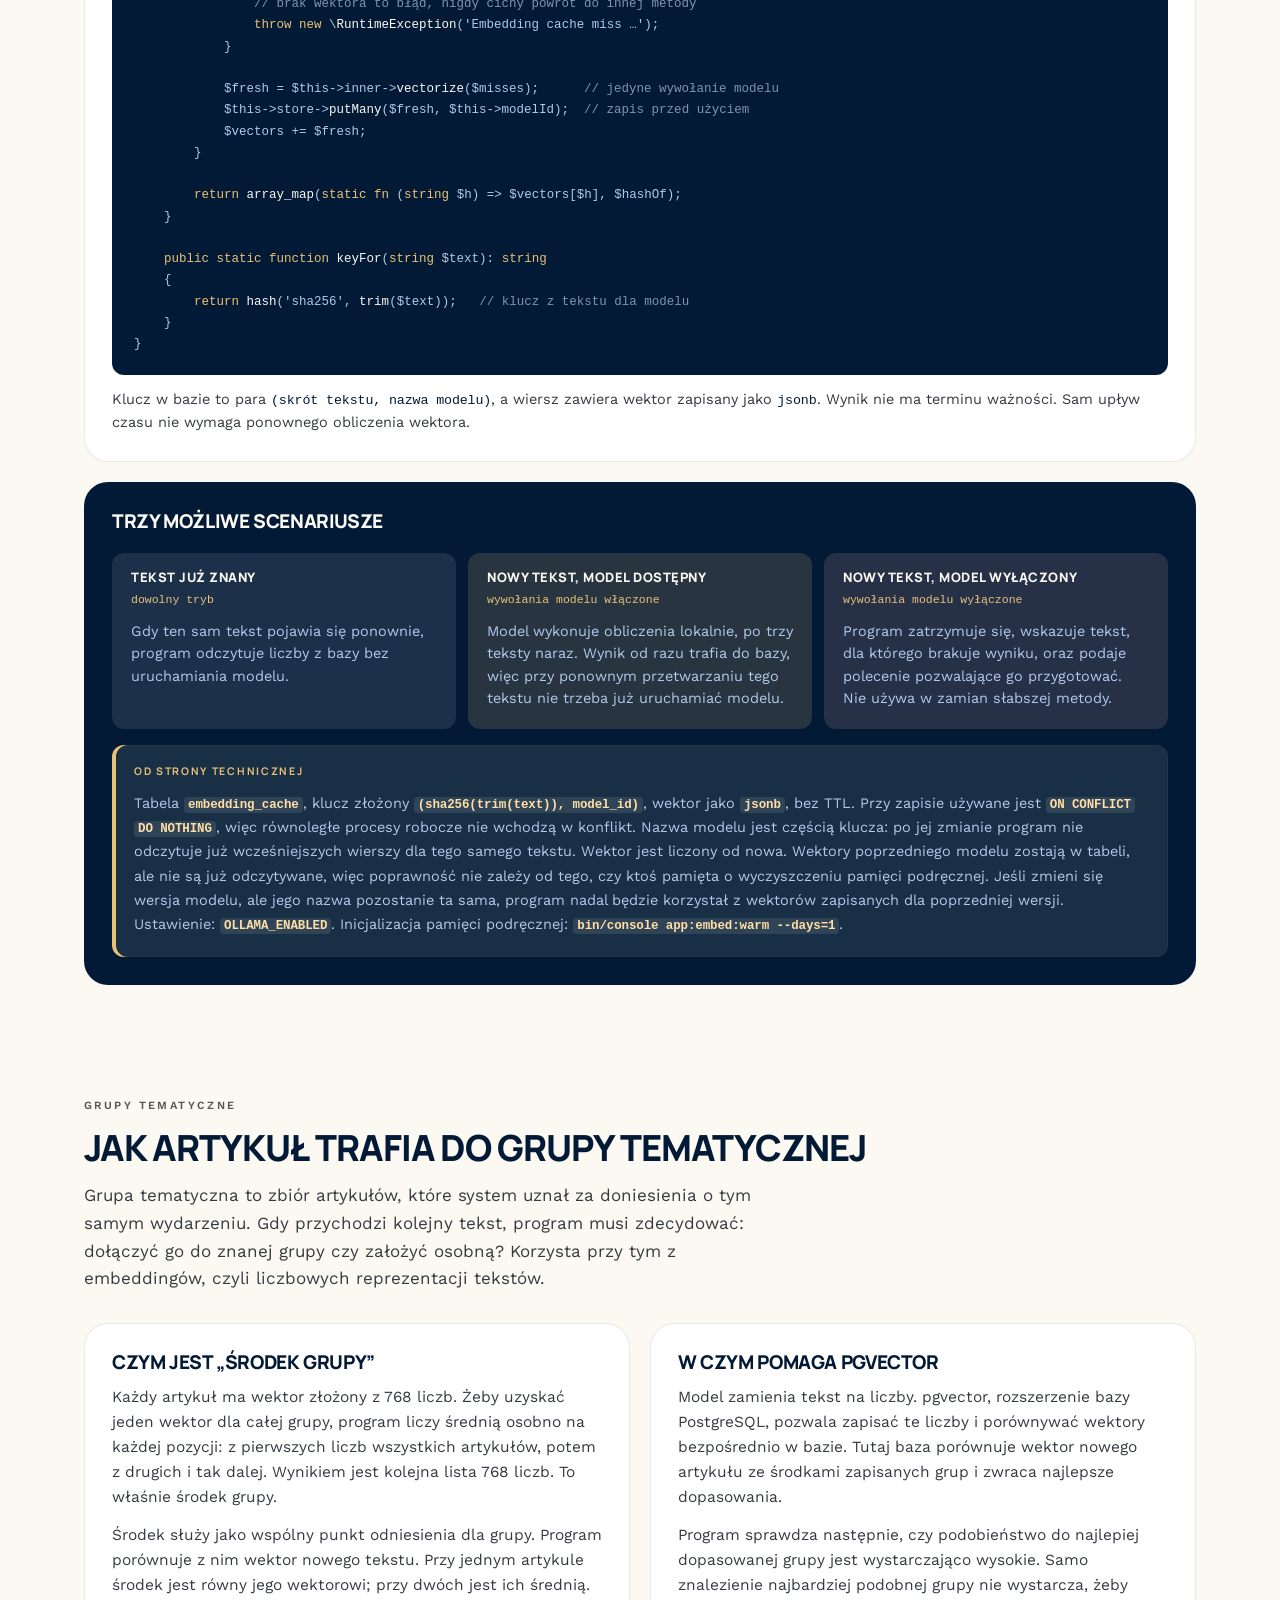
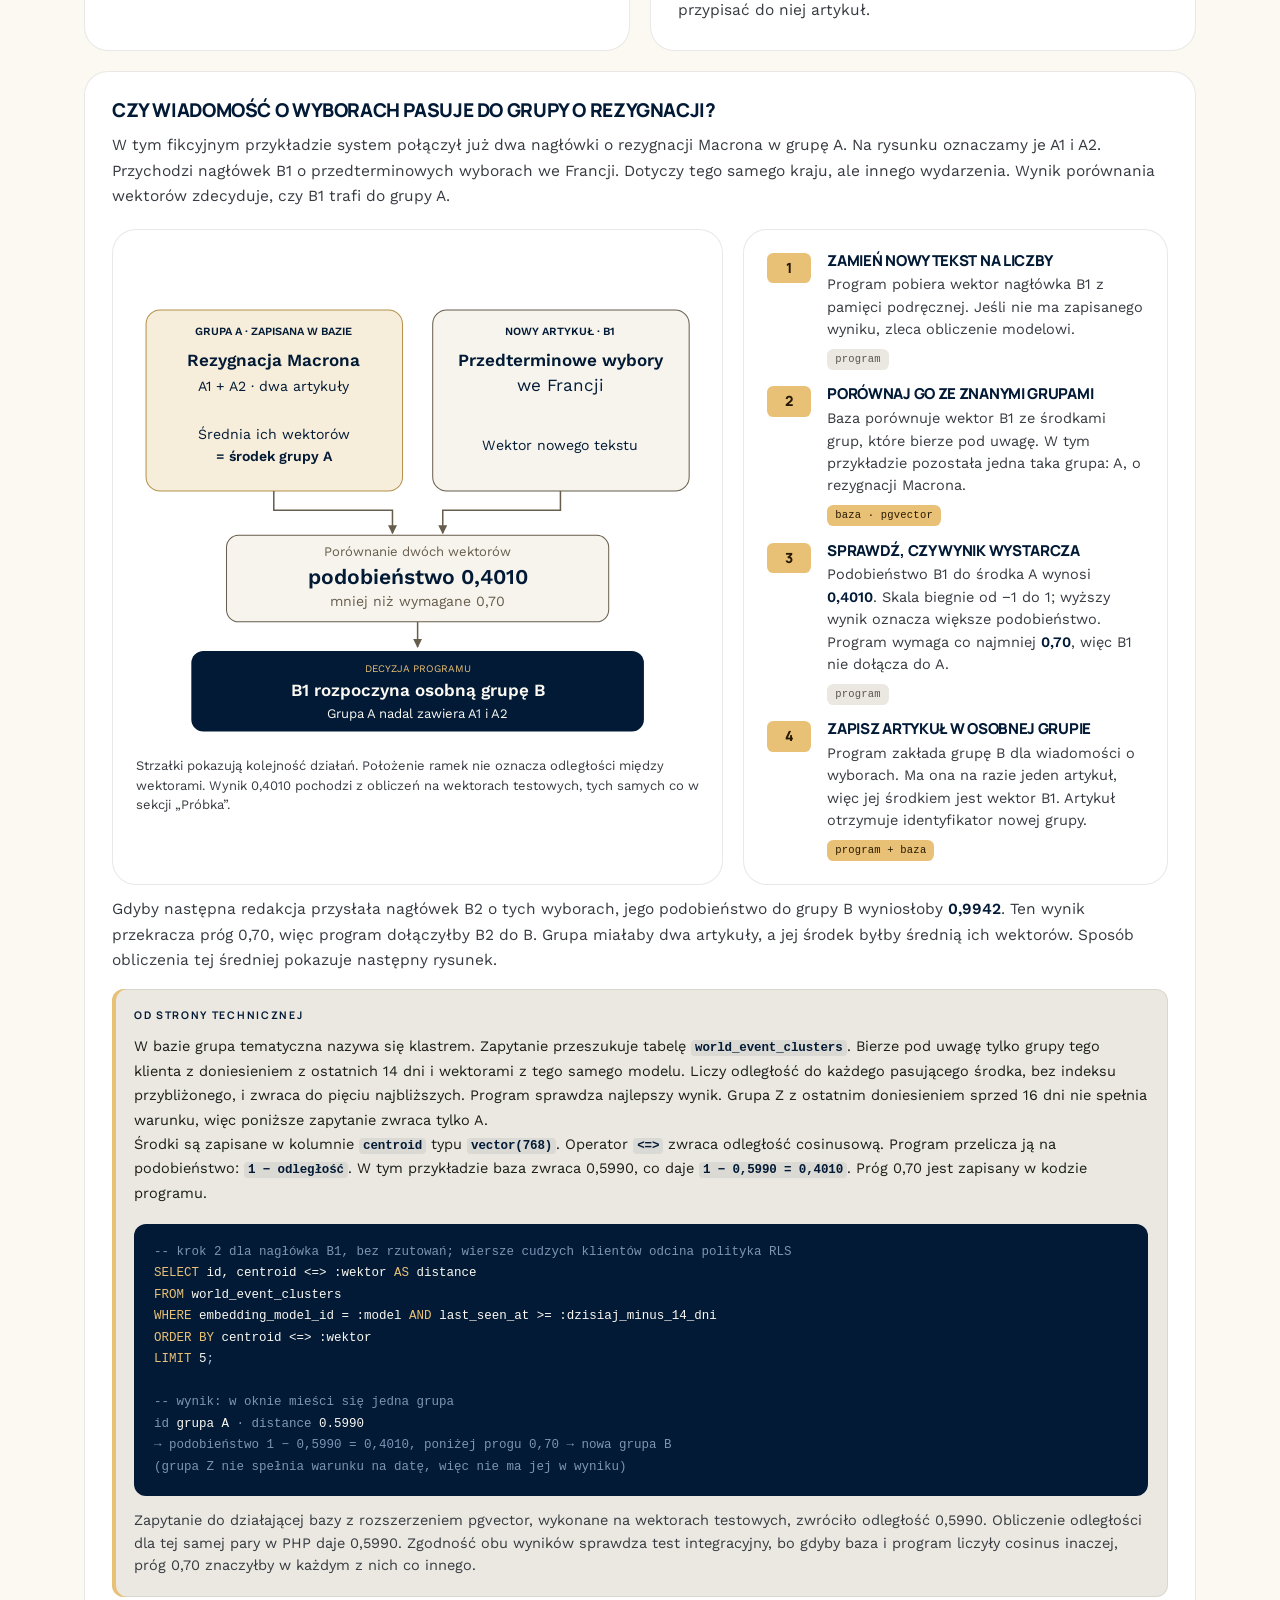
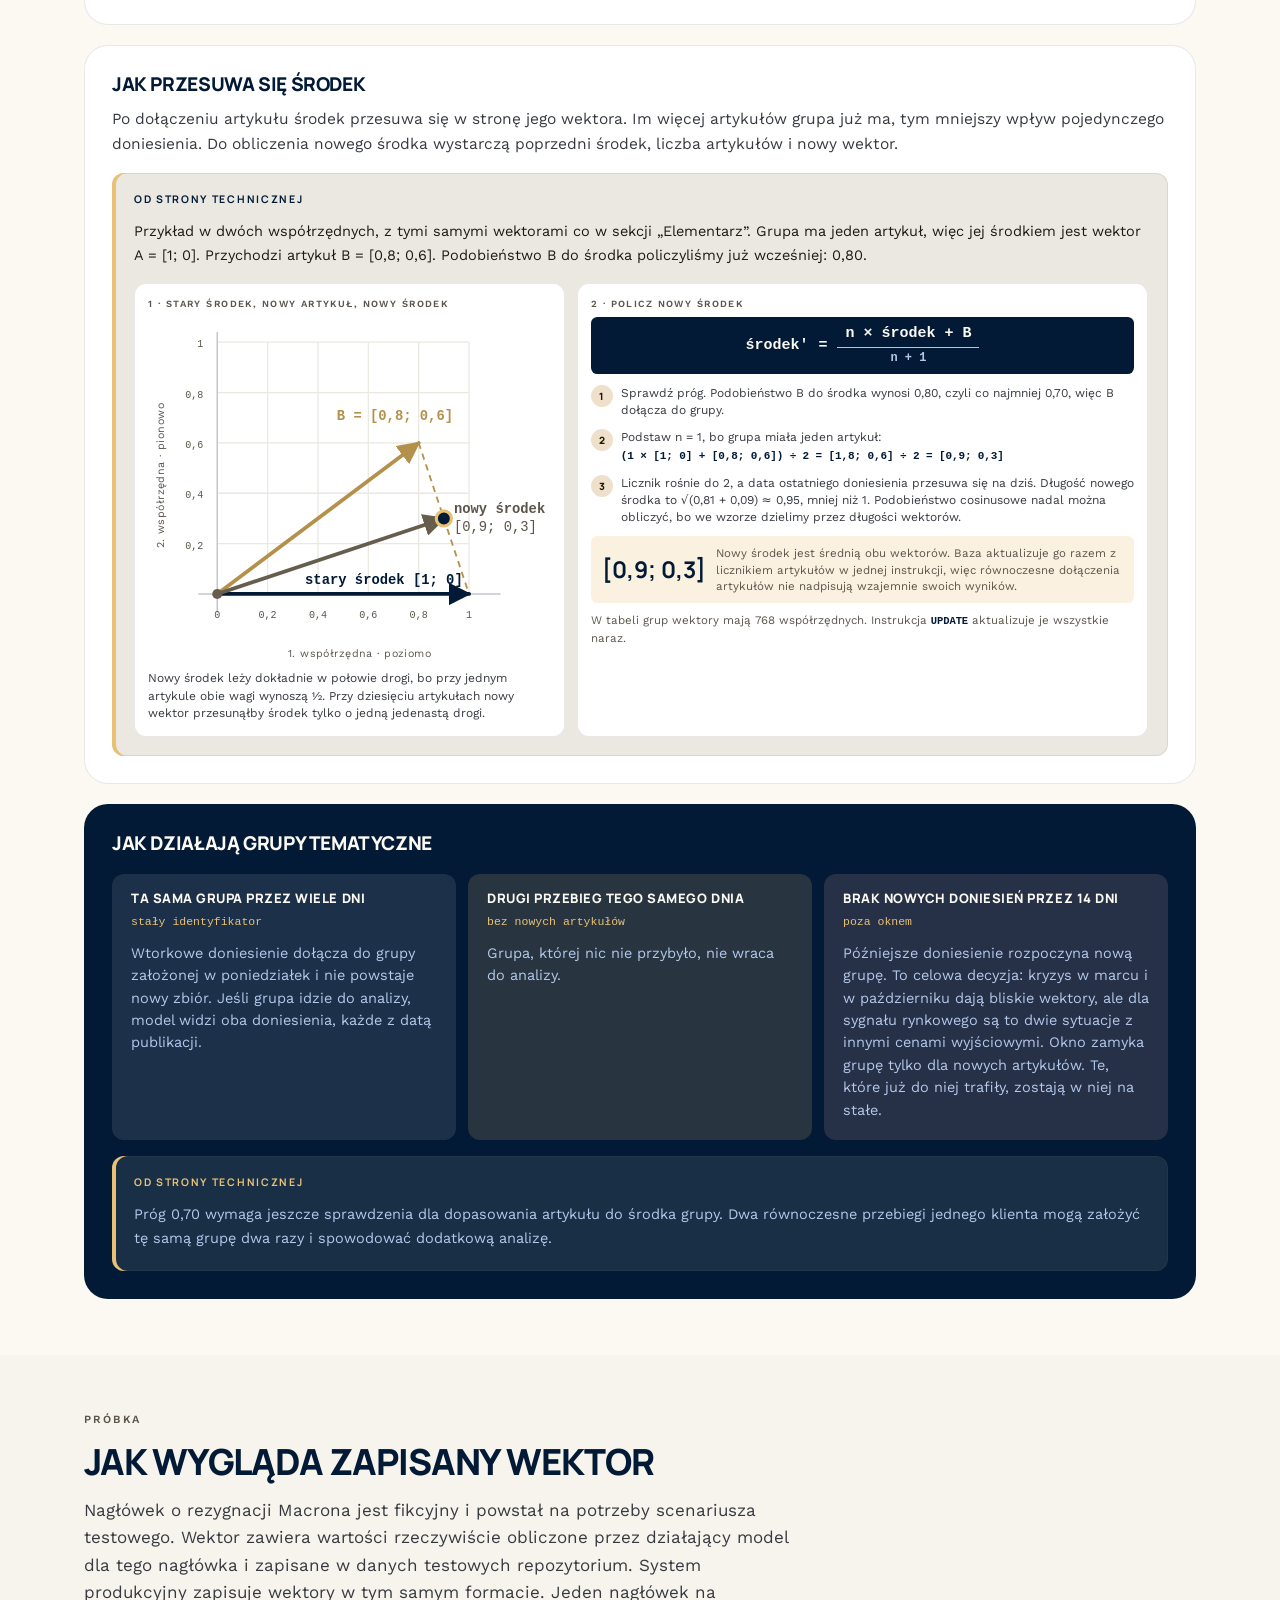
<file: embeddings-explained-pl.html>
<!doctype html>
<html lang="pl">
<head>
<meta charset="utf-8">
<meta name="viewport" content="width=device-width, initial-scale=1">
<title>Kilka redakcji, jedna historia · Proximtype</title>
<meta name="description" content="Czym jest embedding i jak system łączy kilka różnych doniesień prasowych w jedną historię. Wyniki podobieństwa obliczone przez model i wyjaśnienie jego ograniczeń.">

<!-- Preview and language tags. The site address is not decided yet, so a placeholder stands
     in for the domain; ./set-base-url.sh <address> fills it in.
     The publishing order is fixed: address → deploy → LinkedIn Post Inspector → post,
     because the preview card freezes the moment the post goes out. -->
<link rel="canonical" href="https://przemyslaw-naruszewicz.github.io/embeddings-explained/embeddings-explained-pl.html">
<link rel="alternate" hreflang="pl" href="https://przemyslaw-naruszewicz.github.io/embeddings-explained/embeddings-explained-pl.html">
<link rel="alternate" hreflang="en" href="https://przemyslaw-naruszewicz.github.io/embeddings-explained/embeddings-explained-en.html">
<link rel="alternate" hreflang="x-default" href="https://przemyslaw-naruszewicz.github.io/embeddings-explained/embeddings-explained-en.html">
<meta property="og:type" content="article">
<meta property="og:site_name" content="Proximtype">
<meta property="og:locale" content="pl_PL">
<meta property="og:locale:alternate" content="en_US">
<meta property="og:title" content="Kilka redakcji, jedna historia">
<meta property="og:description" content="Czym jest embedding i jak system łączy kilka różnych doniesień prasowych w jedną historię. Wyniki podobieństwa obliczone przez model i wyjaśnienie jego ograniczeń.">
<meta property="og:url" content="https://przemyslaw-naruszewicz.github.io/embeddings-explained/embeddings-explained-pl.html">
<meta property="og:image" content="https://przemyslaw-naruszewicz.github.io/embeddings-explained/og/og-pl-v4.png">
<meta property="og:image:type" content="image/png">
<meta property="og:image:width" content="2400">
<meta property="og:image:height" content="1260">
<meta property="og:image:alt" content="Kilka redakcji, jedna historia. Cztery paski pokazują pierwsze 20 z 768 współrzędnych nagłówków. Klamra łączy wzory A i B, różniące się odcieniem dwóch pól.">
<meta name="twitter:card" content="summary_large_image">

<link rel="stylesheet" href="assets/fonts-gdynia.css">
<link rel="stylesheet" href="assets/board-gdynia.css">
</head>
<body>

<!-- Language switch: two separate source files, a relative link, no script.
     data-render-hide means the element goes away before the PNG/PDF capture, because in an
     exported board a link to the other file would not work anyway. -->
<nav class="langbar" data-render-hide aria-label="Wersja językowa">
  <a lang="pl" hreflang="pl" href="embeddings-explained-pl.html" aria-current="page">PL</a>
  <a lang="en" hreflang="en" href="embeddings-explained-en.html">EN</a>
</nav>
<main class="board">

  <!-- ============ HERO ============ -->
  <div class="wrap">
    <div class="heroCard">
      <div class="blob1"></div><div class="blob2"></div><div class="grain"></div>
      <div class="heroIn">
        <p class="eyebrow">Klastrowanie semantyczne · warstwa znaczenia</p>
        <h1 class="hl">Kilka redakcji.<br><span class="brasstx">Jedna historia.</span></h1>
        <div class="defbox">
          <p>
            <b>Embedding</b> to wektor, czyli lista liczb o stałej długości, którą model językowy
            oblicza dla danego fragmentu tekstu. Teksty o podobnym znaczeniu zwykle otrzymują
            wektory położone blisko siebie, więc system może zmierzyć ich podobieństwo bez
            subiektywnej oceny czytelnika.
          </p>
        </div>
        <p class="sub">
          Kiedy na przykład prezydent rezygnuje z urzędu, kilka redakcji opisuje to wydarzenie,
          każda po swojemu. Teksty mogą nie mieć wspólnych sformułowań, a czasem są napisane
          w różnych językach. Program, który grupuje artykuły na podstawie wspólnych słów, nie
          rozpozna nawet prostej parafrazy.
        </p>
        <p class="sub">
          System przedstawia każdy artykuł jako punkt w przestrzeni znaczeń. Nie mierzy zwykłej
          odległości między punktami. Zamiast tego porównuje kierunki prowadzących do nich wektorów
          za pomocą cosinusa kąta. Wynik pozwala oszacować, czy teksty są ze sobą powiązane.
        </p>
        <p class="sub">
          Grupa tematyczna, do której należy artykuł, ma w bazie własny wiersz i istnieje przez
          wiele dni.
          Nowe doniesienie nie jest porównywane z każdym innym artykułem, tylko ze środkami
          istniejących grup. Wyszukuje je baza danych PostgreSQL z rozszerzeniem <b>pgvector</b>.
        </p>
      </div>
      <div class="kpis">
        <div class="kpi">
          <div class="v">768</div>
          <div class="k">liczb na artykuł</div>
          <div class="d">Tyle współrzędnych opisuje położenie każdego tekstu</div>
        </div>
        <div class="kpi">
          <div class="v">0,70</div>
            <div class="k">próg dołączenia do grupy</div>
            <div class="d">Podobieństwo cosinusowe mieści się w przedziale od −1,00 do 1,00. Artykuł dołącza do grupy, gdy jego podobieństwo do środka grupy wynosi co najmniej 0,70; w pokazanej próbce doniesienie o tym samym wydarzeniu uzyskuje względem środka wynik 0,9933, a doniesienie o innym wydarzeniu 0,4010</div>
        </div>
        <div class="kpi">
          <div class="v">3</div>
          <div class="k">teksty na wywołanie</div>
          <div class="d">Serwer może mieć 4 GB pamięci i nie korzystać z pamięci wymiany (swapu),
            dlatego teksty trafiają do modelu małymi porcjami</div>
        </div>
        <div class="kpi">
          <div class="v">brak</div>
          <div class="k">terminu ważności</div>
          <div class="d">Sam upływ czasu nie wymaga ponownego obliczenia zapisanego wektora</div>
        </div>
      </div>
    </div>
  </div>

  <!-- ============ PRIMER ============ -->
  <section>
    <div class="wrap">
      <div class="sec-head">
        <p class="label">Elementarz</p>
        <h2 class="title">Znaczenie zapisane jako współrzędne</h2>
        <p class="lead">Trzy punkty poniżej pokazują, jak z tekstu powstaje embedding, jak porównuje
          się embeddingi i dlaczego raz obliczony wynik można zachować.</p>
      </div>

      <div class="primer">
        <div class="pcards">

          <div class="pcard">
            <div class="n">01</div>
            <div>
              <h3>Tekst jako 768 współrzędnych</h3>
              <p>
                Model zamienia zdanie w listę 768 liczb.
                Wynik nie jest streszczeniem ani zestawem słów kluczowych. Te liczby są współrzędnymi,
                które wyznaczają położenie tekstu w przestrzeni znaczeń. Każdy tekst trafia do tej
                samej przestrzeni.
              </p>
            </div>
          </div>

          <div class="pcard">
            <div class="n">02</div>
            <div>
              <h3>Bliskość wskazuje na pokrewieństwo</h3>
              <p>
                Teksty o tym samym wydarzeniu często trafiają prawie w to samo miejsce, mimo że używają
                innych słów. To „prawie” da się zmierzyć: służy do tego <b>cosinus kąta</b> między
                wektorami. Cały rachunek pokazuje karta „Jak liczy się ten wynik” pod spodem.
                Dzięki embeddingom nie trzeba ręcznie pisać reguł dotyczących
                synonimów i szyku zdania.
              </p>
            </div>
          </div>

          <div class="pcard">
            <div class="n">03</div>
            <div>
              <h3>Raz obliczony wektor można wykorzystać ponownie</h3>
              <p>
                Jeśli wersja modelu i sposób obliczania embeddingów pozostają bez zmian, ten sam tekst
                daje powtarzalny wynik. Warto więc zapisać wektor i odczytywać go, gdy tekst pojawia się
                ponownie, bez kolejnego uruchamiania modelu.
              </p>
            </div>
          </div>

          <div class="coscard">
            <h3>Jak liczy się ten wynik</h3>
            <p>
              Miara z punktu 02 to <b>cosinus kąta</b> między wektorami, czyli to samo podobieństwo
              cosinusowe, na którego skali leży próg 0,70. Wektor to lista liczb; tutaj bierzemy dwie
              współrzędne zamiast 768, żeby cały rachunek zmieścił się na jednym rysunku. Wektory A i B
              dobraliśmy do przykładu; nie pochodzą z modelu. Obie strzałki zaczynają się w punkcie
              [0; 0]: pierwsza współrzędna mówi, jak daleko przesunąć koniec strzałki w poziomie,
              a druga w pionie. Samego kąta nie trzeba znać — jego cosinus liczy się wprost ze
              współrzędnych obu strzałek.
            </p>

            <div class="cosviz">
              <div class="cosplot">
                <span class="coslabel">1 · Odczytaj współrzędne</span>
                <svg viewBox="0 0 320 280" role="img"
                     aria-label="Układ współrzędnych od 0 do 1. Wektor A kończy się w punkcie o współrzędnych 1 i 0, a wektor B w punkcie o współrzędnych 0,8 i 0,6. Wektory tworzą kąt około 37 stopni.">
                  <defs>
                    <marker id="cos-a-pl" viewBox="0 0 10 10" refX="9" refY="5" markerWidth="6" markerHeight="6" orient="auto">
                      <path d="M0 0 L10 5 L0 10 z" fill="#021a35"></path>
                    </marker>
                    <marker id="cos-b-pl" viewBox="0 0 10 10" refX="9" refY="5" markerWidth="6" markerHeight="6" orient="auto">
                      <path d="M0 0 L10 5 L0 10 z" fill="#b4914b"></path>
                    </marker>
                  </defs>
                  <rect class="cosplane" x="55" y="100" width="160" height="120"></rect>
                  <g class="cosgrid">
                    <line x1="95" y1="20" x2="95" y2="220"></line>
                    <line x1="135" y1="20" x2="135" y2="220"></line>
                    <line x1="175" y1="20" x2="175" y2="220"></line>
                    <line x1="215" y1="20" x2="215" y2="220"></line>
                    <line x1="255" y1="20" x2="255" y2="220"></line>
                    <line x1="55" y1="180" x2="255" y2="180"></line>
                    <line x1="55" y1="140" x2="255" y2="140"></line>
                    <line x1="55" y1="100" x2="255" y2="100"></line>
                    <line x1="55" y1="60" x2="255" y2="60"></line>
                    <line x1="55" y1="20" x2="255" y2="20"></line>
                  </g>
                  <line class="cosaxis" x1="40" y1="220" x2="280" y2="220"></line>
                  <line class="cosaxis" x1="55" y1="235" x2="55" y2="12"></line>
                  <g class="costicks">
                    <text x="55" y="239">0</text>
                    <text x="95" y="239">0,2</text>
                    <text x="135" y="239">0,4</text>
                    <text x="175" y="239">0,6</text>
                    <text class="active" x="215" y="239">0,8</text>
                    <text x="255" y="239">1</text>
                    <text x="44" y="184">0,2</text>
                    <text x="44" y="144">0,4</text>
                    <text class="active" x="44" y="104">0,6</text>
                    <text x="44" y="64">0,8</text>
                    <text x="44" y="24">1</text>
                  </g>
                  <text class="cosaxisname" x="168" y="270" text-anchor="middle">1. współrzędna · poziomo</text>
                  <text class="cosaxisname" transform="translate(13 126) rotate(-90)" text-anchor="middle">2. współrzędna · pionowo</text>
                  <line class="cosguide" x1="215" y1="100" x2="215" y2="220"></line>
                  <line class="cosguide" x1="55" y1="100" x2="215" y2="100"></line>
                  <path class="cosarc" d="M105 220 A50 50 0 0 0 95 190"></path>
                  <line class="cosvector cosa" x1="55" y1="220" x2="255" y2="220" marker-end="url(#cos-a-pl)"></line>
                  <line class="cosvector cosb" x1="55" y1="220" x2="215" y2="100" marker-end="url(#cos-b-pl)"></line>
                  <circle cx="55" cy="220" r="4" fill="#675d4d"></circle>
                  <text class="costheta" x="109" y="190">θ ≈ 37°</text>
                  <text class="cosva" x="198" y="207">A = [1; 0]</text>
                  <text class="cosvb" x="157" y="82">B = [0,8; 0,6]</text>
                </svg>
                <p class="coshint">
                  <b>A = [1; 0]</b>: 1 w prawo i 0 w górę.<br>
                  <b>B = [0,8; 0,6]</b>: 0,8 w prawo i 0,6 w górę.
                </p>
              </div>

              <div class="cosmath">
                <span class="coslabel">2 · Policz podobieństwo kierunków</span>
                <div class="cosformula" aria-label="Cosinus kąta jest równy iloczynowi skalarnemu A i B podzielonemu przez iloczyn długości A i B">
                  <span>cos(θ)</span><span>=</span>
                  <span class="cosfrac"><span>A · B</span><span>|A| × |B|</span></span>
                </div>
                <div class="cosnotation">
                  <span><code>A · B</code> to iloczyn skalarny: pomnóż pary liczb i dodaj wyniki.</span>
                  <span><code>|A|</code> i <code>|B|</code> to długości strzałek. Obie muszą być większe
                    od zera, bo nie można dzielić przez zero.</span>
                </div>
                <div class="cossteps">
                  <div class="cosstep">
                    <span class="sn">1</span>
                    <div>Policz licznik. Pomnóż liczby na tych samych pozycjach i dodaj:
                      <code>(1 × 0,8) + (0 × 0,6) = 0,8</code>
                    </div>
                  </div>
                  <div class="cosstep">
                    <span class="sn">2</span>
                    <div>Oblicz długości wektorów z twierdzenia Pitagorasa: podnieś współrzędne
                      do kwadratu, dodaj wyniki i wyciągnij pierwiastek:
                      <code>|A| = √(1² + 0²) = 1<br>|B| = √(0,8² + 0,6²) = √(0,64 + 0,36) = 1</code>
                    </div>
                  </div>
                  <div class="cosstep">
                    <span class="sn">3</span>
                    <div>Podziel licznik przez iloczyn długości. Dzielenie usuwa wpływ rozmiaru
                      strzałek, więc zostaje porównanie ich kierunków:
                      <code>0,8 ÷ (1 × 1) = 0,80</code>
                    </div>
                  </div>
                </div>
                <div class="cosanswer">
                  <strong>0,80</strong>
                  <span>Wynik 0,80 opisuje podobieństwo kierunków. Nie oznacza 80% pewności, że teksty opisują to samo wydarzenie. W sekcji „Grupy tematyczne” ta miara posłuży do dopasowania artykułu do grupy.</span>
                </div>
                <div class="coslegend"><span>−1 · przeciwne</span><span>0 · prostopadłe</span><span>1 · ten sam kierunek</span></div>
                <p class="cosangleback">Na rysunku widać kąt około 37°, ponieważ
                  <code>arccos(0,80) ≈ 37°</code>. System nie potrzebuje samego kąta. Do porównania
                  tekstów używa bezpośrednio wyniku 0,80.</p>
              </div>
            </div>

            <div class="hood">
              <span class="ht">Od strony technicznej</span>
              <p>
                W używanym tu modelu wektor ma 768 współrzędnych. Aby obliczyć iloczyn skalarny,
                program mnoży 768 par liczb i dodaje wyniki. Ollama przez <code>/api/embed</code>
                zwraca wektory znormalizowane do długości 1 (normalizacja L2), z możliwymi drobnymi
                odchyleniami wynikającymi z precyzji obliczeń. Dla wektorów o długości 1 mianownik
                wynosi 1, więc cosinus jest równy iloczynowi skalarnemu. Pełny wzór działa również
                dla wektorów o innych, niezerowych długościach.
              </p>
            </div>
          </div>

        </div>

        <figure class="mini">
          <svg viewBox="0 0 380 340" role="img"
               aria-label="Dwa różnie sformułowane nagłówki lądują blisko siebie w przestrzeni znaczeń; nagłówek bez związku ląduje daleko.">
            <defs>
              <marker id="ah" viewBox="0 0 10 10" refX="9" refY="5" markerWidth="6" markerHeight="6" orient="auto-start-reverse">
                <path d="M0 0 L10 5 L0 10 z" fill="#675d4d"></path>
              </marker>
            </defs>

            <rect x="168" y="14" width="200" height="312" rx="16" fill="#f6f4ec"></rect>
            <text x="180" y="316" font-family="Work Sans, sans-serif" font-size="10" letter-spacing="1.6"
                  fill="#675d4d">PRZESTRZEŃ ZNACZEŃ</text>

            <circle cx="280" cy="104" r="44" fill="#e9c176" fill-opacity="0.16"
                    stroke="#e9c176" stroke-width="1.5" stroke-dasharray="4 4"></circle>
            <text x="280" y="46" text-anchor="middle" font-family="Work Sans, sans-serif" font-size="11.5"
                  font-weight="500" fill="#b4914b">jedna grupa</text>

            <rect x="4" y="30" width="150" height="34" rx="8" fill="#ffffff" stroke="#c4c6ce"></rect>
            <text x="18" y="51" font-family="Work Sans, sans-serif" font-size="12" fill="#021a35">Macron rezygnuje</text>

            <rect x="4" y="118" width="150" height="34" rx="8" fill="#ffffff" stroke="#c4c6ce"></rect>
            <text x="18" y="139" font-family="Work Sans, sans-serif" font-size="12" fill="#021a35">Prezydent odchodzi</text>

            <rect x="4" y="250" width="150" height="34" rx="8" fill="#ffffff" stroke="#c4c6ce"></rect>
            <text x="18" y="271" font-family="Work Sans, sans-serif" font-size="12" fill="#021a35">Tsunami w Japonii</text>

            <path d="M158 47 C 206 47, 214 78, 262 92" fill="none" stroke="#675d4d" stroke-width="1.6" marker-end="url(#ah)"></path>
            <path d="M158 135 C 212 135, 238 132, 284 120" fill="none" stroke="#675d4d" stroke-width="1.6" marker-end="url(#ah)"></path>
            <path d="M158 267 C 186 267, 198 264, 224 262" fill="none" stroke="#675d4d" stroke-width="1.6" marker-end="url(#ah)"></path>

            <circle cx="270" cy="94" r="7" fill="#e9c176"></circle>
            <circle cx="290" cy="116" r="7" fill="#e9c176"></circle>
            <circle cx="232" cy="262" r="7" fill="#021a35"></circle>
            <text x="232" y="288" text-anchor="middle" font-family="Work Sans, sans-serif" font-size="11.5"
                  font-weight="500" fill="#675d4d">daleko</text>
          </svg>
          <figcaption>inne słowa · punkty blisko siebie</figcaption>
        </figure>
      </div>
    </div>
  </section>

  <!-- ============ TF-IDF ============ -->
  <section class="band">
    <div class="wrap">
      <div class="sec-head">
        <p class="label">Punkt odniesienia</p>
        <h2 class="title">Dlaczego nie wystarczy liczenie słów</h2>
        <p class="lead">
          Zanim upowszechniły się embeddingi, do porównywania tekstów często stosowano metodę
          <b>TF-IDF</b>. Najpierw liczy ona wystąpienia słów, a następnie przypisuje każdemu z nich
          wagę zależną od częstości w danym tekście i rzadkości w całym zbiorze. Dwa teksty uznaje
          za podobne, gdy występują w nich te same słowa o wysokich wagach.
        </p>
      </div>

      <div class="specimen">

        <div class="card">
          <h3>Jak TF-IDF porównuje teksty</h3>
          <p class="note">
            O wadze każdego słowa decydują dwie wielkości: częstość występowania w tym tekście oraz
            rzadkość w całym zbiorze. Słowo obecne wszędzie, takie jak „oraz” albo „jest”, nie odróżnia
            jednego tekstu od drugiego i otrzymuje wagę bliską zeru. Słowo rzadkie, takie jak
            „rezygnacja”, otrzymuje dużą wagę.
          </p>
          <p class="note">
            Tekst zamienia się w listę takich wag, a podobieństwo dwóch tekstów jest miarą tego, jak
            bardzo obie listy się pokrywają. Nie potrzeba tu modelu językowego ani uczenia maszynowego.
            Całość sprowadza się do obliczeń opartych na częstości słów, które można zamknąć
            w kilkudziesięciu wierszach kodu i uruchomić bez żadnych przygotowań.
          </p>
        </div>

        <div class="card">
          <h3>Kiedy TF-IDF nie rozpoznaje podobieństwa</h3>
          <p class="note">
            Problem pojawia się, gdy dwa teksty mówią to samo innymi słowami. „Prezydent ustępuje” i „Macron
            rezygnuje” nie mają ani jednego wspólnego, istotnego słowa, więc ich podobieństwo wynosi
            dokładnie zero.
          </p>
          <p class="note">
            Żeby metoda rozpoznała podobieństwo tych zdań, trzeba dopisać listę synonimów, reguły
            sprowadzania słów do form podstawowych i wykaz nazwisk. Ktoś musi przygotować je ręcznie,
            a potem powtórzyć tę pracę dla każdego języka z osobna.
          </p>
        </div>

        <div class="card wide">
          <h3>Najtrudniejszy przypadek: kilka języków naraz</h3>
          <p class="note">
            To samo wydarzenie może być jednocześnie opisywane po angielsku, francusku i polsku.
            Jeśli artykuły w dwóch językach nie mają wspólnych słów, metoda oparta na ich liczeniu
            nada im podobieństwo równe zeru, nawet gdy opisują to samo wydarzenie. Bez dodatkowych
            reguł trzeba by najpierw przetłumaczyć wszystko na jeden język. Wymagałoby to kolejnego
            modelu, a jego błędy wpływałyby na wyniki.
          </p>
          <p class="note">
            W języku polskim dochodzi jeszcze odmiana: „rezygnacja”, „rezygnacji” i „rezygnacją”
            to dla licznika trzy różne słowa. Model wielojęzyczny może porównywać teksty bez osobnych
            reguł dla każdego języka. Ponieważ uczył się wielu języków naraz, umieszcza napisane w nich
            teksty we wspólnej przestrzeni. Polskie zdanie może więc znaleźć się blisko swojego
            angielskiego odpowiednika.
          </p>

          <div class="cmp-scroll" role="region" aria-label="Porównanie TF-IDF i embeddingów" tabindex="0">
          <table class="cmp">
            <thead>
              <tr><th>Pytanie</th><th>TF-IDF</th><th>Embeddingi</th></tr>
            </thead>
            <tbody>
              <tr>
                <td>Co porównuje?</td>
                <td>wspólne słowa</td>
                <td>sens całego tekstu</td>
              </tr>
              <tr>
                <td>Skąd wie, co jest ważne?</td>
                <td>z tego, jak rzadkie są słowa w bieżącym zbiorze tekstów</td>
                <td>z modelu, który wcześniej przeczytał ogromną liczbę tekstów</td>
              </tr>
              <tr>
                <td>Rozpozna inne sformułowanie tej samej rzeczy?</td>
                <td>nie, dopóki ktoś nie dopisze słownika synonimów</td>
                <td>zwykle tak, ponieważ model został wytrenowany do porównywania znaczenia</td>
              </tr>
              <tr>
                <td>Poradzi sobie z dwoma językami?</td>
                <td>nie bez dodatkowej obsługi, na przykład tłumaczenia</td>
                <td>tak, jeśli model jest wielojęzyczny</td>
              </tr>
              <tr>
                <td>A z nazwiskiem, symbolem giełdowym, numerem ustawy?</td>
                <td>lepiej: dokładne trafienie rzadkiego słowa waży najwięcej</td>
                <td>gorzej: podobne nazwy potrafią wylądować blisko siebie</td>
              </tr>
              <tr>
                <td>Czy wynik jest zawsze taki sam?</td>
                <td>nie, zmienia się razem ze zbiorem, w którym liczona jest rzadkość słów</td>
                <td>wynik jest powtarzalny, jeśli model i sposób obliczania embeddingów pozostają bez zmian</td>
              </tr>
              <tr>
                <td>Ile kosztuje?</td>
                <td>niewiele; obliczenia odbywają się lokalnie, bez dodatkowych narzędzi</td>
                <td>model zajmuje 1,3 GB, a obliczenie trwa kilka sekund; zapisany wynik można wykorzystywać ponownie</td>
              </tr>
              <tr>
                <td>Da się sprawdzić, dlaczego tak wyszło?</td>
                <td>tak, widać, które słowa zadecydowały</td>
                <td>nie; to 768 liczb, z których żadna z osobna nic nie znaczy</td>
              </tr>
            </tbody>
          </table>
          </div>

          <p class="note">
            Żadna z tych metod nie jest bezwzględnie lepsza. Wyszukiwarki zwykle łączą oba
            podejścia: liczenie słów dobrze rozpoznaje numer ustawy, a embeddingi oddają sens pytania.
            Tutaj trzeba ustalić, czy artykuły opisują to samo wydarzenie, więc liczy się przede
            wszystkim ich sens.
          </p>
        </div>

        <div class="card wide">
          <h3>Dlaczego została tylko jedna metoda</h3>
          <p class="note">
            Początkowo sposób grupowania zależał od ustawienia: środowisko programisty bez modelu
            korzystało z TF-IDF, a środowisko produkcyjne z embeddingów. W rezultacie ta sama porcja
            artykułów układała się w tych środowiskach w inne grupy,
            a ten sam próg podobieństwa stosowano do dwóch różnych rozkładów wyników. Gdy na podstawie grup
            artykułów powstają sygnały mogące wspierać decyzje inwestycyjne, „u mnie wyszło inaczej”
            przestaje być drobiazgiem.
          </p>
          <p class="note">
            Liczenie słów miało tylko jedną przewagę: nie wymagało modelu. Zniknęła, gdy raz obliczono
            embeddingi dla danych testowych i zapisano je w pliku dołączonym do kodu.
            Przed każdym scenariuszem testowym gotowe wektory są wczytywane
            do pamięci podręcznej. Testy korzystają więc z tych samych embeddingów i tej samej metody grupowania co środowisko
            produkcyjne, ale nie muszą wywoływać modelu.
          </p>
        </div>

      </div>
    </div>
  </section>

  <!-- ============ MODEL AND OLLAMA ============ -->
  <section>
    <div class="wrap">
      <div class="sec-head">
        <p class="label">Model i infrastruktura</p>
        <h2 class="title">Skąd biorą się te liczby i gdzie działa model?</h2>
        <p class="lead">
          Model musiał obsługiwać wiele języków, zmieścić się na jednym serwerze z bazą
          danych i aplikacją oraz działać we własnej infrastrukturze, bez wysyłania treści na zewnątrz.
        </p>
      </div>

      <div class="model">
        <div class="card">
          <h3>nomic-embed-text-v2-moe</h3>
          <p class="note">
            To otwarty model, który zamienia tekst na 768 liczb. Nie prowadzi rozmowy,
            nie streszcza tekstów ani nie odpowiada na pytania.
          </p>
          <p class="note">
            Skrót <b>MoE</b> w nazwie to <i>mixture of experts</i>: model zawiera kilka
            wyspecjalizowanych podsieci, ale dla każdego fragmentu tekstu uruchamia tylko część
            z nich. Ma więc możliwości większego modelu, choć zużywa zasoby na poziomie mniejszego.
          </p>
          <p class="note">
            W tym zadaniu liczy się przede wszystkim wielojęzyczność: francuska depesza
            i jej angielskie omówienie mogą trafić blisko siebie w przestrzeni, bez tłumaczenia
            i bez ręcznie napisanych reguł.
          </p>
        </div>

        <div class="card">
          <p class="label">Dane techniczne</p>
          <h3>Parametry modelu</h3>
          <dl class="kv">
            <dt>wyjście</dt>
            <dd>768 liczb · da się skrócić kosztem jakości</dd>
            <dt class="row-alt">języki</dt>
            <dd class="row-alt">wielojęzyczny · około stu języków</dd>
            <dt>ile czyta naraz</dt>
            <dd>~512 tokenów (~2 akapity) · dalsza część jest obcinana</dd>
            <dt class="row-alt">wagi</dt>
            <dd class="row-alt">otwarte · pobierane raz, trzymane lokalnie</dd>
            <dt>w pamięci</dt>
            <dd>~1,3 GB · tylko na czas liczenia porcji</dd>
            <dt class="row-alt">gdzie działa</dt>
            <dd class="row-alt">Ollama na tym samym serwerze · bez połączeń z siecią zewnętrzną</dd>
          </dl>
          <p class="note">
            Model czyta około 512 tokenów, więc dalsza część tekstu jest obcinana. W tym systemie
            przyjęto, że temat artykułu powinien być widoczny w nagłówku i pierwszym akapicie.
            Jeśli istotna informacja pojawi się później, nie wpłynie na wektor.
          </p>
        </div>
      </div>

      <div class="cols2 tight">
        <div class="tcard">
          <h3><span class="g">?</span> Czym jest Ollama</h3>
          <p>
            Ollama to program do uruchamiania modeli językowych na własnym komputerze albo serwerze.
            Ollamę instaluje się raz, a model pobiera się jednym poleceniem. Model działa wtedy pod lokalnym adresem, podobnie jak baza danych, do której aplikacja wysyła zapytanie
            i z której otrzymuje wynik.
          </p>
          <p>
            Ollama otrzymuje listę tekstów i zwraca listę wektorów. Aplikacja wywołuje ją przez HTTP
            tylko wtedy, gdy trzeba obliczyć nowy wynik. Żaden tekst nie wychodzi przy tym poza serwer,
            a za lokalne wywołanie nie płaci się osobno.
          </p>
        </div>
        <div class="tcard">
          <h3><span class="g">zł</span> Czego wymaga uruchomienie</h3>
          <p>
            Model tej wielkości zajmuje w pamięci ~1,3 GB, wyłącznie na czas liczenia porcji
            tekstów. Mieści się obok bazy danych i samej aplikacji na zwykłym VPS-ie za
            kilkadziesiąt złotych miesięcznie. Nie wymaga karty graficznej ani konta u dostawcy chmury.
          </p>
          <p>
            Serwer może mieć 4 GB pamięci i nie korzystać z pamięci wymiany (swapu). W takiej
            konfiguracji model jest usuwany z pamięci zaraz po policzeniu porcji, a teksty trafiają do niego
            po trzy. Ponowne załadowanie trwa kilka
            sekund i jest potrzebne tylko wtedy, gdy porcja zawiera nową treść.
          </p>
          <div class="hood">
            <span class="ht">Od strony technicznej</span>
            <p><code>POST /api/embed</code>, po 3 teksty w paczce, <code>keep_alive: 0</code>
            przy ostatniej paczce (zwolnienie pamięci). Adres i nazwa modelu pochodzą z konfiguracji
            (<code>OLLAMA_EMBED_MODEL</code>).</p>
          </div>
        </div>
      </div>
    </div>
  </section>

  <!-- ============ THE ROUTE ============ -->
  <section>
    <div class="wrap">
      <div class="sec-head">
        <p class="label">Obieg</p>
        <h2 class="title">Jaką rolę w tym procesie odgrywa embedding</h2>
        <p class="lead">
          Artykuł przechodzi sześć kroków od kanału informacyjnego do sygnału. Tylko dwa wymagają
          embeddingu. Pozostałe ograniczają liczbę wywołań modelu i pomagają uzyskać wiarygodny wynik.
        </p>
      </div>

      <!-- Colours are the board tokens, written out because SVG presentation
           attributes are read before the cascade: navy #021a35, brass #e9c176,
           secondary #675d4d, outline-variant #c4c6ce.
           The viewBox starts at -1 and is 3 units wider than the 1120-unit grid so
           that the outer strokes of the first and last card are not clipped. -->
      <div class="flowcard">
        <svg viewBox="-1 0 1123 210" role="img"
             aria-label="Sześć kroków: odbiór z deduplikacją po skrócie treści, filtr słów kluczowych, złożenie tekstu dla modelu, utworzenie lub odczytanie embeddingu z pamięci podręcznej, dopasowanie do najbliższej grupy w bazie, analiza grupy. Embedding powstaje w kroku czwartym i jest używany w piątym.">
          <defs>
            <marker id="fa" viewBox="0 0 10 10" refX="9" refY="5" markerWidth="6" markerHeight="6" orient="auto-start-reverse">
              <path d="M0 0 L10 5 L0 10 z" fill="#675d4d"></path>
            </marker>
          </defs>

          <text x="0" y="24" font-family="Work Sans, sans-serif" font-size="10" letter-spacing="1.6"
                fill="#675d4d">WEJŚCIE · MATERIAŁY Z KANAŁÓW, NP. RSS</text>
          <text x="1120" y="24" text-anchor="end" font-family="Work Sans, sans-serif" font-size="10"
                letter-spacing="1.6" fill="#675d4d">WYJŚCIE · SYGNAŁ ALBO ETAP PROCESU</text>

          <rect x="0" y="54" width="156" height="96" rx="14" fill="#ffffff" stroke="#c4c6ce"></rect>
          <text x="15" y="76" font-family="Work Sans, sans-serif" font-size="10" letter-spacing="1.6" fill="#b4914b">01</text>
          <text x="15" y="99" font-family="Manrope, sans-serif" font-size="14.5" font-weight="700" fill="#021a35">Odbiór</text>
          <text x="15" y="120" font-family="Work Sans, sans-serif" font-size="11.5" fill="#675d4d">skrót treści</text>
          <text x="15" y="135" font-family="Work Sans, sans-serif" font-size="11.5" fill="#675d4d">odsiewa duplikaty</text>

          <rect x="193" y="54" width="156" height="96" rx="14" fill="#ffffff" stroke="#c4c6ce"></rect>
          <text x="208" y="76" font-family="Work Sans, sans-serif" font-size="10" letter-spacing="1.6" fill="#b4914b">02</text>
          <text x="208" y="99" font-family="Manrope, sans-serif" font-size="14.5" font-weight="700" fill="#021a35">Filtr</text>
          <text x="208" y="120" font-family="Work Sans, sans-serif" font-size="11.5" fill="#675d4d">słowa kluczowe,</text>
          <text x="208" y="135" font-family="Work Sans, sans-serif" font-size="11.5" fill="#675d4d">bez modelu</text>

          <rect x="386" y="54" width="156" height="96" rx="14" fill="#ffffff" stroke="#c4c6ce"></rect>
          <text x="401" y="76" font-family="Work Sans, sans-serif" font-size="10" letter-spacing="1.6" fill="#b4914b">03</text>
          <text x="401" y="99" font-family="Manrope, sans-serif" font-size="14.5" font-weight="700" fill="#021a35">Tekst</text>
          <text x="401" y="120" font-family="Work Sans, sans-serif" font-size="11.5" fill="#675d4d">tytuł i treść:</text>
          <text x="401" y="135" font-family="Work Sans, sans-serif" font-size="11.5" fill="#675d4d">to przeczyta model</text>

          <rect x="579" y="54" width="156" height="96" rx="14" fill="#021a35"></rect>
          <text x="594" y="76" font-family="Work Sans, sans-serif" font-size="10" letter-spacing="1.6" fill="#e9c176">04</text>
          <text x="594" y="99" font-family="Manrope, sans-serif" font-size="14.5" font-weight="700" fill="#ffffff">Embedding</text>
          <text x="594" y="120" font-family="Work Sans, sans-serif" font-size="11.5" fill="#b3c8eb">tekst → 768 liczb,</text>
          <text x="594" y="135" font-family="Work Sans, sans-serif" font-size="11.5" fill="#b3c8eb">najpierw z pamięci</text>

          <rect x="772" y="54" width="156" height="96" rx="14" fill="#021a35"></rect>
          <text x="787" y="76" font-family="Work Sans, sans-serif" font-size="10" letter-spacing="1.6" fill="#e9c176">05</text>
          <text x="787" y="99" font-family="Manrope, sans-serif" font-size="14.5" font-weight="700" fill="#ffffff">Dopasowanie</text>
          <text x="787" y="120" font-family="Work Sans, sans-serif" font-size="11.5" fill="#b3c8eb">najbliższy środek grupy,</text>
          <text x="787" y="135" font-family="Work Sans, sans-serif" font-size="11.5" fill="#b3c8eb">wyszukany w bazie</text>

          <rect x="965" y="54" width="156" height="96" rx="14" fill="#ffffff" stroke="#c4c6ce"></rect>
          <text x="980" y="76" font-family="Work Sans, sans-serif" font-size="10" letter-spacing="1.6" fill="#b4914b">06</text>
          <text x="980" y="99" font-family="Manrope, sans-serif" font-size="14.5" font-weight="700" fill="#021a35">Analiza</text>
          <text x="980" y="120" font-family="Work Sans, sans-serif" font-size="11.5" fill="#675d4d">jedna grupa,</text>
          <text x="980" y="135" font-family="Work Sans, sans-serif" font-size="11.5" fill="#675d4d">jedno pytanie do LLM</text>

          <path d="M164 102 L185 102" stroke="#675d4d" stroke-width="1.6" marker-end="url(#fa)"></path>
          <path d="M357 102 L378 102" stroke="#675d4d" stroke-width="1.6" marker-end="url(#fa)"></path>
          <path d="M550 102 L571 102" stroke="#675d4d" stroke-width="1.6" marker-end="url(#fa)"></path>
          <path d="M743 102 L764 102" stroke="#675d4d" stroke-width="1.6" marker-end="url(#fa)"></path>
          <path d="M936 102 L957 102" stroke="#675d4d" stroke-width="1.6" marker-end="url(#fa)"></path>

          <path d="M0 164 L0 176 L156 176 L156 164" fill="none" stroke="#675d4d" stroke-width="1.4"></path>
          <text x="0" y="196" font-family="Work Sans, sans-serif" font-size="11.5" fill="#675d4d">warstwa znaków: czy to ten sam tekst?</text>

          <path d="M579 164 L579 176 L928 176 L928 164" fill="none" stroke="#e9c176" stroke-width="2.2"></path>
          <text x="579" y="196" font-family="Work Sans, sans-serif" font-size="11.5" font-weight="500"
                fill="#b4914b">warstwa znaczenia: tu embedding powstaje i jest używany</text>
        </svg>
        <p class="flowcap">
          Kroki od 01 do 03 nie analizują znaczenia: pierwszy porównuje znaki, drugi szuka słów
          z listy, a trzeci składa tekst dla modelu. Analiza znaczenia zaczyna się w kroku 04.
          Jej wynik zostaje zapisany jako wiersz liczb i wykorzystany w kroku 05, gdzie baza
          danych wskazuje grupę o najbliższym środku. Krok 06 otrzymuje grupę z nowymi
          artykułami, nie wektor.
        </p>
      </div>

      <div class="cols2 tight">
        <div class="tcard">
          <h3><span class="g">≡</span> Odbiór (krok 01): czy ten tekst już tu był?</h3>
          <p>
            Ta sama depesza może przyjść z dwóch kanałów albo ponownie po przerwaniu połączenia.
            Program wykrywa duplikat za pomocą <b>skrótu treści</b>, czyli krótkiego ciągu znaków
            obliczonego z całego tekstu. Ten sam tekst zawsze daje ten sam skrót. Zmiana tekstu w praktyce
            daje inny skrót. Jeśli taki skrót jest już w bazie, program nie zapisuje artykułu ponownie.
          </p>
          <p>
            Rozstrzygnięcie jest zerojedynkowe i zupełnie nie uwzględnia znaczenia: przesunięcie
            choćby jednego przecinka daje inny skrót i drugi wiersz w bazie.
          </p>
        </div>
        <div class="tcard">
          <h3><span class="g">≈</span> Embedding i grupowanie (kroki 04 i 05): czy to ta sama historia?</h3>
          <p>
            Kilka redakcji pisze o jednym wydarzeniu, ale każda używa innych słów.
            Dlatego teksty mają różne skróty. Dopiero embedding pozwala
            zmierzyć, jak blisko siebie leżą te teksty, i połączyć je w jedną grupę, mimo że
            nie mają ani jednego wspólnego zdania.
          </p>
          <p>
            Każde z tych pytań wymaga innego narzędzia. Najpierw program porównuje skróty treści.
            To szybka operacja, która nie wymaga modelu. Dopiero teksty, które przeszły ten etap,
            dostają wektor i są porównywane ze środkami grup, które baza już zna. Wtorkowe doniesienie może dołączyć do grupy założonej w poniedziałek, która zachowuje swój identyfikator.
          </p>
        </div>
      </div>

      <div class="strips">

        <article class="strip">
          <div class="num">01</div>
          <div>
            <h3>Przyjmij, ale tylko raz</h3>
            <p class="txt">
              Artykuły przychodzą z kanałów informacyjnych, czasem więcej niż raz. Duplikat może
              pojawić się, gdy system automatycznie ponawia wysyłkę po przekroczeniu czasu oczekiwania
              albo gdy ta sama depesza trafia do dwóch kanałów. W obu przypadkach skrót treści jest taki sam,
              więc program odrzuca drugi egzemplarz.
            </p>
            <div class="hood">
              <span class="ht">Od strony technicznej</span>
              <p><code>WorldEvent</code> · o tożsamości wydarzenia rozstrzyga identyfikator obliczany
              z nagłówka i treści za pomocą szybkiej, niekryptograficznej funkcji skrótu
              (<code>xxh128(title + content)</code>). To klucz <b>deduplikacji</b>, celowo inny niż ten,
              którym posługuje się pamięć podręczna embeddingów.</p>
            </div>
            <div class="io"><span class="pill"><b>wejście</b> · materiały z RSS</span><span class="pill"><b>wyjście</b> · utrwalone wydarzenia</span></div>
          </div>
        </article>

        <article class="strip">
          <div class="num">02</div>
          <div>
            <h3>Odrzuć to, co na pewno jest nieistotne</h3>
            <p class="txt">
              Następnie prosty filtr sprawdza słowa wymagane i dyskwalifikujące oraz, opcjonalnie,
              czy źródło znajduje się na liście zaufanych. Nie wymaga modelu i ogranicza liczbę
              tekstów, dla których trzeba go uruchomić.
            </p>
            <p class="txt">
              Jeśli nikt nie skonfigurował słów kluczowych, nie przechodzi nic. Przepuszczenie
              wszystkich tekstów mogłoby ukryć błąd konfiguracji aż do otrzymania rachunku.
            </p>
            <p class="txt">
              Listę trzeba jednak najpierw przygotować. Duży model językowy może pomóc podczas
              konfiguracji, ale nie bierze udziału w przetwarzaniu. Operator opisuje, czego szuka,
              a model przygotowuje warianty, formy pokrewne i odpowiedniki w językach materiałów
              źródłowych. Operator sprawdza i zatwierdza ostateczną listę.
            </p>
            <div class="hood">
              <span class="ht">Od strony technicznej</span>
              <p><code>WorldEventFilter → WorldEventFilterSpec</code>: filtr oparty na wyrażeniach regularnych, działający wyłącznie na CPU. Przy pustej konfiguracji nie przepuszcza
              żadnego tekstu, zamiast domyślnie przepuszczać wszystkie. Podpowiadanie słów to osobna ścieżka, wywoływana z ekranu
              konfiguracji: <code>KeywordSuggesterInterface::suggest(opis, języki)</code>, adapter
              <code>AnthropicKeywordSuggester</code> z pamięcią podręczną i limitem liczby zapytań.</p>
            </div>
            <div class="io"><span class="pill"><b>wejście</b> · migawka wydarzenia</span><span class="pill"><b>wyjście</b> · array: obiekty WorldEventDescriptor</span></div>
          </div>
        </article>

        <article class="strip">
          <div class="num">03</div>
          <div>
            <h3>Ustal, co przeczyta model</h3>
            <p class="txt">
              Dla każdego artykułu kod łączy nagłówek z treścią. Model otrzyma właśnie ten tekst;
              od jego brzmienia zależą zarówno wektor, jak i klucz w pamięci podręcznej.
            </p>
            <div class="hood">
              <span class="ht">Od strony technicznej</span>
              <p><code>FilteredWorldEvent::getTextForClustering()</code> →
              <code>title . ' ' . content</code>.</p>
            </div>
            <div class="io"><span class="pill"><b>wyjście</b> · array: teksty</span></div>
          </div>
        </article>

        <article class="strip hot">
          <div class="num">04</div>
          <div>
            <h3>Zamień tekst na liczby</h3>
            <p class="txt">
              Obliczenie wektora zużywa więcej zasobów niż pozostałe kroki, dlatego system najpierw sprawdza,
              czy tekst został już wcześniej przeliczony. Model otrzymuje wyłącznie teksty, dla
              których nie ma zapisanego wyniku.
            </p>
            <div class="io"><span class="pill"><b>wejście</b> · array: teksty</span><span class="pill"><b>wyjście</b> · array: wektory po 768 floatów</span></div>
            <div class="hood">
              <span class="ht">Od strony technicznej</span>
              <p>W PHP wynik ma typ <code>array</code>: zawiera wektory, a każdy z nich jest tablicą
              768 liczb typu <code>float</code>. PHPDoc opisuje tę strukturę dokładniej jako
              <code>list&lt;list&lt;float&gt;&gt;</code>.</p>
            </div>
          </div>
        </article>

        <article class="strip">
          <div class="num">05</div>
          <div>
            <h3>Dołącz do grupy albo załóż nową</h3>
            <p class="txt">Program szuka grupy najbardziej podobnej do nowego artykułu. Jeśli podobieństwo wynosi co najmniej 0,70, dołącza artykuł do tej grupy; w przeciwnym razie zakłada nową. Sekcja „Grupy tematyczne” pokazuje, jak baza wyszukuje dopasowanie i jak zmienia się środek grupy.</p>
            <div class="hood">
              <span class="ht">Od strony technicznej</span>
              <p>Opis dotyczy dopasowania do trwałych grup tematycznych, czyli klastrów zapisanych w bazie. Podczas obserwacji procesów wieloetapowych <code>ProcessStepper</code> korzysta z tego samego podziału: filtruje wydarzenia według słów kluczowych danego etapu, a pozostałe grupuje według identyfikatora nadanego w tym kroku. Nie tworzy osobnych klastrów.</p>
            </div>
            <div class="io"><span class="pill"><b>wejście</b> · array: wektory po 768 floatów</span><span class="pill"><b>wyjście</b> · wydarzenie → identyfikator grupy</span></div>
          </div>
        </article>

        <article class="strip">
          <div class="num">06</div>
          <div>
            <h3>Jedna grupa, jedna analiza</h3>
            <p class="txt">
              Na ostatnim etapie program wykonuje jedną analizę dla całej grupy doniesień
              o tym samym wydarzeniu, zamiast rozpatrywać każdy artykuł osobno.
              Wynikiem jest sygnał transakcyjny albo informacja, że dłuższy proces
              przeszedł do kolejnego etapu. Kiedy analiza grupy da sygnał, kolejne doniesienia
              o tym samym dołączają do grupy, ale nie wywołują nowej analizy, dopóki ten sygnał
              obowiązuje.
            </p>
            <div class="hood">
              <span class="ht">Od strony technicznej</span>
              <p>Klaster wraca do analizy tylko wtedy, gdy przybył mu nowy artykuł. Przerwy po
              sygnale pilnuje <code>SignalCooldownPolicy</code>. Przy obserwacji procesu etap nie
              pyta drugi raz o klaster, który już ocenił, chyba że doszedł do niego artykuł
              pasujący do tego etapu. Kroki 05 i 06 mają osobne przełączniki: można dalej grupować
              artykuły, a wstrzymać płatną analizę.</p>
            </div>
            <div class="io"><span class="pill"><b>wyjście</b> · Signal</span><span class="pill"><b>wyjście</b> · obserwacja etapu</span></div>
          </div>
        </article>

      </div>
    </div>
  </section>

  <!-- ============ CACHE ============ -->
  <section>
    <div class="wrap">
      <div class="sec-head">
        <p class="label">Zapamiętywanie</p>
        <h2 class="title">Jak wyniki modelu trafiają do bazy</h2>
        <p class="lead">
          Pamięć podręczna zapisuje każdy obliczony wektor, aby model nie liczył go ponownie. Jedna
          klasa zarządza pamięcią i przekazuje modelowi teksty, dla których brakuje wyniku.
        </p>
      </div>

      <div class="specimen">

        <div class="card">
          <h3>Najpierw pytanie, potem liczenie</h3>
          <p class="note">
            Program oblicza skrót każdego tekstu, podobnie jak przy wykrywaniu duplikatów. Tym razem
            podstawą jest dokładnie ta treść, którą otrzyma model. Następnie program wysyła skróty
            całej porcji do bazy w jednym zapytaniu i sprawdza, które już w niej są.
          </p>
          <p class="note">
            Do modelu trafiają tylko pozostałe teksty. Program zapisuje każdy wynik, zanim go użyje.
            Gdy ten sam tekst pojawi się ponownie, odczyta gotowy wektor z bazy.
          </p>
        </div>

        <div class="card">
          <h3>Wzorzec: dekorator</h3>
          <p class="note">
            Klasa, która odczytuje dane z bazy, nie oblicza embeddingów. Klasa obliczająca embeddingi
            nie zna bazy. Obie udostępniają ten sam interfejs, więc pierwsza może opakować drugą.
            Tak działa wzorzec dekoratora.
          </p>
          <p class="note">
            Pozostała część programu zleca jedynie zamianę tekstów na wektory i nie musi wiedzieć,
            czy wynik pochodzi z bazy, czy z modelu. Pamięć podręczną można dzięki temu usunąć,
            wymienić lub uzupełnić o kolejną warstwę bez zmiany kodu, który z niej korzysta.
          </p>
        </div>

        <div class="card wide">
          <h3>Przykład dekoratora w kodzie</h3>
          <p class="note">
            W tej skróconej wersji pominięto logowanie, sprawdzanie długości odpowiedzi i obsługę
            powtórzonych tekstów w jednej porcji.
          </p>
          <div class="codebox"><pre><span class="kw">final readonly class</span> <span class="id">CachedTextVectorizer</span> <span class="kw">implements</span> <span class="id">TextVectorizerInterface</span>
{
    <span class="kw">public function</span> <span class="id">__construct</span>(
        <span class="kw">private</span> TextVectorizerInterface $inner,   <span class="cm">// model (Ollama)</span>
        <span class="kw">private</span> EmbeddingStoreInterface $store,   <span class="cm">// tabela embedding_cache</span>
        <span class="kw">private string</span> $modelId,
        <span class="kw">private bool</span> $ollamaEnabled,
    ) {}

    <span class="kw">public function</span> <span class="id">vectorize</span>(<span class="kw">array</span> $texts): <span class="kw">array</span>
    {
        $hashOf  = <span class="id">array_map</span>(self::<span class="id">keyFor</span>(...), $texts);
        $vectors = $this-&gt;store-&gt;<span class="id">getMany</span>($hashOf, $this-&gt;modelId);   <span class="cm">// 1 zapytanie</span>

        $misses = $this-&gt;<span class="id">collectMisses</span>($texts, $hashOf, $vectors);

        <span class="kw">if</span> ([] !== $misses) {
            <span class="kw">if</span> (!$this-&gt;ollamaEnabled) {
                <span class="cm">// brak wektora to błąd, nigdy cichy powrót do innej metody</span>
                <span class="kw">throw new</span> \<span class="id">RuntimeException</span>(<span class="str">'Embedding cache miss …'</span>);
            }

            $fresh = $this-&gt;inner-&gt;<span class="id">vectorize</span>($misses);      <span class="cm">// jedyne wywołanie modelu</span>
            $this-&gt;store-&gt;<span class="id">putMany</span>($fresh, $this-&gt;modelId);  <span class="cm">// zapis przed użyciem</span>
            $vectors += $fresh;
        }

        <span class="kw">return</span> <span class="id">array_map</span>(<span class="kw">static fn</span> (<span class="kw">string</span> $h) =&gt; $vectors[$h], $hashOf);
    }

    <span class="kw">public static function</span> <span class="id">keyFor</span>(<span class="kw">string</span> $text): <span class="kw">string</span>
    {
        <span class="kw">return</span> <span class="id">hash</span>(<span class="str">'sha256'</span>, <span class="id">trim</span>($text));   <span class="cm">// klucz z tekstu dla modelu</span>
    }
}</pre></div>
          <p class="codecap">
            Klucz w bazie to para <code>(skrót tekstu, nazwa modelu)</code>, a wiersz zawiera wektor
            zapisany jako <code>jsonb</code>. Wynik nie ma terminu ważności. Sam upływ czasu nie wymaga
            ponownego obliczenia wektora.
          </p>
        </div>

        <div class="card wide dark">
          <h3>Trzy możliwe scenariusze</h3>
          <div class="outcomes">
            <div class="oc">
              <h4>Tekst już znany</h4>
              <span class="cond">dowolny tryb</span>
              <p>Gdy ten sam tekst pojawia się ponownie, program odczytuje liczby z bazy
                bez uruchamiania modelu.</p>
            </div>
            <div class="oc warn">
              <h4>Nowy tekst, model dostępny</h4>
              <span class="cond">wywołania modelu włączone</span>
              <p>Model wykonuje obliczenia lokalnie, po trzy teksty naraz. Wynik od razu trafia do
                bazy, więc przy ponownym przetwarzaniu tego tekstu nie trzeba już uruchamiać modelu.</p>
            </div>
            <div class="oc stop">
              <h4>Nowy tekst, model wyłączony</h4>
              <span class="cond">wywołania modelu wyłączone</span>
              <p>Program zatrzymuje się, wskazuje tekst, dla którego brakuje wyniku, oraz podaje
                polecenie pozwalające go przygotować. Nie używa w zamian słabszej metody.</p>
            </div>
          </div>
          <div class="hood">
            <span class="ht">Od strony technicznej</span>
            <p>Tabela <code>embedding_cache</code>, klucz złożony
            <code>(sha256(trim(text)), model_id)</code>, wektor jako <code>jsonb</code>, bez TTL.
            Przy zapisie używane jest <code>ON CONFLICT DO NOTHING</code>, więc równoległe procesy robocze
            nie wchodzą w konflikt. Nazwa modelu jest częścią klucza: po jej zmianie program nie
            odczytuje już wcześniejszych wierszy dla tego samego tekstu. Wektor jest liczony od nowa.
            Wektory poprzedniego modelu zostają w tabeli, ale nie są już odczytywane, więc poprawność nie zależy od
            tego, czy ktoś pamięta o wyczyszczeniu pamięci podręcznej. Jeśli zmieni się wersja modelu,
            ale jego nazwa pozostanie ta sama, program nadal będzie korzystał z wektorów zapisanych
            dla poprzedniej wersji. Ustawienie: <code>OLLAMA_ENABLED</code>.
            Inicjalizacja pamięci podręcznej: <code>bin/console app:embed:warm --days=1</code>.</p>
          </div>
        </div>

      </div>
    </div>
  </section>

  <!-- ============ STORIES: PERSISTENT CLUSTERS ON PGVECTOR (ADR 0013) ============ -->
  <section>
    <div class="wrap">
      <div class="sec-head">
        <p class="label">Grupy tematyczne</p>
        <h2 class="title">Jak artykuł trafia do grupy tematycznej</h2>
          <p class="lead">
          Grupa tematyczna to zbiór artykułów, które system uznał za doniesienia o tym samym wydarzeniu. Gdy przychodzi kolejny tekst, program musi zdecydować: dołączyć go do znanej grupy czy założyć osobną? Korzysta przy tym z embeddingów, czyli liczbowych reprezentacji tekstów.
        </p>
      </div>

      <div class="specimen">

        <div class="card">
          <h3>Czym jest „środek grupy”</h3>
          <p class="note">Każdy artykuł ma wektor złożony z 768 liczb. Żeby uzyskać jeden wektor dla całej grupy, program liczy średnią osobno na każdej pozycji: z pierwszych liczb wszystkich artykułów, potem z drugich i tak dalej. Wynikiem jest kolejna lista 768 liczb. To właśnie środek grupy.</p>
          <p class="note">Środek służy jako wspólny punkt odniesienia dla grupy. Program porównuje z nim wektor nowego tekstu. Przy jednym artykule środek jest równy jego wektorowi; przy dwóch jest ich średnią.</p>
        </div>

        <div class="card">
          <h3>W czym pomaga pgvector</h3>
          <p class="note">Model zamienia tekst na liczby. pgvector, rozszerzenie bazy PostgreSQL, pozwala zapisać te liczby i porównywać wektory bezpośrednio w bazie. Tutaj baza porównuje wektor nowego artykułu ze środkami zapisanych grup i zwraca najlepsze dopasowania.</p>
          <p class="note">Program sprawdza następnie, czy podobieństwo do najlepiej dopasowanej grupy jest wystarczająco wysokie. Samo znalezienie najbardziej podobnej grupy nie wystarcza, żeby przypisać do niej artykuł.</p>
        </div>

        <div class="card wide">
          <h3>Czy wiadomość o wyborach pasuje do grupy o rezygnacji?</h3>
          <p class="note">W tym fikcyjnym przykładzie system połączył już dwa nagłówki o rezygnacji Macrona w grupę A. Na rysunku oznaczamy je A1 i A2. Przychodzi nagłówek B1 o przedterminowych wyborach we Francji. Dotyczy tego samego kraju, ale innego wydarzenia. Wynik porównania wektorów zdecyduje, czy B1 trafi do grupy A.</p>
          <div class="knn">
            <figure class="knnplot">
              <svg class="match-diagram-wide" viewBox="0 0 560 440" role="img" aria-label="Dwa artykuły o rezygnacji Macrona tworzą grupę A. Baza porównuje średnią ich wektorów z wektorem nowego nagłówka B1 o wyborach. Podobieństwo wynosi 0,4010, mniej niż próg 0,70, więc program zakłada dla B1 osobną grupę B.">
                <defs><marker id="knn-arrow-pl" viewBox="0 0 10 10" refX="9" refY="5" markerWidth="6" markerHeight="6" orient="auto"><path d="M0 0 L10 5 L0 10 z" fill="#675d4d"></path></marker></defs>
                <rect x="10" y="10" width="255" height="180" rx="14" fill="#f6edda" stroke="#b4914b"></rect>
                <rect x="295" y="10" width="255" height="180" rx="14" fill="#f6f4ec" stroke="#675d4d"></rect>
                <g font-family="Work Sans, sans-serif" text-anchor="middle" fill="#021a35">
                  <text x="137" y="35" font-size="11" font-weight="600">GRUPA A · ZAPISANA W BAZIE</text>
                  <text x="137" y="66" font-size="17" font-weight="600">Rezygnacja Macrona</text>
                  <text x="137" y="90" font-size="14">A1 + A2 · dwa artykuły</text>
                  <text x="137" y="138" font-size="14">Średnia ich wektorów</text>
                  <text x="137" y="160" font-size="14" font-weight="600">= środek grupy A</text>
                  <text x="422" y="35" font-size="11" font-weight="600">NOWY ARTYKUŁ · B1</text>
                  <text x="422" y="66" font-size="17" font-weight="600">Przedterminowe wybory</text>
                  <text x="422" y="90" font-size="17">we Francji</text>
                  <text x="422" y="149" font-size="14">Wektor nowego tekstu</text>
                </g>
                <g fill="none" stroke="#675d4d" stroke-width="1.5" marker-end="url(#knn-arrow-pl)">
                  <path d="M137 190 L137 209 L255 209 L255 232"></path>
                  <path d="M422 190 L422 209 L305 209 L305 232"></path>
                  <path d="M280 320 L280 345"></path>
                </g>
                <rect x="90" y="234" width="380" height="86" rx="12" fill="#f6f4ec" stroke="#675d4d"></rect>
                <rect x="55" y="349" width="450" height="80" rx="12" fill="#021a35"></rect>
                <g font-family="Work Sans, sans-serif" text-anchor="middle">
                  <text x="280" y="255" font-size="13" fill="#675d4d">Porównanie dwóch wektorów</text>
                  <text x="280" y="282" font-size="21" font-weight="600" fill="#021a35">podobieństwo 0,4010</text>
                  <text x="280" y="304" font-size="14" fill="#675d4d">mniej niż wymagane 0,70</text>
                  <text x="280" y="370" font-size="10" fill="#e9c176">DECYZJA PROGRAMU</text>
                  <text x="280" y="394" font-size="17" font-weight="600" fill="#fbf9f2">B1 rozpoczyna osobną grupę B</text>
                  <text x="280" y="416" font-size="13" fill="#fbf9f2">Grupa A nadal zawiera A1 i A2</text>
                </g>
              </svg>
<svg class="match-diagram-mobile" viewBox="0 0 300 600" role="img" aria-label="Dwa artykuły o rezygnacji Macrona tworzą grupę A. Baza porównuje średnią ich wektorów z wektorem nowego nagłówka B1 o wyborach. Podobieństwo wynosi 0,4010, mniej niż próg 0,70, więc program zakłada dla B1 osobną grupę B.">
                <defs><marker id="knn-arrow-mobile-pl" viewBox="0 0 10 10" refX="9" refY="5" markerWidth="6" markerHeight="6" orient="auto"><path d="M0 0 L10 5 L0 10 z" fill="#675d4d"></path></marker></defs>
                <rect x="10" y="10" width="280" height="170" rx="14" fill="#f6edda" stroke="#b4914b"></rect>
                <rect x="10" y="200" width="280" height="145" rx="14" fill="#f6f4ec" stroke="#675d4d"></rect>
                <g font-family="Work Sans, sans-serif" text-anchor="middle" fill="#021a35">
                  <text x="150" y="35" font-size="11" font-weight="600">GRUPA A · ZAPISANA W BAZIE</text>
                  <text x="150" y="66" font-size="17" font-weight="600">Rezygnacja Macrona</text>
                  <text x="150" y="90" font-size="14">A1 + A2 · dwa artykuły</text>
                  <text x="150" y="138" font-size="14">Średnia ich wektorów</text>
                  <text x="150" y="160" font-size="14" font-weight="600">= środek grupy A</text>
                  <text x="150" y="225" font-size="11" font-weight="600">NOWY ARTYKUŁ · B1</text>
                  <text x="150" y="255" font-size="17" font-weight="600">Przedterminowe wybory</text>
                  <text x="150" y="280" font-size="17">we Francji</text>
                  <text x="150" y="320" font-size="14">Wektor nowego tekstu</text>
                </g>
                <g fill="none" stroke="#675d4d" stroke-width="1.5" marker-end="url(#knn-arrow-mobile-pl)">
                  <path d="M50 180 L5 180 L5 365 L125 365 L125 378"></path>
                  <path d="M200 345 L200 378"></path>
                  <path d="M150 465 L150 498"></path>
                </g>
                <rect x="10" y="380" width="280" height="85" rx="12" fill="#f6f4ec" stroke="#675d4d"></rect>
                <rect x="10" y="500" width="280" height="90" rx="12" fill="#021a35"></rect>
                <g font-family="Work Sans, sans-serif" text-anchor="middle">
                  <text x="150" y="400" font-size="13" fill="#675d4d">Porównanie dwóch wektorów</text>
                  <text x="150" y="426" font-size="21" font-weight="600" fill="#021a35">podobieństwo 0,4010</text>
                  <text x="150" y="448" font-size="14" fill="#675d4d">mniej niż wymagane 0,70</text>
                  <text x="150" y="520" font-size="10" fill="#e9c176">DECYZJA PROGRAMU</text>
                  <text x="150" y="544" font-size="14" font-weight="600" fill="#fbf9f2">B1 rozpoczyna osobną grupę B</text>
                  <text x="150" y="570" font-size="13" fill="#fbf9f2">Grupa A nadal zawiera A1 i A2</text>
                </g>
              </svg>
              <figcaption>Strzałki pokazują kolejność działań. Położenie ramek nie oznacza odległości między wektorami. Wynik 0,4010 pochodzi z obliczeń na wektorach testowych, tych samych co w sekcji „Próbka”.</figcaption>
            </figure>
            <div class="knnsteps">
              <ol>
                <li><span class="n">1</span><div><h4>Zamień nowy tekst na liczby</h4><p>Program pobiera wektor nagłówka B1 z pamięci podręcznej. Jeśli nie ma zapisanego wyniku, zleca obliczenie modelowi.</p><span class="who">program</span></div></li>
                <li><span class="n">2</span><div><h4>Porównaj go ze znanymi grupami</h4><p>Baza porównuje wektor B1 ze środkami grup, które bierze pod uwagę. W tym przykładzie pozostała jedna taka grupa: A, o rezygnacji Macrona.</p><span class="who db">baza · pgvector</span></div></li>
                <li><span class="n">3</span><div><h4>Sprawdź, czy wynik wystarcza</h4><p>Podobieństwo B1 do środka A wynosi <b>0,4010</b>. Skala biegnie od −1 do 1; wyższy wynik oznacza większe podobieństwo. Program wymaga co najmniej <b>0,70</b>, więc B1 nie dołącza do A.</p><span class="who">program</span></div></li>
                <li><span class="n">4</span><div><h4>Zapisz artykuł w osobnej grupie</h4><p>Program zakłada grupę B dla wiadomości o wyborach. Ma ona na razie jeden artykuł, więc jej środkiem jest wektor B1. Artykuł otrzymuje identyfikator nowej grupy.</p><span class="who db">program + baza</span></div></li>
              </ol>
            </div>
          </div>
          <p class="note">Gdyby następna redakcja przysłała nagłówek B2 o tych wyborach, jego podobieństwo do grupy B wyniosłoby <b>0,9942</b>. Ten wynik przekracza próg 0,70, więc program dołączyłby B2 do B. Grupa miałaby dwa artykuły, a jej środek byłby średnią ich wektorów. Sposób obliczenia tej średniej pokazuje następny rysunek.</p>
          <div class="hood">
            <span class="ht">Od strony technicznej</span>
            <p>W bazie grupa tematyczna nazywa się klastrem. Zapytanie przeszukuje tabelę <code>world_event_clusters</code>. Bierze pod uwagę tylko grupy tego klienta z doniesieniem z ostatnich 14 dni i wektorami z tego samego modelu. Liczy odległość do każdego pasującego środka, bez indeksu przybliżonego, i zwraca do pięciu najbliższych. Program sprawdza najlepszy wynik. Grupa Z z ostatnim doniesieniem sprzed 16 dni nie spełnia warunku, więc poniższe zapytanie zwraca tylko A.</p>
            <p>Środki są zapisane w kolumnie <code>centroid</code> typu <code>vector(768)</code>. Operator <code>&lt;=&gt;</code> zwraca odległość cosinusową. Program przelicza ją na podobieństwo: <code>1 − odległość</code>. W tym przykładzie baza zwraca 0,5990, co daje <code>1 − 0,5990 = 0,4010</code>. Próg 0,70 jest zapisany w kodzie programu.</p>
          <div class="rowbox">
<span class="c">-- krok 2 dla nagłówka B1, bez rzutowań; wiersze cudzych klientów odcina polityka RLS</span><br>
<span class="k">SELECT</span> <span class="v">id, centroid &lt;=&gt; :wektor</span> <span class="k">AS</span> <span class="v">distance</span><br>
<span class="k">FROM</span>   <span class="v">world_event_clusters</span><br>
<span class="k">WHERE</span>  <span class="v">embedding_model_id = :model</span> <span class="k">AND</span> <span class="v">last_seen_at &gt;= :dzisiaj_minus_14_dni</span><br>
<span class="k">ORDER BY</span> <span class="v">centroid &lt;=&gt; :wektor</span><br>
<span class="k">LIMIT</span>  <span class="v">5</span>;<br>
<br>
<span class="c">-- wynik: w oknie mieści się jedna grupa</span><br>
<span class="s">id</span> <span class="v">grupa A</span> <span class="s">· distance</span> <span class="v">0.5990</span><br>
<span class="c">→ podobieństwo 1 − 0,5990 = 0,4010, poniżej progu 0,70 → nowa grupa B</span><br>
<span class="c">(grupa Z nie spełnia warunku na datę, więc nie ma jej w wyniku)</span>
          </div>
          <p class="codecap">
            Zapytanie do działającej bazy z rozszerzeniem pgvector, wykonane na wektorach testowych,
            zwróciło odległość 0,5990. Obliczenie odległości dla tej samej pary w PHP daje 0,5990.
            Zgodność obu wyników sprawdza test integracyjny, bo gdyby baza i program liczyły cosinus
            inaczej, próg 0,70 znaczyłby w każdym z nich co innego.
          </p>
          </div>
        </div>

        <div class="card wide">
          <h3>Jak przesuwa się środek</h3>
          <p class="note">
            Po dołączeniu artykułu środek przesuwa się w stronę jego wektora. Im więcej artykułów grupa już ma, tym mniejszy wpływ pojedynczego doniesienia. Do obliczenia nowego środka wystarczą poprzedni środek, liczba artykułów i nowy wektor.
          </p>

          <div class="hood">
            <span class="ht">Od strony technicznej</span>
            <p>
              Przykład w dwóch współrzędnych, z tymi samymi wektorami co w sekcji „Elementarz”.
              Grupa ma jeden artykuł, więc jej środkiem jest wektor A = [1; 0]. Przychodzi
              artykuł B = [0,8; 0,6]. Podobieństwo B do środka policzyliśmy już wcześniej: 0,80.
            </p>

            <div class="cosviz">
              <div class="cosplot">
                <span class="coslabel">1 · Stary środek, nowy artykuł, nowy środek</span>
                <svg viewBox="0 0 320 280" role="img"
                     aria-label="Układ współrzędnych od 0 do 1. Stary środek A leży w punkcie o współrzędnych 1 i 0, nowy artykuł B w punkcie o współrzędnych 0,8 i 0,6, a nowy środek w punkcie o współrzędnych 0,9 i 0,3, w połowie drogi między nimi.">
                  <defs>
                    <marker id="avg-a-pl" viewBox="0 0 10 10" refX="9" refY="5" markerWidth="6" markerHeight="6" orient="auto">
                      <path d="M0 0 L10 5 L0 10 z" fill="#021a35"></path>
                    </marker>
                    <marker id="avg-b-pl" viewBox="0 0 10 10" refX="9" refY="5" markerWidth="6" markerHeight="6" orient="auto">
                      <path d="M0 0 L10 5 L0 10 z" fill="#b4914b"></path>
                    </marker>
                    <marker id="avg-n-pl" viewBox="0 0 10 10" refX="9" refY="5" markerWidth="6" markerHeight="6" orient="auto">
                      <path d="M0 0 L10 5 L0 10 z" fill="#675d4d"></path>
                    </marker>
                  </defs>
                  <g class="cosgrid">
                    <line x1="95" y1="20" x2="95" y2="220"></line>
                    <line x1="135" y1="20" x2="135" y2="220"></line>
                    <line x1="175" y1="20" x2="175" y2="220"></line>
                    <line x1="215" y1="20" x2="215" y2="220"></line>
                    <line x1="255" y1="20" x2="255" y2="220"></line>
                    <line x1="55" y1="180" x2="255" y2="180"></line>
                    <line x1="55" y1="140" x2="255" y2="140"></line>
                    <line x1="55" y1="100" x2="255" y2="100"></line>
                    <line x1="55" y1="60" x2="255" y2="60"></line>
                    <line x1="55" y1="20" x2="255" y2="20"></line>
                  </g>
                  <line class="cosaxis" x1="40" y1="220" x2="280" y2="220"></line>
                  <line class="cosaxis" x1="55" y1="235" x2="55" y2="12"></line>
                  <g class="costicks">
                    <text x="55" y="239">0</text>
                    <text x="95" y="239">0,2</text>
                    <text x="135" y="239">0,4</text>
                    <text x="175" y="239">0,6</text>
                    <text x="215" y="239">0,8</text>
                    <text x="255" y="239">1</text>
                    <text x="44" y="184">0,2</text>
                    <text x="44" y="144">0,4</text>
                    <text x="44" y="104">0,6</text>
                    <text x="44" y="64">0,8</text>
                    <text x="44" y="24">1</text>
                  </g>
                  <text class="cosaxisname" x="168" y="270" text-anchor="middle">1. współrzędna · poziomo</text>
                  <text class="cosaxisname" transform="translate(13 126) rotate(-90)" text-anchor="middle">2. współrzędna · pionowo</text>
                  <line class="cosguide" x1="215" y1="100" x2="255" y2="220"></line>
                  <line class="cosvector cosa" x1="55" y1="220" x2="255" y2="220" marker-end="url(#avg-a-pl)"></line>
                  <line class="cosvector cosb" x1="55" y1="220" x2="215" y2="100" marker-end="url(#avg-b-pl)"></line>
                  <line class="cosvector" stroke="#675d4d" x1="55" y1="220" x2="235" y2="160" marker-end="url(#avg-n-pl)"></line>
                  <circle cx="55" cy="220" r="4" fill="#675d4d"></circle>
                  <circle cx="235" cy="160" r="6" fill="#021a35" stroke="#e9c176" stroke-width="2.5"></circle>
                  <text class="cosva" x="250" y="212" text-anchor="end">stary środek [1; 0]</text>
                  <text class="cosvb" x="150" y="82">B = [0,8; 0,6]</text>
                  <text x="243" y="156" font-family="Work Sans, sans-serif" font-size="10.5" font-weight="600" fill="#021a35">nowy środek</text>
                  <text x="243" y="170" font-family="Work Sans, sans-serif" font-size="10.5" fill="#675d4d">[0,9; 0,3]</text>
                </svg>
                <p class="coshint">
                  Nowy środek leży dokładnie w połowie drogi, bo przy jednym artykule obie wagi
                  wynoszą ½. Przy dziesięciu artykułach nowy wektor przesunąłby środek tylko o jedną
                  jedenastą drogi.
                </p>
              </div>

              <div class="cosmath">
                <span class="coslabel">2 · Policz nowy środek</span>
                <div class="cosformula" aria-label="Nowy środek obliczamy, dodając nowy wektor do n razy starego środka i dzieląc całą sumę przez n plus 1">
                  <span>środek′</span><span>=</span>
                  <span class="cosfrac"><span>n × środek + B</span><span>n + 1</span></span>
                </div>
                <div class="cossteps">
                  <div class="cosstep">
                    <span class="sn">1</span>
                    <div>Sprawdź próg. Podobieństwo B do środka wynosi 0,80, czyli co najmniej 0,70,
                      więc B dołącza do grupy.</div>
                  </div>
                  <div class="cosstep">
                    <span class="sn">2</span>
                    <div>Podstaw n = 1, bo grupa miała jeden artykuł:
                      <code>(1 × [1; 0] + [0,8; 0,6]) ÷ 2 = [1,8; 0,6] ÷ 2 = [0,9; 0,3]</code>
                    </div>
                  </div>
                  <div class="cosstep">
                    <span class="sn">3</span>
                    <div>Licznik rośnie do 2, a data ostatniego doniesienia przesuwa się na dziś.
                      Długość nowego środka to √(0,81 + 0,09) ≈ 0,95, mniej niż 1. Podobieństwo cosinusowe nadal można obliczyć, bo we wzorze dzielimy przez długości wektorów.</div>
                  </div>
                </div>
                <div class="cosanswer">
                  <strong>[0,9; 0,3]</strong>
                  <span>Nowy środek jest średnią obu wektorów. Baza aktualizuje go razem z licznikiem artykułów w jednej instrukcji, więc równoczesne dołączenia artykułów nie nadpisują wzajemnie swoich wyników.</span>
                </div>
                <p class="cosangleback">W tabeli grup wektory mają 768 współrzędnych.
                  Instrukcja <code>UPDATE</code> aktualizuje je wszystkie naraz.</p>
              </div>
            </div>
          </div>
        </div>

        <div class="card wide dark">
          <h3>Jak działają grupy tematyczne</h3>
          <div class="outcomes">
            <div class="oc">
              <h4>Ta sama grupa przez wiele dni</h4>
              <span class="cond">stały identyfikator</span>
              <p>Wtorkowe doniesienie dołącza do grupy założonej w poniedziałek i nie powstaje nowy zbiór. Jeśli grupa idzie do analizy, model widzi oba doniesienia, każde z datą publikacji.</p>
            </div>
            <div class="oc warn">
              <h4>Drugi przebieg tego samego dnia</h4>
              <span class="cond">bez nowych artykułów</span>
              <p>Grupa, której nic nie przybyło, nie wraca do analizy.</p>
            </div>
            <div class="oc stop">
              <h4>Brak nowych doniesień przez 14 dni</h4>
              <span class="cond">poza oknem</span>
              <p>Późniejsze doniesienie rozpoczyna nową grupę. To celowa decyzja: kryzys w marcu i w październiku dają
                bliskie wektory, ale dla sygnału rynkowego są to dwie sytuacje z innymi cenami
                wyjściowymi. Okno zamyka grupę tylko dla nowych artykułów. Te, które już do niej
                trafiły, zostają w niej na stałe.</p>
            </div>
          </div>
          <div class="hood">
            <span class="ht">Od strony technicznej</span>
            <p>Próg 0,70 wymaga jeszcze sprawdzenia dla dopasowania artykułu do środka grupy. Dwa równoczesne przebiegi jednego klienta mogą założyć tę samą grupę dwa razy i spowodować dodatkową analizę.</p>
          </div>
        </div>

      </div>
    </div>
  </section>

  <!-- ============ SPECIMEN: REAL VECTOR FOR FICTIONAL TEXT ============ -->
  <section class="band">
    <div class="wrap">
      <div class="sec-head">
        <p class="label">Próbka</p>
        <h2 class="title">Jak wygląda zapisany wektor</h2>
        <p class="lead">
          Nagłówek o rezygnacji Macrona jest fikcyjny i powstał na potrzeby scenariusza testowego.
          Wektor zawiera wartości rzeczywiście obliczone przez działający model
          dla tego nagłówka i zapisane w danych testowych repozytorium. System produkcyjny zapisuje
          wektory w tym samym formacie.
          Jeden nagłówek na wejściu, jeden wiersz 768 liczb na wyjściu.
        </p>
      </div>

      <div class="specimen">

        <div class="card">
          <h3>Jeden nagłówek, jeden wiersz</h3>
          <p class="note">
            W tym przypadku pole treści było puste, więc model otrzymał sam nagłówek. Klucz składa się
            z jego skrótu i nazwy modelu.
          </p>
          <dl class="kv">
            <dt>co przeczytał model</dt>
            <dd>Macron resignation abdication power president france Macron resignation</dd>
            <dt class="row-alt">skrót tekstu</dt>
            <dd class="row-alt">7319e9beaf703b2351870019ae5446cf94cefe520f5f997f6326b3a357d62169</dd>
            <dt>model</dt>
            <dd>nomic-embed-text-v2-moe</dd>
            <dt class="row-alt">wynik</dt>
            <dd class="row-alt">768 liczb · długość 1,00 · 5745 bajtów w wierszu</dd>
          </dl>
        </div>

        <div class="card">
          <p class="label">Od strony technicznej</p>
          <h3>Wiersz na dysku</h3>
          <p class="note">
            Tabela ma trzy kolumny: <code>VARCHAR(64)</code>, <code>VARCHAR(255)</code> i <code>JSONB</code>,
            a także złożony klucz główny. Innych indeksów nie potrzeba: wyszukiwanie odbywa się po dokładnym kluczu,
            nigdy po podobieństwie. Po podobieństwie przeszukiwana jest inna tabela, ze środkami grup;
            opisuje ją sekcja „Grupy tematyczne”.
          </p>
          <div class="rowbox">
<span class="c">-- SELECT * FROM embedding_cache LIMIT 1;</span><br>
<span class="s">text_hash</span> <span class="v">7319e9beaf703b2351870019ae5446cf…</span><br>
<span class="s">model_id </span> <span class="v">nomic-embed-text-v2-moe</span><br>
<span class="s">vector   </span> <span class="k">[</span><span class="v">0.021463, -0.003320, 0.013590, -0.022463</span><span class="c">,</span><br>
<span class="s">         </span> <span class="c">… 762 kolejne wartości …</span><br>
<span class="s">         </span> <span class="v">-0.026217, 0.054305</span><span class="k">]</span>
          </div>
        </div>

        <div class="card wide">
          <h3>Pierwsze 56 współrzędnych czterech wektorów</h3>
          <p class="note">
            Każdy kwadrat odpowiada jednej współrzędnej. Barwa piaskowa oznacza wartość dodatnią,
            a granatowa ujemną. Im intensywniejsza barwa, tym większa wartość bezwzględna. Dwa pierwsze
            nagłówki mówią o rezygnacji Macrona innymi słowami, a mimo to ich wzory są niemal
            identyczne. Trzeci również dotyczy francuskiej polityki, ale opisuje przedterminowe wybory,
            więc daje wyraźnie odmienny wzór. Czwarty, o trzęsieniu ziemi w Japonii, nie przypomina
            żadnego z poprzednich.
          </p>
          <div class="heat">
            <div class="heatrow">
              <div class="hh"><span class="nm">A1 · Macron resignation abdication power president… <span>Politico</span></span><span class="sim">odniesienie</span></div>
              <div class="cells"><i style="background:rgba(233,193,118,0.19512)"></i><i style="background:rgba(2,26,53,0.03018)"></i><i style="background:rgba(233,193,118,0.12354)"></i><i style="background:rgba(2,26,53,0.20421)"></i><i style="background:rgba(2,26,53,0.17557)"></i><i style="background:rgba(233,193,118,0.21923)"></i><i style="background:rgba(2,26,53,0.34296)"></i><i style="background:rgba(233,193,118,0.18676)"></i><i style="background:rgba(233,193,118,0.26363)"></i><i style="background:rgba(233,193,118,0.38856)"></i><i style="background:rgba(233,193,118,0.22179)"></i><i style="background:rgba(233,193,118,0.15207)"></i><i style="background:rgba(2,26,53,0.28932)"></i><i style="background:rgba(2,26,53,0.13374)"></i><i style="background:rgba(233,193,118,0.03634)"></i><i style="background:rgba(233,193,118,0.32632)"></i><i style="background:rgba(2,26,53,0.01141)"></i><i style="background:rgba(2,26,53,0.09056)"></i><i style="background:rgba(233,193,118,0.13053)"></i><i style="background:rgba(233,193,118,0.42487)"></i><i style="background:rgba(2,26,53,0.12052)"></i><i style="background:rgba(233,193,118,0.01328)"></i><i style="background:rgba(2,26,53,0.52024)"></i><i style="background:rgba(2,26,53,0.40099)"></i><i style="background:rgba(233,193,118,0.48099)"></i><i style="background:rgba(2,26,53,0.85222)"></i><i style="background:rgba(2,26,53,0.33308)"></i><i style="background:rgba(233,193,118,0.18767)"></i><i style="background:rgba(233,193,118,0.25664)"></i><i style="background:rgba(2,26,53,0.51610)"></i><i style="background:rgba(2,26,53,0.03645)"></i><i style="background:rgba(2,26,53,0.46078)"></i><i style="background:rgba(2,26,53,0.58916)"></i><i style="background:rgba(233,193,118,0.59243)"></i><i style="background:rgba(2,26,53,0.69710)"></i><i style="background:rgba(233,193,118,0.20193)"></i><i style="background:rgba(233,193,118,0.31505)"></i><i style="background:rgba(2,26,53,0.44695)"></i><i style="background:rgba(233,193,118,0.34021)"></i><i style="background:rgba(233,193,118,0.04285)"></i><i style="background:rgba(233,193,118,0.63244)"></i><i style="background:rgba(2,26,53,0.57766)"></i><i style="background:rgba(233,193,118,0.09922)"></i><i style="background:rgba(233,193,118,0.20578)"></i><i style="background:rgba(2,26,53,0.69092)"></i><i style="background:rgba(233,193,118,0.39718)"></i><i style="background:rgba(2,26,53,0.44348)"></i><i style="background:rgba(233,193,118,0.64891)"></i><i style="background:rgba(233,193,118,0.11849)"></i><i style="background:rgba(233,193,118,0.41025)"></i><i style="background:rgba(233,193,118,0.37316)"></i><i style="background:rgba(233,193,118,0.36533)"></i><i style="background:rgba(233,193,118,0.08349)"></i><i style="background:rgba(233,193,118,0.78231)"></i><i style="background:rgba(233,193,118,0.22861)"></i><i style="background:rgba(2,26,53,0.07669)"></i></div>
            </div>
            <div class="heatrow">
              <div class="hh"><span class="nm">A2 · Macron resignation president abdication power… <span>France 24</span></span><span class="sim">cosinus 0,9933 → ten sam temat</span></div>
              <div class="cells"><i style="background:rgba(233,193,118,0.19741)"></i><i style="background:rgba(2,26,53,0.06240)"></i><i style="background:rgba(233,193,118,0.11367)"></i><i style="background:rgba(2,26,53,0.24640)"></i><i style="background:rgba(2,26,53,0.11317)"></i><i style="background:rgba(233,193,118,0.15149)"></i><i style="background:rgba(2,26,53,0.34828)"></i><i style="background:rgba(233,193,118,0.18919)"></i><i style="background:rgba(233,193,118,0.23212)"></i><i style="background:rgba(233,193,118,0.40100)"></i><i style="background:rgba(233,193,118,0.21791)"></i><i style="background:rgba(233,193,118,0.15301)"></i><i style="background:rgba(2,26,53,0.28468)"></i><i style="background:rgba(2,26,53,0.13828)"></i><i style="background:rgba(233,193,118,0.07488)"></i><i style="background:rgba(233,193,118,0.35151)"></i><i style="background:rgba(2,26,53,0.05537)"></i><i style="background:rgba(2,26,53,0.15270)"></i><i style="background:rgba(233,193,118,0.14852)"></i><i style="background:rgba(233,193,118,0.37367)"></i><i style="background:rgba(2,26,53,0.11926)"></i><i style="background:rgba(2,26,53,0.01098)"></i><i style="background:rgba(2,26,53,0.51380)"></i><i style="background:rgba(2,26,53,0.47498)"></i><i style="background:rgba(233,193,118,0.44778)"></i><i style="background:rgba(2,26,53,0.89243)"></i><i style="background:rgba(2,26,53,0.35829)"></i><i style="background:rgba(233,193,118,0.16164)"></i><i style="background:rgba(233,193,118,0.23327)"></i><i style="background:rgba(2,26,53,0.46401)"></i><i style="background:rgba(2,26,53,0.01387)"></i><i style="background:rgba(2,26,53,0.46646)"></i><i style="background:rgba(2,26,53,0.64203)"></i><i style="background:rgba(233,193,118,0.61423)"></i><i style="background:rgba(2,26,53,0.70390)"></i><i style="background:rgba(233,193,118,0.18374)"></i><i style="background:rgba(233,193,118,0.31789)"></i><i style="background:rgba(2,26,53,0.40200)"></i><i style="background:rgba(233,193,118,0.38262)"></i><i style="background:rgba(233,193,118,0.08767)"></i><i style="background:rgba(233,193,118,0.63170)"></i><i style="background:rgba(2,26,53,0.55588)"></i><i style="background:rgba(233,193,118,0.06995)"></i><i style="background:rgba(233,193,118,0.21917)"></i><i style="background:rgba(2,26,53,0.61990)"></i><i style="background:rgba(233,193,118,0.38464)"></i><i style="background:rgba(2,26,53,0.35379)"></i><i style="background:rgba(233,193,118,0.62580)"></i><i style="background:rgba(233,193,118,0.17607)"></i><i style="background:rgba(233,193,118,0.36288)"></i><i style="background:rgba(233,193,118,0.38131)"></i><i style="background:rgba(233,193,118,0.33592)"></i><i style="background:rgba(233,193,118,0.13506)"></i><i style="background:rgba(233,193,118,0.76221)"></i><i style="background:rgba(233,193,118,0.23479)"></i><i style="background:rgba(2,26,53,0.06300)"></i></div>
            </div>
            <div class="heatrow">
              <div class="hh"><span class="nm">B1 · France snap election parliament dissolved… <span>Euronews</span></span><span class="sim">cosinus 0,3872 → inny temat</span></div>
              <div class="cells"><i style="background:rgba(233,193,118,0.41609)"></i><i style="background:rgba(233,193,118,0.18554)"></i><i style="background:rgba(233,193,118,0.43162)"></i><i style="background:rgba(2,26,53,0.12487)"></i><i style="background:rgba(2,26,53,0.20419)"></i><i style="background:rgba(233,193,118,0.15995)"></i><i style="background:rgba(2,26,53,0.42872)"></i><i style="background:rgba(233,193,118,0.24954)"></i><i style="background:rgba(2,26,53,0.10943)"></i><i style="background:rgba(233,193,118,0.59975)"></i><i style="background:rgba(233,193,118,0.20836)"></i><i style="background:rgba(2,26,53,0.48029)"></i><i style="background:rgba(2,26,53,0.06205)"></i><i style="background:rgba(233,193,118,0.08117)"></i><i style="background:rgba(233,193,118,0.42839)"></i><i style="background:rgba(233,193,118,0.37889)"></i><i style="background:rgba(233,193,118,0.09892)"></i><i style="background:rgba(2,26,53,0.78591)"></i><i style="background:rgba(233,193,118,0.40174)"></i><i style="background:rgba(233,193,118,0.19442)"></i><i style="background:rgba(2,26,53,0.37994)"></i><i style="background:rgba(2,26,53,0.09176)"></i><i style="background:rgba(233,193,118,0.12720)"></i><i style="background:rgba(2,26,53,0.68852)"></i><i style="background:rgba(233,193,118,0.09351)"></i><i style="background:rgba(2,26,53,0.42895)"></i><i style="background:rgba(2,26,53,0.45117)"></i><i style="background:rgba(2,26,53,0.01319)"></i><i style="background:rgba(233,193,118,0.21491)"></i><i style="background:rgba(2,26,53,0.26943)"></i><i style="background:rgba(2,26,53,0.23695)"></i><i style="background:rgba(233,193,118,0.19497)"></i><i style="background:rgba(2,26,53,0.17366)"></i><i style="background:rgba(233,193,118,0.34366)"></i><i style="background:rgba(2,26,53,0.13460)"></i><i style="background:rgba(2,26,53,0.06456)"></i><i style="background:rgba(233,193,118,0.17950)"></i><i style="background:rgba(2,26,53,0.09750)"></i><i style="background:rgba(233,193,118,0.11831)"></i><i style="background:rgba(233,193,118,0.64636)"></i><i style="background:rgba(233,193,118,0.25112)"></i><i style="background:rgba(2,26,53,0.05808)"></i><i style="background:rgba(233,193,118,0.33491)"></i><i style="background:rgba(233,193,118,0.21295)"></i><i style="background:rgba(2,26,53,0.34999)"></i><i style="background:rgba(233,193,118,0.19159)"></i><i style="background:rgba(233,193,118,0.12514)"></i><i style="background:rgba(233,193,118,0.36706)"></i><i style="background:rgba(233,193,118,0.17504)"></i><i style="background:rgba(233,193,118,0.25633)"></i><i style="background:rgba(2,26,53,0.45741)"></i><i style="background:rgba(2,26,53,0.10528)"></i><i style="background:rgba(233,193,118,0.06664)"></i><i style="background:rgba(233,193,118,0.07888)"></i><i style="background:rgba(2,26,53,0.01899)"></i><i style="background:rgba(2,26,53,0.24422)"></i></div>
            </div>
            <div class="heatrow">
              <div class="hh"><span class="nm">U1 · Japan earthquake triggers tsunami warning… <span>NHK</span></span><span class="sim">cosinus 0,1278 → bez związku</span></div>
              <div class="cells"><i style="background:rgba(233,193,118,0.01622)"></i><i style="background:rgba(233,193,118,0.83268)"></i><i style="background:rgba(233,193,118,0.22661)"></i><i style="background:rgba(2,26,53,0.03838)"></i><i style="background:rgba(233,193,118,0.28579)"></i><i style="background:rgba(2,26,53,0.10970)"></i><i style="background:rgba(2,26,53,0.10809)"></i><i style="background:rgba(233,193,118,0.30002)"></i><i style="background:rgba(2,26,53,0.23280)"></i><i style="background:rgba(233,193,118,0.70898)"></i><i style="background:rgba(233,193,118,0.29593)"></i><i style="background:rgba(2,26,53,0.26752)"></i><i style="background:rgba(2,26,53,0.25401)"></i><i style="background:rgba(233,193,118,0.18173)"></i><i style="background:rgba(2,26,53,0.39738)"></i><i style="background:rgba(233,193,118,0.23399)"></i><i style="background:rgba(2,26,53,0.23268)"></i><i style="background:rgba(233,193,118,0.15590)"></i><i style="background:rgba(233,193,118,0.14675)"></i><i style="background:rgba(233,193,118,0.10174)"></i><i style="background:rgba(233,193,118,0.41799)"></i><i style="background:rgba(233,193,118,0.19598)"></i><i style="background:rgba(2,26,53,0.17254)"></i><i style="background:rgba(2,26,53,0.29631)"></i><i style="background:rgba(2,26,53,0.16465)"></i><i style="background:rgba(2,26,53,0.09351)"></i><i style="background:rgba(2,26,53,0.11373)"></i><i style="background:rgba(2,26,53,0.40479)"></i><i style="background:rgba(233,193,118,0.05729)"></i><i style="background:rgba(2,26,53,0.19790)"></i><i style="background:rgba(2,26,53,0.08728)"></i><i style="background:rgba(233,193,118,0.70210)"></i><i style="background:rgba(2,26,53,0.06262)"></i><i style="background:rgba(233,193,118,0.44282)"></i><i style="background:rgba(233,193,118,0.07699)"></i><i style="background:rgba(233,193,118,0.15681)"></i><i style="background:rgba(2,26,53,0.95359)"></i><i style="background:rgba(2,26,53,0.23629)"></i><i style="background:rgba(233,193,118,0.23930)"></i><i style="background:rgba(2,26,53,0.27186)"></i><i style="background:rgba(233,193,118,0.00069)"></i><i style="background:rgba(233,193,118,0.36958)"></i><i style="background:rgba(2,26,53,0.27072)"></i><i style="background:rgba(233,193,118,0.30218)"></i><i style="background:rgba(2,26,53,0.60086)"></i><i style="background:rgba(233,193,118,0.45184)"></i><i style="background:rgba(233,193,118,0.11350)"></i><i style="background:rgba(233,193,118,0.28182)"></i><i style="background:rgba(2,26,53,0.04937)"></i><i style="background:rgba(233,193,118,0.07714)"></i><i style="background:rgba(233,193,118,0.40867)"></i><i style="background:rgba(2,26,53,0.80324)"></i><i style="background:rgba(2,26,53,0.41588)"></i><i style="background:rgba(233,193,118,0.01869)"></i><i style="background:rgba(233,193,118,0.48608)"></i><i style="background:rgba(2,26,53,0.15379)"></i></div>
            </div>
          </div>
          <div class="scalebar">
            <span>−0,11</span><span class="grad"></span><span>+0,11</span>
            <span style="margin-left:6px">pierwsze 56 z 768 współrzędnych; cosinus obliczony tylko na
              tym wycinku: 0,9955 / 0,4904 / 0,1429; wycinek służy tylko jako ilustracja,
              a system oblicza podobieństwo ze wszystkich 768 współrzędnych</span>
          </div>
        </div>

        <div class="card wide">
          <h3>Gdzie wypada próg</h3>
          <p class="note">
            Program porównuje trzy kolejne artykuły ze środkiem grupy A. Pierwszy
            zastaje grupę z jednym artykułem, więc jej środkiem jest wtedy wektor A1. Dwa następne
            zastają ją już z dwoma. Wartości pochodzą z zapytania do bazy z rozszerzeniem pgvector,
            uruchomionego na wektorach z danych testowych.
          </p>
          <div class="sims">
            <div class="simrow">
              <div class="top">
                <span class="pair">A2 → środek grupy A<span>Ta sama rezygnacja, druga redakcja, przestawione słowa</span></span>
                <span class="val">0,9933</span>
              </div>
              <div class="track"><div class="fill merge" style="width:99.33%"></div><div class="cut" data-label="próg 0,70" style="left:70%"></div></div>
              <p class="verdict yes">↳ powyżej progu: dołączenie do grupy A; środek przesuwa się o połowę drogi w stronę wektora A2</p>
            </div>
            <div class="simrow">
              <div class="top">
                <span class="pair">B1 → środek grupy A<span>Ten sam kraj, ten sam kryzys, inne wydarzenie</span></span>
                <span class="val">0,4010</span>
              </div>
              <div class="track"><div class="fill" style="width:40.10%"></div><div class="cut" data-label="próg 0,70" style="left:70%"></div></div>
              <p class="verdict no">↳ poniżej progu: zakłada własną grupę B</p>
            </div>
            <div class="simrow">
              <div class="top">
                <span class="pair">U1 → środek grupy A<span>Trzęsienie ziemi w Japonii, zupełnie niepowiązane wydarzenie</span></span>
                <span class="val">0,1292</span>
              </div>
              <div class="track"><div class="fill" style="width:12.92%"></div><div class="cut" data-label="próg 0,70" style="left:70%"></div></div>
              <p class="verdict no">↳ daleko poniżej; taki nagłówek i tak zostałby wcześniej odsiany przez filtr słów kluczowych</p>
            </div>
          </div>
          <p class="note">
            Podobieństwo do środka nie jest tym samym co podobieństwo do pojedynczego artykułu.
            Paski wyżej pokazują podobieństwo do środka grupy: B1 porównany wprost z A1 daje 0,3872, a ze środkiem
            grupy A, czyli ze średnią A1 i A2, daje 0,4010. Przy tej grupie różnica nie zmienia
            wyniku, ale przy grupie z kilkunastoma artykułami środek reprezentuje średnią wektorów
            całej grupy, a nie pojedynczy artykuł.
          </p>
        </div>

      </div>
    </div>
  </section>

  <!-- ============ DECISIONS ============ -->
  <section>
    <div class="wrap">
      <div class="sec-head">
        <p class="label">Wybory</p>
        <h2 class="title">Cztery decyzje projektowe</h2>
      </div>
      <div class="cols2">

        <div class="tcard">
          <h3><span class="g">01</span> Dwa skróty zamiast jednego</h3>
          <p>
            Każdy artykuł ma skrót treści służący do rozpoznawania duplikatów. Oba skróty powstają
            z nagłówka i treści, ale skrót treści nie może bezpiecznie pełnić funkcji klucza pamięci
            podręcznej. Po zmianie sposobu składania tekstu przekazywanego modelowi skrót służący do
            wykrywania duplikatów pozostałby bez zmian, choć model dostałby inny tekst. Pamięć
            podręczna zwracałaby wtedy liczby obliczone dla innej treści, bez żadnego ostrzeżenia.
            Osobny skrót wymaga zaledwie kilku linii kodu i zapobiega takiej sytuacji.
          </p>
        </div>

        <div class="tcard">
          <h3><span class="g">02</span> Zatrzymanie zamiast przejścia na inną metodę</h3>
          <p>
            Gdyby przy niedostępnym modelu program przechodził na porównywanie słów, nadal zwracałby
            wiarygodnie wyglądające grupy. Byłyby jednak ułożone inaczej, a nic w wyniku nie wskazywałoby,
            za pomocą której z dwóch metod powstały. Grupy artykułów służą tutaj do tworzenia sygnałów,
            które mogą później wspierać decyzję transakcyjną podejmowaną poza aplikacją. Błędne
            pogrupowanie może więc prowadzić do błędnego sygnału. Bezpieczniej zatrzymać program
            z czytelnym komunikatem, niż przeoczyć pogorszenie jakości wyniku.
          </p>
        </div>

        <div class="tcard">
          <h3><span class="g">03</span> Jedna metoda grupowania we wszystkich trybach</h3>
          <p>
            Ustawienie w konfiguracji określa wyłącznie, czy program może wywołać model;
            nie zmienia metody grupowania. Testy i tryb pracy bez dostępu do sieci korzystają
            z wyników zapisanych razem z kodem. Przetwarzają je tak samo jak system produkcyjny.
            Ta sama metoda obejmuje oba rodzaje analizy: podczas obserwacji dłuższego procesu program grupuje artykuły według identyfikatora nadanego w kroku 05. Nie tworzy osobnych klastrów.
          </p>
          <div class="hood">
            <span class="ht">Od strony technicznej</span>
            <p><code>OLLAMA_ENABLED</code> określa, czy przy braku wyniku w pamięci podręcznej wolno wywołać model;
            nie wybiera strategii grupowania. Dane testowe z pliku
            <code>tests/fixtures/embeddings/nomic-embed-text-v2-moe.json</code> są wczytywane do
            <code>embedding_cache</code> przed każdym scenariuszem. We wszystkich trzech trybach
            wywoływana jest klasa <code>CachedTextVectorizer</code>.</p>
          </div>
        </div>

        <div class="tcard">
          <h3><span class="g">04</span> Dwa magazyny wektorów, dwa różne pytania</h3>
          <p>
            Pamięć podręczna sprawdza po dokładnym kluczu, czy wektor tekstu został już obliczony.
            Nie wyszukuje po podobieństwie i przechowuje wektory w zwykłym JSON-ie. Indeks
            podobieństwa wymagałby aktualizacji przy każdym zapisie, choć żadne zapytanie by
            go nie używało. Stały rozmiar wektora uniemożliwiłby przechowywanie wyników
            z wielu modeli naraz.
          </p>
          <p>
            Tabela grup służy do wyszukiwania najbliższej grupy, dlatego zawiera kolumnę typu
            <b>vector</b> z rozszerzenia pgvector.
          </p>
        </div>

      </div>
    </div>
  </section>

  <!-- ============ WHAT ELSE ============ -->
  <section class="band">
    <div class="wrap">
      <div class="sec-head">
        <p class="label">Szerzej</p>
        <h2 class="title">Do czego jeszcze używa się embeddingów</h2>
        <p class="lead">
          W każdym z wymienionych zastosowań mechanizm jest ten sam. Model umieszcza treści w jednej
          przestrzeni, a system porównuje ich wektory za pomocą prostej operacji matematycznej.
        </p>
      </div>

      <div class="uses">

        <div class="ucard">
          <span class="tag here">opisane tutaj</span>
          <h3>Grupowanie i wykrywanie tematów</h3>
          <p>
            Teksty bez przypisanych kategorii układają się w skupiska, a każde z nich odpowiada jednemu
            tematowi, także takiemu, którego nikt wcześniej nie przewidział.
          </p>
        </div>

        <div class="ucard">
          <span class="tag here">opisane tutaj</span>
          <h3>Dopasowanie między językami</h3>
          <p>
            Doniesienia po francusku, angielsku i polsku mogą trafić do jednej grupy
            bez wcześniejszego tłumaczenia.
          </p>
        </div>

        <div class="ucard">
          <span class="tag">powszechne</span>
          <h3>Wyszukiwanie semantyczne</h3>
          <p>
            Model umieszcza pytanie i dokumenty w tej samej przestrzeni, więc w odpowiedzi na pytanie
            „jak oddać zepsuty towar” wyszukiwarka podaje „procedurę reklamacyjną”, choć te dwa sformułowania nie mają
            wspólnego słowa.
          </p>
        </div>

        <div class="ucard">
          <span class="tag">powszechne</span>
          <h3>Dostarczanie modelowi kontekstu (RAG)</h3>
          <p>
            Zanim pytanie trafi do dużego modelu, system dołącza do niego fragmenty własnych
            dokumentów, wybrane na podstawie podobieństwa do pytania. Model może wtedy oprzeć
            odpowiedź na materiale organizacji, zamiast polegać wyłącznie na własnej pamięci.
          </p>
        </div>

        <div class="ucard">
          <span class="tag">powszechne</span>
          <h3>Duplikaty, które nie są identyczne</h3>
          <p>
            Może to być przeklejone ogłoszenie ze zmienionym numerem telefonu albo ta sama usterka zgłoszona po
            raz drugi innymi słowami. Skrót treści uzna je za różne, ale embedding może pomóc
            je ze sobą powiązać.
          </p>
        </div>

        <div class="ucard">
          <span class="tag">powszechne</span>
          <h3>Klasyfikacja bez trenowania</h3>
          <p>
            Każdą kategorię opisuje jedno zdanie, a tekst trafia do tej, której opis leży najbliżej. Dodanie
            kategorii wymaga kolejnego zdania, a nie ponownego zbierania danych i trenowania klasyfikatora.
          </p>
        </div>

        <div class="ucard">
          <span class="tag">powszechne</span>
          <h3>Rekomendacje i „podobne do tego”</h3>
          <p>
            System znajduje najbliższych sąsiadów w przestrzeni i na tej podstawie podpowiada podobne
            artykuły, produkty, oferty pracy czy zgłoszenia. Nie wymaga to ręcznego utrzymywania
            taksonomii, czyli uporządkowanego systemu kategorii.
          </p>
        </div>

        <div class="ucard">
          <span class="tag">powszechne</span>
          <h3>Kierowanie zgłoszeń</h3>
          <p>
            Nowe zgłoszenie trafia do zespołu, którego dotychczasowe zgłoszenia leżą najbliżej.
            System opiera się na tej historii, nie na zestawie reguł.
          </p>
        </div>

        <div class="ucard">
          <span class="tag">powszechne</span>
          <h3>Wychwytywanie odstępstw</h3>
          <p>
            Tekst odległy od wszystkich dotychczasowych materiałów może być przypadkowym szumem albo
            pierwszą oznaką czegoś nowego. W obu przypadkach warto mu się przyjrzeć.
          </p>
        </div>

      </div>

      <div class="solo">
        <div class="tcard">
          <h3><span class="g">✕</span> Czego embedding nie zrobi</h3>
          <p>
            Nie ustala, czy dwa teksty są identyczne. Aby sprawdzić, czy ktoś przysłał
            dokładnie ten sam tekst, wystarczy skrót treści z kroku 01. Sam wynik nie jest też
            wyjaśnieniem: pokazuje, że dwa teksty są blisko siebie, ale nie mówi, dlaczego. Model
            korzysta z zależności, których nauczył się podczas trenowania, ale nie sprawdza faktów
            ani nie szuka innych doniesień. Jeśli artykuł opisuje wydarzenie z zeszłego tygodnia,
            embedding powstaje wyłącznie z jego treści, bez informacji pobieranych z innych źródeł.
          </p>
        </div>
      </div>

      <div class="foot">
        <span><b>Port</b> <span class="mono">MarketSignals/Domain/WorldEvent/TextVectorizerInterface</span></span>
        <span><b>Adaptery</b> <span class="mono">CachedTextVectorizer → OllamaTextVectorizer</span></span>
        <span><b>Pamięć podręczna</b> <span class="mono">embedding_cache (text_hash, model_id) → jsonb</span></span>
        <span><b>Grupy tematyczne</b> <span class="mono">world_event_clusters.centroid → vector(768), operator &lt;=&gt;</span></span>
        <span><b>Model</b> <span class="mono">nomic-embed-text-v2-moe · 768 wymiarów</span></span>
        <span><b>Inicjalizacja pamięci podręcznej</b> <span class="mono">bin/console app:embed:warm --days=1</span></span>
      </div>
    </div>
  </section>

</main>
</body>
</html>
</file>
<file: assets/fonts-gdynia.css>
/* Gdynia Modernist type pairing — Manrope (display) + Work Sans (body).
 * Google variable fonts, subsets latin + latin-ext (latin-ext carries the Polish
 * diacritics: ą ć ę ł ń ó ś ź ż), inlined as data: URIs so both language boards
 * render identically offline — the headless Chromium in proximtype-bpmn has no network.
 * Regenerate only if the design system changes its typefaces. */
@font-face{font-family:'Manrope';font-style:normal;font-weight:300 800;font-display:swap;src:url([data-uri]) format('woff2');unicode-range:U+0100-02BA, U+02BD-02C5, U+02C7-02CC, U+02CE-02D7, U+02DD-02FF, U+0304, U+0308, U+0329, U+1D00-1DBF, U+1E00-1E9F, U+1EF2-1EFF, U+2020, U+20A0-20AB, U+20AD-20C0, U+2113, U+2C60-2C7F, U+A720-A7FF;}
@font-face{font-family:'Manrope';font-style:normal;font-weight:300 800;font-display:swap;src:url([data-uri]) format('woff2');unicode-range:U+0000-00FF, U+0131, U+0152-0153, U+02BB-02BC, U+02C6, U+02DA, U+02DC, U+0304, U+0308, U+0329, U+2000-206F, U+20AC, U+2122, U+2191, U+2193, U+2212, U+2215, U+FEFF, U+FFFD;}
@font-face{font-family:'Work Sans';font-style:normal;font-weight:300 600;font-display:swap;src:url([data-uri]) format('woff2');unicode-range:U+0100-02BA, U+02BD-02C5, U+02C7-02CC, U+02CE-02D7, U+02DD-02FF, U+0304, U+0308, U+0329, U+1D00-1DBF, U+1E00-1E9F, U+1EF2-1EFF, U+2020, U+20A0-20AB, U+20AD-20C0, U+2113, U+2C60-2C7F, U+A720-A7FF;}
@font-face{font-family:'Work Sans';font-style:normal;font-weight:300 600;font-display:swap;src:url([data-uri]) format('woff2');unicode-range:U+0000-00FF, U+0131, U+0152-0153, U+02BB-02BC, U+02C6, U+02DA, U+02DC, U+0304, U+0308, U+0329, U+2000-206F, U+20AC, U+2122, U+2191, U+2193, U+2212, U+2215, U+FEFF, U+FFFD;}
</file>
<file: assets/board-gdynia.css>
/* ============================================================
     Proximtype — how embeddings drive event clustering (ADR 0004).
     Design system: "Gdynia Modernist / Maritime Functionalist"
     (ui_design/gdynia_moderniste/DESIGN.md), same tokens as the
     product landing: cream limestone, deep navy, brass.
     Dividers stay tonal; white cards use only a faint warm outline.
     Heat strips and every number are generated from the committed
     fixture tests/fixtures/embeddings/nomic-embed-text-v2-moe.json.
     ============================================================ */
  :root{
    --primary:#021a35; --primary-container:#1a2f4b; --on-primary:#ffffff;
    --on-primary-container:#8397b8; --primary-fixed-dim:#b3c8eb; --primary-fixed:#d4e3ff;
    --secondary:#5b554b; --secondary-container:#efe0cc; --on-secondary-container:#6e6353;
    --tertiary:#241700; --brass:#e9c176; --brass-soft:#ffdea5; --on-brass:#261900;
    --on-tertiary-container:#b4914b;
    --surface:#fbf9f2; --sc-low:#f6f4ec; --sc:#f0eee7; --sc-high:#eae8e1;
    --sc-highest:#e4e2dc; --sc-lowest:#ffffff; --surface-dim:#dcdad3;
    --on-surface:#1b1c18; --on-surface-variant:#363a40; --outline:#74777e;
    --outline-variant:#c4c6ce; --error:#ba1a1a; --ok:#3f6b4a;
    --head:"Manrope",system-ui,sans-serif;
    --body:"Work Sans",system-ui,sans-serif;
    --mono:ui-monospace,"JetBrains Mono","SF Mono",Menlo,monospace;
    --r-xl:1.5rem; --r-lg:.75rem; --r-sm:.4rem;
    --grain:url("data:image/svg+xml,%3Csvg xmlns='http://www.w3.org/2000/svg' width='160' height='160'%3E%3Cfilter id='n'%3E%3CfeTurbulence type='fractalNoise' baseFrequency='0.8' numOctaves='2'/%3E%3C/filter%3E%3Crect width='100%25' height='100%25' filter='url(%23n)'/%3E%3C/svg%3E");
  }
  *{box-sizing:border-box}
  html,body{margin:0}
  .board{
    background:var(--surface);color:var(--on-surface);
    font-family:var(--body);font-size:16.5px;line-height:1.62;
    -webkit-font-smoothing:antialiased;padding:clamp(20px,3.4vw,44px) 0 clamp(24px,3vw,40px);
  }
  .wrap{max-width:1180px;margin:0 auto;padding:0 clamp(18px,3vw,34px)}
  h1,h2,h3,h4{margin:0;font-family:var(--head);font-weight:800;letter-spacing:-.03em;line-height:1.04}
  p{margin:0}
  code,.mono{font-family:var(--mono);font-size:.92em;letter-spacing:-.01em}

  .eyebrow{font-size:11px;font-weight:600;letter-spacing:.3em;text-transform:uppercase;
    color:var(--on-tertiary-container)}
  .label{font-size:11px;font-weight:600;letter-spacing:.22em;text-transform:uppercase;color:var(--secondary)}

  /* ---------- hero: navy monolith ---------- */
  .heroCard{position:relative;overflow:hidden;background:var(--primary);color:var(--surface);
    border-radius:var(--r-xl);padding:clamp(30px,4vw,52px);box-shadow:0 32px 64px -20px rgba(2,26,53,.35)}
  .blob1{position:absolute;right:-130px;top:-150px;width:470px;height:470px;
    background:var(--primary-container);border-radius:50%;opacity:.55;filter:blur(70px)}
  .blob2{position:absolute;right:60px;bottom:-70px;width:340px;height:140px;
    background:rgba(233,193,118,.14);border-radius:50%;transform:rotate(12deg);filter:blur(50px)}
  .grain{position:absolute;inset:0;background-image:var(--grain);opacity:.05;pointer-events:none;mix-blend-mode:overlay}
  .heroIn{position:relative;z-index:2}
  h1.hl{font-size:clamp(30px,4.6vw,54px);text-transform:uppercase;margin-top:14px;max-width:19ch}
  h1.hl .brasstx{color:var(--brass)}
  .sub{margin-top:22px;color:var(--primary-fixed-dim);font-size:18px;font-weight:400;
    line-height:1.6;max-width:60ch}
  .sub b{color:var(--surface);font-weight:500}

  .kpis{position:relative;z-index:2;margin-top:34px;display:grid;grid-template-columns:repeat(4,1fr);gap:14px}
  .kpi{background:rgba(251,249,242,.08);border-radius:var(--r-lg);padding:18px 20px}
  .kpi .v{font-family:var(--head);font-weight:800;font-size:30px;letter-spacing:-.03em;
    color:var(--brass);line-height:1;font-variant-numeric:tabular-nums}
  .kpi .k{margin-top:9px;font-size:10.5px;font-weight:600;letter-spacing:.18em;text-transform:uppercase;
    color:var(--on-primary-container)}
  .kpi .d{margin-top:7px;font-size:14px;font-weight:400;line-height:1.5;color:var(--primary-fixed-dim)}

  /* Polish diacritics (ogonki, kreski) need air in uppercase display type —
     at line-height 1.04 the Ę of one line touches the caps of the next. */
  html[lang="pl"] h1.hl{line-height:1.13}
  html[lang="pl"] h2.title{line-height:1.15}
  html[lang="pl"] .strip h3,html[lang="pl"] .card h3,html[lang="pl"] .tcard h3,
  html[lang="pl"] .ucard h3,html[lang="pl"] .coscard h3{line-height:1.18}

  /* ---------- sections ---------- */
  section{padding:clamp(34px,4.4vw,58px) 0}
  .band{background:var(--sc-low)}
  .sec-head{max-width:52rem;margin-bottom:30px}
  h2.title{font-size:clamp(24px,3.2vw,36px);color:var(--primary);text-transform:uppercase;margin-top:12px}
  .lead{color:var(--on-surface-variant);margin-top:14px;font-size:17px;font-weight:400;max-width:64ch}
  .lead b{font-weight:600;color:var(--on-surface)}

  /* A warm hairline keeps white content blocks distinct from the cream page. */
  .strip:not(.hot),.card:not(.dark),.tcard,.pcard,.coscard,.mini,.flowcard,.ucard{
    box-shadow:inset 0 0 0 1px rgba(103,93,77,.14)
  }

  /* ---------- pipeline strips ---------- */
  .strips{display:flex;flex-direction:column;gap:14px}
  .strip{background:var(--sc-lowest);border-radius:var(--r-xl);padding:24px 28px;
    display:grid;grid-template-columns:62px 1fr;gap:0 24px;align-items:start}
  .strip.hot{background:var(--primary);color:var(--surface)}
  .strip .num{font-family:var(--head);font-weight:800;font-size:14px;color:var(--on-brass);
    background:var(--brass);border-radius:var(--r-sm);padding:4px 0;text-align:center;width:44px}
  .strip.hot .num{background:var(--brass)}
  .strip h3{font-size:20px;color:var(--primary);text-transform:uppercase;letter-spacing:-.025em}
  .strip.hot h3{color:var(--surface)}
  .strip .unit{margin-top:7px;font-family:var(--mono);font-size:12.5px;color:var(--secondary);
    overflow-wrap:anywhere}
  .strip.hot .unit{color:var(--brass-soft)}
  .strip p.txt{margin-top:12px;color:var(--on-surface-variant);font-size:15.5px;font-weight:400;
    line-height:1.6;max-width:96ch}
  .strip.hot p.txt{color:var(--primary-fixed-dim)}
  .strip p.txt b{color:var(--primary);font-weight:600}
  .strip.hot p.txt b{color:var(--surface)}
  /* A step's input and output are the only place on the board where a type name is
     spelled out. It has to read from heading distance, hence the warmer background and
     the uppercase label instead of small grey print (still no borders: tone, not rules). */
  .strip .io{margin-top:16px;display:flex;flex-wrap:wrap;gap:10px}
  .pill{background:var(--secondary-container);border-radius:var(--r-sm);padding:7px 13px;
    font-family:var(--mono);font-size:13px;color:var(--tertiary)}
  .pill b{display:inline-block;margin-right:3px;font-family:var(--body);font-size:10.5px;
    font-weight:700;letter-spacing:.16em;text-transform:uppercase;color:var(--secondary)}
  .strip.hot .pill{background:rgba(251,249,242,.14);color:var(--surface)}
  .strip.hot .pill b{color:var(--brass)}

  /* three-way cache outcome */
  .outcomes{margin-top:20px;display:grid;grid-template-columns:repeat(3,1fr);gap:12px}
  .oc{background:rgba(251,249,242,.1);border-radius:var(--r-lg);padding:18px 19px}
  .oc h4{font-size:13px;text-transform:uppercase;letter-spacing:.04em;color:var(--surface)}
  .oc .cond{display:block;margin-top:7px;font-family:var(--mono);font-size:11.5px;color:var(--brass)}
  .oc p{margin-top:11px;font-size:14.5px;font-weight:400;line-height:1.55;color:var(--primary-fixed-dim)}
  .oc p b{color:var(--surface);font-weight:500}
  .oc.warn{background:rgba(233,193,118,.16)}
  .oc.stop{background:rgba(255,180,171,.14)}

  /* ---------- data specimen ---------- */
  .specimen{display:grid;grid-template-columns:1fr 1fr;gap:20px;min-width:0}
  .card{background:var(--sc-lowest);border-radius:var(--r-xl);padding:28px;min-width:0}
  .card.wide{grid-column:1 / -1}
  .card h3{font-size:19px;color:var(--primary);text-transform:uppercase;letter-spacing:-.02em}
  .card .note{margin-top:12px;color:var(--on-surface-variant);font-size:15.5px;font-weight:400;line-height:1.62}
  .card .note b{color:var(--primary);font-weight:600}

  .kv{margin-top:18px;display:grid;grid-template-columns:auto 1fr;gap:2px 18px;align-items:baseline}
  .kv dt{font-size:10.5px;font-weight:600;letter-spacing:.16em;text-transform:uppercase;
    color:var(--secondary);padding:9px 0}
  .kv dd{margin:0;padding:9px 0;font-family:var(--mono);font-size:13px;color:var(--primary);
    overflow-wrap:anywhere;line-height:1.5}
  .kv .row-alt{background:var(--sc-low)}

  .rowbox{margin-top:18px;background:var(--primary);border-radius:var(--r-lg);padding:18px 20px;
    color:var(--primary-fixed-dim);font-family:var(--mono);font-size:12.5px;line-height:1.72;
    overflow-x:auto}
  .rowbox .k{color:var(--brass)}
  .rowbox .s{color:var(--on-primary-container)}
  .rowbox .v{color:var(--surface)}
  .rowbox .c{color:#7f93b3}

  /* heat strips */
  .heat{margin-top:8px}
  .heatrow{margin-top:14px}
  .heatrow .hh{display:flex;justify-content:space-between;align-items:baseline;gap:14px;margin-bottom:7px}
  .heatrow .nm{font-size:14px;font-weight:500;color:var(--primary)}
  .heatrow .nm span{color:var(--secondary);font-weight:400}
  .heatrow .sim{font-family:var(--mono);font-size:12.5px;color:var(--secondary)}
  /* Shared scale: -0.11 (navy), 0 (white), +0.11 (sand).
     Cell opacity is abs(coordinate) / 0.11 over the same white background. */
  .cells{display:flex;gap:2px;height:34px;border-radius:var(--r-sm);overflow:hidden;background:#fff}
  .cells i{flex:1;display:block;background:var(--sc-high)}
  .scalebar{margin-top:16px;display:flex;flex-wrap:wrap;align-items:center;gap:12px;font-size:12px;color:var(--secondary)}
  .scalebar > span:last-child{flex:1 1 240px}
  .scalebar .grad{flex:0 0 120px;height:8px;border-radius:99px;
    background:linear-gradient(90deg,#021a35,#fff 50%,#e9c176)}

  /* similarity meter */
  .sims{margin-top:20px;display:flex;flex-direction:column;gap:16px}
  .simrow .top{display:flex;justify-content:space-between;align-items:baseline;gap:16px}
  .simrow .pair{font-size:14.5px;font-weight:500;color:var(--primary)}
  .simrow .pair span{display:block;font-size:13.5px;font-weight:400;color:var(--on-surface-variant);margin-top:2px}
  .simrow .val{font-family:var(--head);font-weight:800;font-size:22px;color:var(--primary);
    font-variant-numeric:tabular-nums;letter-spacing:-.02em}
  .track{position:relative;margin-top:10px;height:16px;background:var(--sc-high);border-radius:99px}
  .fill{position:absolute;left:0;top:0;bottom:0;border-radius:99px;background:var(--primary-fixed-dim)}
  .fill.merge{background:var(--brass)}
  .cut{position:absolute;top:-7px;bottom:-7px;width:3px;background:var(--tertiary);border-radius:2px}
  /* label comes from data-label so the same stylesheet serves both language variants */
  .cut::after{content:attr(data-label);position:absolute;left:8px;top:-2px;font-family:var(--mono);
    font-size:10.5px;color:var(--tertiary);white-space:nowrap}
  .verdict{margin-top:8px;font-size:13px;font-weight:500}
  .verdict.yes{color:var(--on-tertiary-container)}
  .verdict.no{color:var(--secondary)}

  /* ---------- decisions ---------- */
  .cols2{display:grid;grid-template-columns:1fr 1fr;gap:20px;align-items:start}
  .tcard{background:var(--sc-lowest);border-radius:var(--r-xl);padding:28px}
  .tcard h3{font-size:18px;color:var(--primary);text-transform:uppercase;letter-spacing:-.02em;
    display:flex;align-items:baseline;gap:.6em}
  .tcard h3 .g{font-family:var(--head);color:var(--brass);font-size:13px;background:var(--tertiary);
    border-radius:var(--r-sm);padding:3px 10px;letter-spacing:0}
  .tcard p{margin-top:12px;color:var(--on-surface-variant);font-size:15.5px;font-weight:400;line-height:1.62}
  .tcard p b{color:var(--primary);font-weight:600}
  .tagline{margin-top:28px;font-family:var(--head);font-weight:800;font-size:17px;color:var(--primary);
    text-transform:uppercase;letter-spacing:-.02em;box-shadow:inset 4px 0 0 var(--brass);padding-left:16px;
    line-height:1.35}

  /* ---------- foot ---------- */
  .foot{margin-top:8px;padding-top:22px;display:flex;flex-wrap:wrap;gap:10px 30px;
    font-size:12.5px;color:var(--secondary);font-weight:400}
  .foot>span{min-width:0;overflow-wrap:anywhere}
  .foot b{font-weight:600;color:var(--primary)}
  .foot .mono{font-size:12px}

  /* ============================================================
     Two-layer board (embeddings-explained-en.html): narrative for a
     non-technical reader, with every engineering identifier pushed
     into a visually separate "Under the hood" box. Additive only —
     the classes below are unused by the older single-layer boards.
     ============================================================ */

  /* ---------- layer B: "Under the hood" ---------- */
  .hood{margin-top:16px;background:var(--sc-high);border-radius:var(--r-lg);padding:18px 20px 19px 22px;
    font-size:14.5px;font-weight:400;line-height:1.68;color:var(--on-surface);
    box-shadow:inset 4px 0 0 var(--brass),inset 0 0 0 1px rgba(103,93,77,.13)}
  .hood .ht{display:block;font-family:var(--head);font-size:10.5px;font-weight:700;letter-spacing:.16em;
    text-transform:uppercase;color:var(--primary);margin-bottom:11px}
  .hood b{color:var(--primary);font-weight:600}
  .hood code{font-family:var(--mono);font-size:12.5px;font-weight:550;color:var(--primary);
    background:rgba(2,26,53,.07);border-radius:.25rem;padding:.08em .32em;overflow-wrap:anywhere;
    box-decoration-break:clone;-webkit-box-decoration-break:clone}
  /* The box spans the full width of its card, like the heading and the input/output
     band around it, and so does the text inside it: a reading measure capped on the
     paragraphs left a dead strip of shading along the right edge of every wide box. */
  .hood{max-width:none}
  .hood>p{max-width:none}
  /* the same box on a navy surface (hero, highlighted strip, navy card) inverts */
  .heroCard .hood,.strip.hot .hood,.card.dark .hood{background:rgba(251,249,242,.09);color:var(--primary-fixed-dim)}
  .heroCard .hood .ht,.strip.hot .hood .ht,.card.dark .hood .ht{color:var(--brass)}
  .heroCard .hood b,.strip.hot .hood b,.card.dark .hood b{color:var(--surface)}
  .heroCard .hood code,.strip.hot .hood code,.card.dark .hood code{
    color:var(--brass-soft);background:rgba(251,249,242,.1)}

  /* cosine similarity, reduced to a two-coordinate worked example */
  .cosviz{margin-top:14px;display:grid;grid-template-columns:minmax(0,.86fr) minmax(0,1.14fr);
    gap:12px;line-height:1.42}
  .cosplot,.cosmath{background:var(--sc-lowest);border-radius:var(--r-lg);padding:14px;
    box-shadow:inset 0 0 0 1px rgba(103,93,77,.14)}
  .coslabel{display:block;font-size:9.5px;font-weight:700;letter-spacing:.15em;text-transform:uppercase;
    color:var(--secondary);margin-bottom:7px}
  .cosplot svg{display:block;width:100%;height:auto}
  .cosplot text{font-family:var(--mono);font-size:11px;fill:var(--secondary)}
  .cosplot .cosplane{fill:var(--brass);opacity:.08}
  .cosplot .cosgrid{stroke:var(--sc-high);stroke-width:1}
  .cosplot .cosaxis{stroke:var(--outline-variant);stroke-width:1.2}
  .cosplot .cosguide{stroke:var(--on-tertiary-container);stroke-width:1.4;stroke-dasharray:5 4}
  .cosplot .costicks text{font-size:8px;text-anchor:middle;fill:var(--secondary)}
  .cosplot .costicks text:nth-last-child(-n+5){text-anchor:end}
  .cosplot .costicks .active{font-weight:700;fill:var(--on-tertiary-container)}
  .cosplot .cosaxisname{font-family:var(--body);font-size:8.5px;letter-spacing:.04em;fill:var(--secondary)}
  .cosplot .cosarc{fill:none;stroke:var(--secondary);stroke-width:1.5}
  .cosplot .cosvector{stroke-width:3;stroke-linecap:round}
  .cosplot .cosa{stroke:var(--primary)}
  .cosplot .cosb{stroke:var(--on-tertiary-container)}
  .cosplot .costheta{font-family:var(--head);font-size:13px;font-weight:800;fill:var(--primary)}
  .cosplot .cosva{fill:var(--primary);font-weight:600}
  .cosplot .cosvb{fill:var(--on-tertiary-container);font-weight:600}
  .cosplot .coshint{font-size:12px;line-height:1.48;color:var(--on-surface-variant)}
  .cosplot .coshint b{color:var(--primary)}
  .cosmath{display:flex;flex-direction:column}
  .cosformula{min-height:50px;background:var(--primary);border-radius:var(--r-sm);padding:8px 14px;
    display:flex;align-items:center;justify-content:center;gap:10px;font-family:var(--mono);
    font-size:15px;font-weight:600;color:var(--surface)}
  .cosfrac{display:inline-grid;text-align:center;line-height:1.25}
  .cosfrac span:first-child{padding:0 8px 3px;border-bottom:1px solid var(--brass)}
  .cosfrac span:last-child{padding-top:3px;font-size:12px;color:var(--primary-fixed-dim)}
  .cosnotation{margin-top:9px;display:grid;grid-template-columns:1.25fr 1fr;gap:8px;font-size:11.5px;
    line-height:1.4;color:var(--secondary)}
  .cosnotation span{background:var(--sc-low);border-radius:var(--r-sm);padding:6px 8px}
  .cosnotation code{font-size:10.5px;font-weight:600;color:var(--primary);background:none;padding:0}
  .cossteps{margin-top:11px;display:flex;flex-direction:column;gap:10px}
  .cosstep{display:grid;grid-template-columns:22px 1fr;gap:8px;align-items:start;font-size:12px;
    color:var(--on-surface-variant)}
  .cosstep .sn{width:22px;height:22px;border-radius:50%;background:var(--secondary-container);
    display:grid;place-items:center;font-family:var(--head);font-size:10px;font-weight:800;color:var(--tertiary)}
  .cosstep code{display:block;margin-top:3px;font-size:11px;line-height:1.45;color:var(--primary);
    background:none;padding:0}
  .cosanswer{margin-top:10px;background:rgba(233,193,118,.22);border-radius:var(--r-sm);padding:9px 11px;
    display:grid;grid-template-columns:auto 1fr;gap:10px;align-items:center;color:var(--secondary);
    font-size:11.5px;line-height:1.42}
  .cosanswer strong{font-family:var(--head);font-size:23px;line-height:1;color:var(--primary)}
  .coslegend{margin-top:8px;display:flex;justify-content:space-between;gap:6px;font-size:9.5px;
    color:var(--secondary);text-align:center}
  .cosangleback{margin-top:9px;font-size:11.5px;line-height:1.5;color:var(--secondary)}
  .cosangleback code{font-size:10.5px;font-weight:600;color:var(--primary);background:none;padding:0}

  /* ---------- primer: three facts + one diagram ---------- */
  .primer{display:grid;grid-template-columns:1.55fr 1fr;gap:14px 20px;align-items:start}
  .pcards{display:contents}
  .pcards>.pcard{grid-column:1}
  /* The cosine worked example is not an aside: everything downstream reads the 0.80 it
     produces, so it stands in the narrative as its own card, and only the model-specific
     tail stays in a technical box inside it. */
  .pcards>.coscard{grid-column:1 / -1}
  .coscard{background:var(--sc-lowest);border-radius:var(--r-xl);padding:22px 26px}
  .coscard h3{font-size:17px;color:var(--primary);text-transform:uppercase;letter-spacing:-.02em}
  .coscard>p{margin-top:10px;color:var(--on-surface-variant);font-size:15.5px;font-weight:400;
    line-height:1.62;max-width:none}
  .coscard>p b{color:var(--primary);font-weight:600}
  .pcard{background:var(--sc-lowest);border-radius:var(--r-xl);padding:22px 26px;
    display:grid;grid-template-columns:44px 1fr;gap:0 22px;align-items:start}
  .pcard .n{font-family:var(--head);font-weight:800;font-size:14px;color:var(--on-brass);
    background:var(--brass);border-radius:var(--r-sm);padding:4px 0;text-align:center;width:44px}
  .pcard h3{font-size:17px;color:var(--primary);text-transform:uppercase;letter-spacing:-.02em}
  .pcard p{margin-top:10px;color:var(--on-surface-variant);font-size:15.5px;font-weight:400;line-height:1.62}
  .pcard p b{color:var(--primary);font-weight:600}
  .mini{margin:0;background:var(--sc-lowest);border-radius:var(--r-xl);padding:24px;
    grid-column:2;grid-row:1 / span 3;align-self:stretch;display:flex;flex-direction:column;
    justify-content:center}
  .mini svg{display:block;width:100%;height:auto}
  .mini figcaption{margin-top:14px;font-family:var(--mono);font-size:12px;color:var(--secondary);
    text-align:center;letter-spacing:-.01em}

  /* ============================================================
     Two-layer board, second pass: the opening definition and
     workflow schematic, the TF-IDF comparison, the model card and
     the closing "what else embeddings are for" grid. Additive
     only — unused by the older single-layer boards.
     ============================================================ */

  /* ---------- one-sentence definition, sitting on the navy hero ---------- */
  .defbox{margin-top:26px;background:rgba(233,193,118,.12);border-radius:var(--r-lg);
    padding:16px 20px;box-shadow:inset 4px 0 0 var(--brass);max-width:66ch}
  .defbox .dt{display:block;font-size:10px;font-weight:600;letter-spacing:.2em;text-transform:uppercase;
    color:var(--brass);margin-bottom:7px}
  .defbox p{font-size:16.5px;font-weight:400;line-height:1.6;color:var(--surface)}
  .defbox b{font-weight:600}

  /* ---------- workflow schematic ---------- */
  .flowcard{background:var(--sc-lowest);border-radius:var(--r-xl);padding:clamp(20px,2.6vw,32px)}
  .flowcard svg{display:block;width:100%;height:auto}
  .flowcap{margin-top:18px;font-size:14.5px;font-weight:400;line-height:1.6;color:var(--on-surface-variant)}
  .flowcap b{color:var(--primary);font-weight:600}
  .cols2.tight{margin-top:16px}
  .cols2.tight + .strips{margin-top:20px}

  /* ---------- comparison table ---------- */
  .cmp-scroll{margin-top:20px;max-width:100%;overflow-x:auto}
  .cmp{width:100%;border-collapse:collapse;font-size:15px;font-weight:400;
    color:var(--on-surface-variant)}
  .cmp th,.cmp td{text-align:left;vertical-align:top;padding:13px 16px;line-height:1.5}
  .cmp thead th{font-family:var(--head);font-weight:800;font-size:12px;letter-spacing:.14em;
    text-transform:uppercase;color:var(--primary)}
  .cmp tbody tr:nth-child(even){background:var(--sc-low)}
  .cmp th:first-child,.cmp td:first-child{width:23%;font-weight:500;color:var(--primary)}
  .cmp th:last-child,.cmp td:last-child{box-shadow:inset 3px 0 0 var(--brass)}
  .cmp b{color:var(--primary);font-weight:600}

  /* ---------- model card ---------- */
  .model{display:grid;grid-template-columns:1.4fr 1fr;gap:20px;align-items:start}

  /* ---------- code sample ---------- */
  .codebox{margin-top:18px;background:var(--primary);border-radius:var(--r-lg);padding:20px 22px;
    overflow-x:auto}
  .codebox pre{margin:0;font-family:var(--mono);font-size:12.5px;line-height:1.7;
    color:var(--primary-fixed-dim);white-space:pre}
  .codebox .kw{color:var(--brass)}
  .codebox .id{color:var(--surface)}
  .codebox .str{color:#b3c8eb}
  .codebox .cm{color:#7f93b3}
  .codecap{margin-top:14px;color:var(--on-surface-variant);font-size:14.5px;font-weight:400;
    line-height:1.55}
  .codecap code{color:var(--primary)}

  /* a navy card, for content that reads as a panel rather than a page block */
  .card.dark{background:var(--primary)}
  .card.dark h3{color:var(--surface)}
  .card.dark .note{color:var(--primary-fixed-dim)}
  .card.dark .note b{color:var(--surface)}

  /* one full-width closing card */
  .solo{margin-top:16px}

  /* ---------- closing: what else embeddings are for ---------- */
  .uses{display:grid;grid-template-columns:repeat(3,1fr);gap:16px}
  .ucard{background:var(--sc-lowest);border-radius:var(--r-xl);padding:22px 24px}
  .ucard .tag{display:inline-block;font-family:var(--mono);font-size:10.5px;color:var(--secondary);
    background:var(--sc-high);border-radius:var(--r-sm);padding:3px 9px;margin-bottom:11px}
  .ucard .tag.here{color:var(--on-brass);background:var(--brass)}
  .ucard h3{font-size:16px;color:var(--primary);text-transform:uppercase;letter-spacing:-.02em}
  .ucard p{margin-top:10px;color:var(--on-surface-variant);font-size:15px;font-weight:400;line-height:1.6}
  .ucard p b{color:var(--primary);font-weight:600}

  @media(max-width:900px){
    .model,.uses{grid-template-columns:1fr}
    .cmp{font-size:13.5px}
    .cmp th,.cmp td{padding:10px 12px}
  }

  @media(max-width:900px){
    .kpis{grid-template-columns:1fr 1fr}
    .specimen,.cols2{grid-template-columns:1fr}
    .outcomes{grid-template-columns:1fr}
    .strip{grid-template-columns:1fr;gap:14px}
    .primer{grid-template-columns:1fr}
    .mini{grid-column:1;grid-row:4}
    .pcards>.coscard{grid-column:1;grid-row:5}
    .pcard{grid-template-columns:1fr;gap:12px}
  }

  @media(max-width:640px){
    .cosviz{grid-template-columns:1fr}
    .cmp{width:680px;min-width:680px}
  }

  /* ============================================================
     Third pass (2026-09-09, ADR 0013): a story now outlives the
     daily run. It has a row with a centre (centroid) in a pgvector
     column, and a new article is matched against the nearest
     centres instead of against every other article in the batch.
     Classes below serve the "Stories" section: the nearest-centre
     schematic, the four-step ribbon and the "who does what" tags.
     Additive only. The running-average example reuses .cosviz.
     ============================================================ */
  .knn{margin-top:20px;display:grid;grid-template-columns:minmax(0,1.18fr) minmax(0,.82fr);gap:20px;
    align-items:stretch}
  .knnplot,.knnsteps{background:var(--sc-lowest);border-radius:var(--r-xl);padding:24px;
    box-shadow:inset 0 0 0 1px rgba(103,93,77,.14)}
  .knnplot{margin:0;display:flex;flex-direction:column;justify-content:center}
  .knnplot svg{display:block;width:100%;height:auto}
  .knnplot .match-diagram-mobile{display:none}
  @media(max-width:600px){
    .knnplot .match-diagram-wide{display:none}
    .knnplot .match-diagram-mobile{display:block}
  }
  .knnplot figcaption{margin-top:14px;font-size:13px;line-height:1.5;color:var(--on-surface-variant)}
  .knnplot figcaption b{color:var(--primary);font-weight:600}
  .knnsteps ol{list-style:none;margin:0;padding:0;display:flex;flex-direction:column;gap:16px}
  .knnsteps li{display:grid;grid-template-columns:44px 1fr;gap:0 16px;align-items:start}
  .knnsteps .n{font-family:var(--head);font-weight:800;font-size:14px;color:var(--on-brass);
    background:var(--brass);border-radius:var(--r-sm);padding:4px 0;text-align:center;width:44px}
  .knnsteps h4{font-size:15px;color:var(--primary);text-transform:uppercase;letter-spacing:-.02em}
  .knnsteps p{margin-top:6px;color:var(--on-surface-variant);font-size:14.5px;font-weight:400;line-height:1.55}
  .knnsteps p b{color:var(--primary);font-weight:600}
  /* who performs the step: the database (pgvector) or the program */
  .who{display:inline-block;margin-top:7px;font-family:var(--mono);font-size:10.5px;letter-spacing:.02em;
    color:var(--secondary);background:var(--sc-high);border-radius:var(--r-sm);padding:2px 8px}
  .who.db{color:var(--on-brass);background:var(--brass)}
  @media(max-width:900px){
    .knn{grid-template-columns:1fr}
  }

  /* ---------- PL/EN switch ---------- */
  /* It floats over the board, because the page is over 16 000 px tall: a bar anchored
     at the top would be reachable only at the very start of it. The PNG and PDF exports
     have no switch, since the render drops elements carrying data-render-hide. */
  .langbar{position:fixed;top:14px;right:14px;z-index:20;display:flex;gap:2px;padding:3px;
    background:rgba(251,249,242,.92);border:1px solid var(--outline-variant);border-radius:99px;
    box-shadow:0 8px 20px -10px rgba(2,26,53,.5);
    font-family:var(--head);font-size:12.5px;font-weight:700;letter-spacing:.1em}
  .langbar a{display:block;padding:6px 13px;border-radius:99px;text-decoration:none;color:var(--secondary)}
  .langbar a:hover{color:var(--primary);background:var(--sc-high)}
  .langbar a[aria-current]{background:var(--primary);color:var(--surface)}
  @media print{.langbar{display:none}}
</file>
